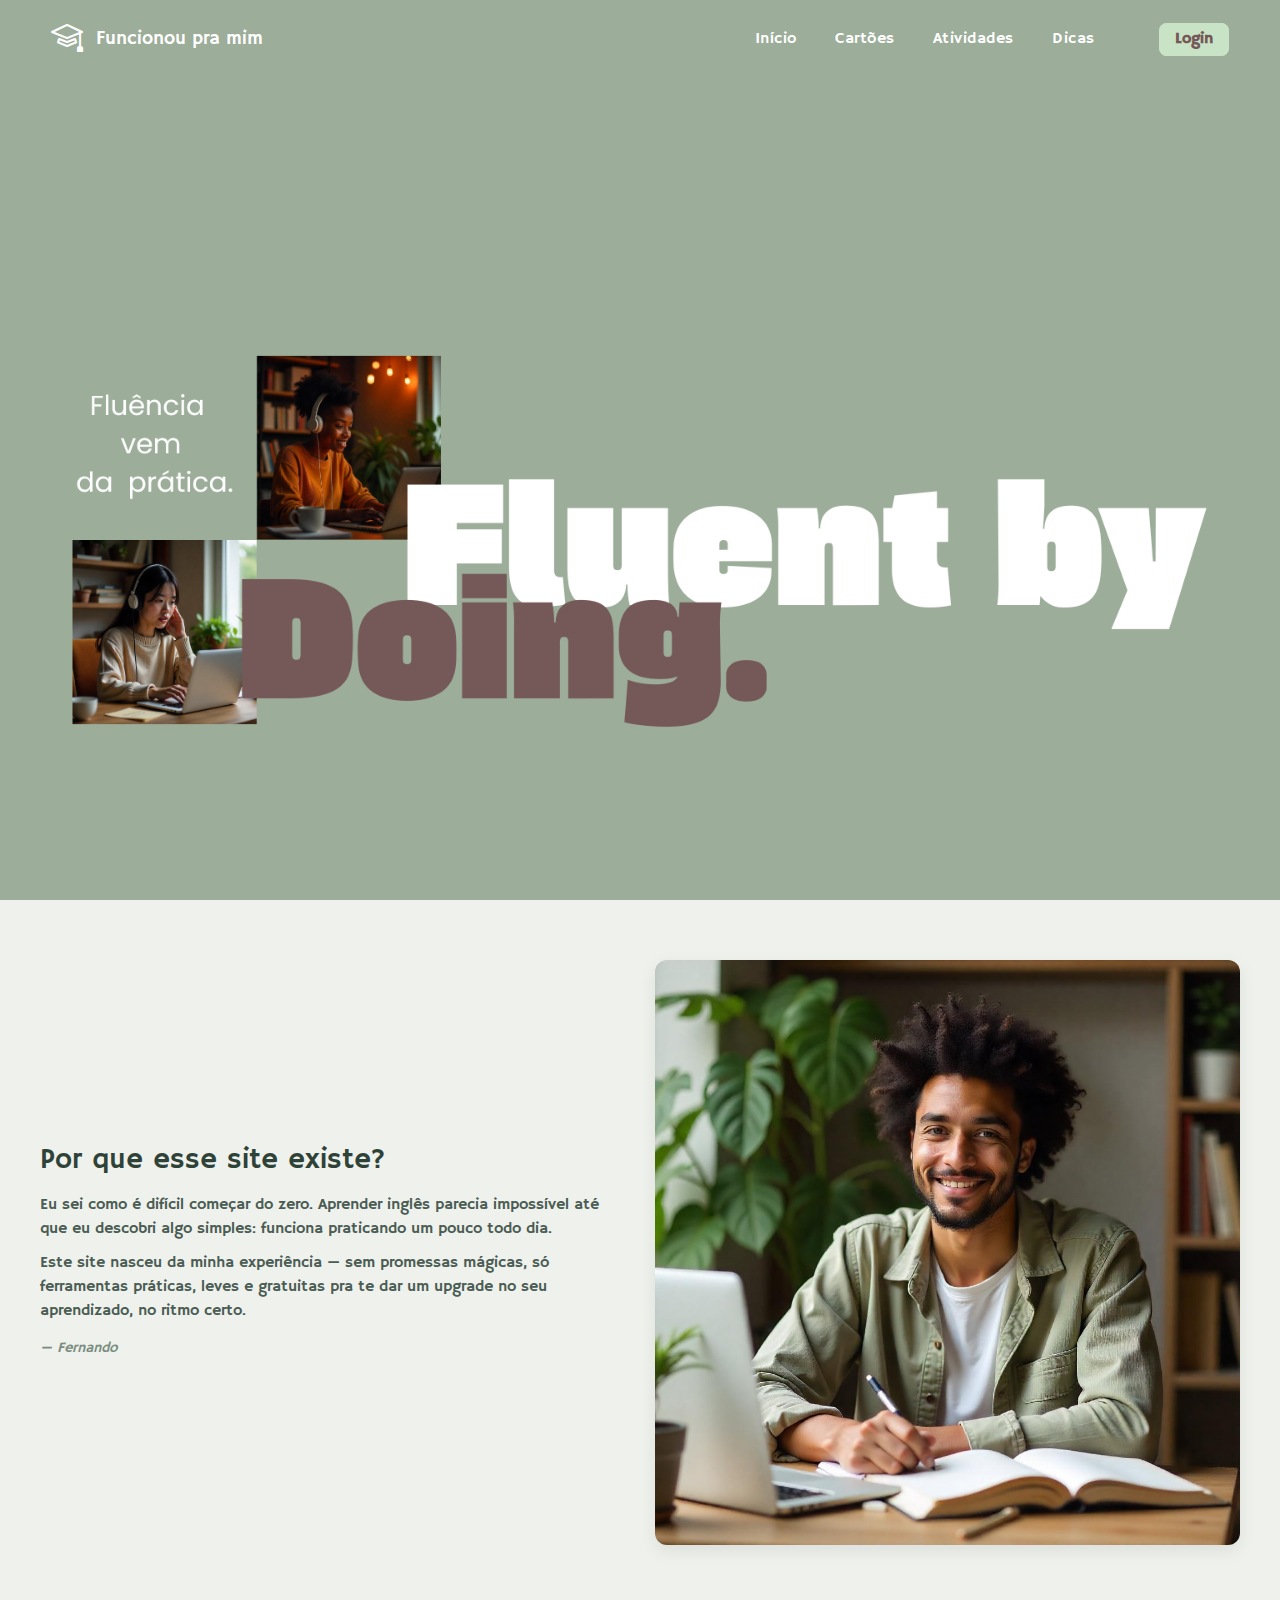
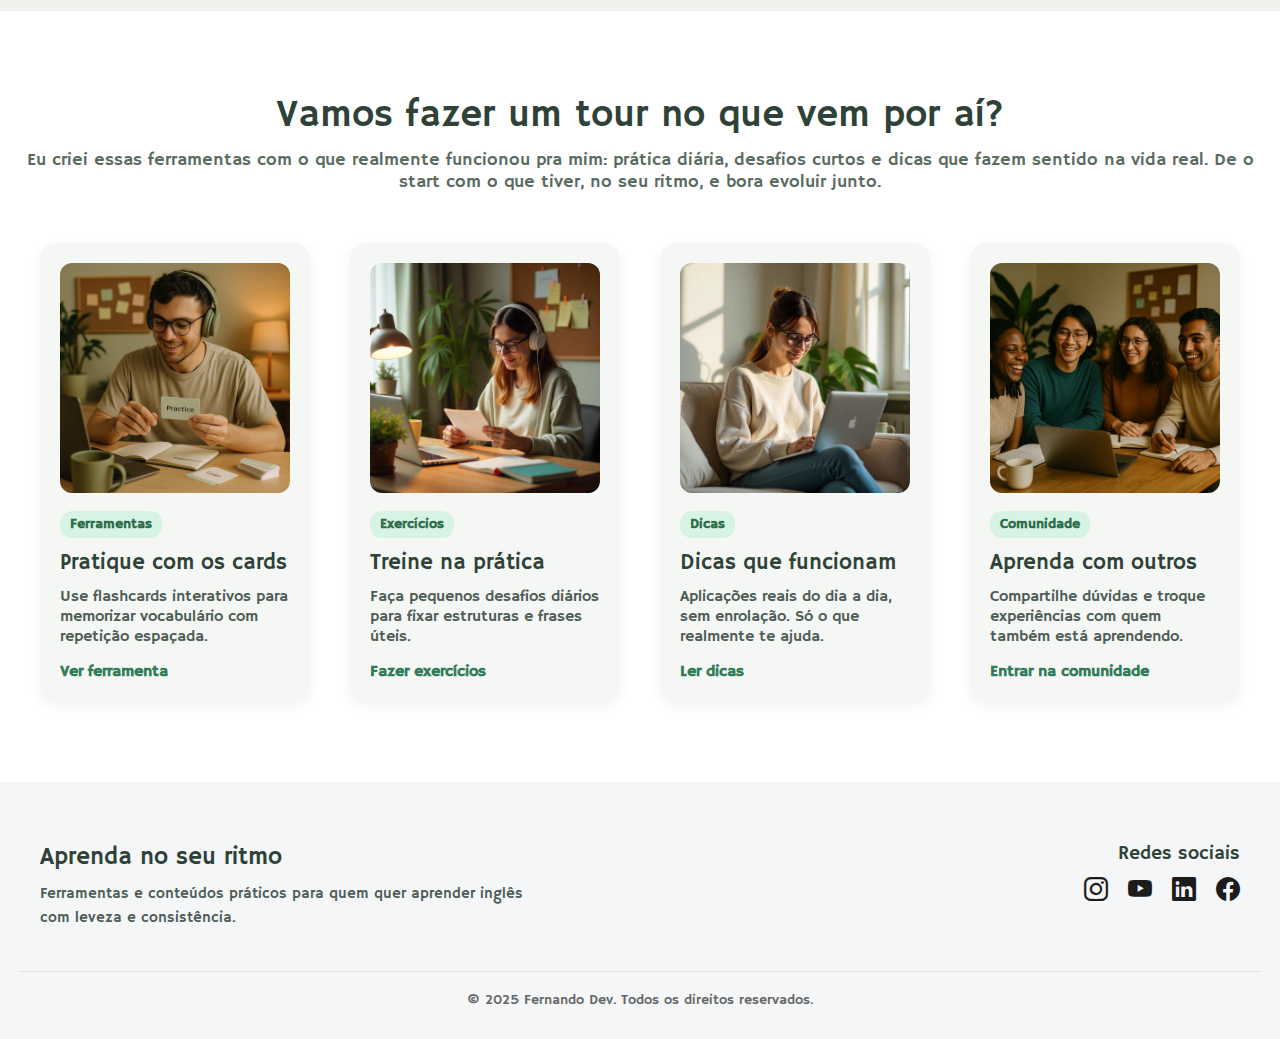
<file: index.html>
<!DOCTYPE html>
<html lang="pt-br">

<head>
    <meta charset="UTF-8">
    <meta name="viewport" content="width=device-width, initial-scale=1.0">
    <title>Funcionou pra mim</title>
</head>

<!-- Bootstrap & Icons -->
<link href="https://cdn.jsdelivr.net/npm/bootstrap-icons@1.10.5/font/bootstrap-icons.css" rel="stylesheet">


<!-- Fonts -->
<link rel="preconnect" href="https://fonts.googleapis.com">
<link rel="preconnect" href="https://fonts.gstatic.com" crossorigin>
<link href="https://fonts.googleapis.com/css2?family=Poppins:wght@400;600&display=swap" rel="stylesheet">

<link rel="preconnect" href="https://fonts.googleapis.com">
<link rel="preconnect" href="https://fonts.gstatic.com" crossorigin>
<link href="https://fonts.googleapis.com/css2?family=Hammersmith+One&display=swap" rel="stylesheet">


<!-- Stylesheets -->
<link rel="stylesheet" href="css/components/nav.css">
<link rel="stylesheet" href="css/components/home.css">
<link rel="stylesheet" href="css/components/reset.css">
<link rel="stylesheet" href="css/components/atividades.css">
<link rel="stylesheet" href="css/components/dicas.css">


<body>

    <header class="header">
        <div class="logo">
            <i class="bi bi-mortarboard"></i>
            <span class="logo-text">Funcionou pra mim</span>
        </div>
        <div class="nav-button-container">
            <nav class="nav" id="nav">
                <ul>
                    <li><a class="link-nav" href="index.html">Início</a></li>
                    <li><a class="link-nav" href="cartoes.html">Cartões</a></li>
                    <li><a class="link-nav" href="atividades.html">Atividades</a></li>
                    <li><a class="link-nav" href="dicas.html">Dicas</a></li>
                </ul>
            </nav>
            <div class="button-contato">
                <a class="button-nav login" href="login.html">Login</a>
            </div>
        </div>

        <div class="abrir-menu" id="menu-toggle">
            <i class="bi bi-list"></i>
        </div>

        <div class="menu-mobile" id="menu-mobile">
            <div class="btn-fechar" id="closeBtn">
                <i class="bi bi-x-lg"></i>
            </div>
            <nav>
                <ul>
                    <li><a class="link-nav" href="index.html">Início</a></li>
                    <li><a class="link-nav" href="cartoes.html">Cartões</a></li>
                    <li><a class="link-nav" href="atividades.html">Atividades</a></li>
                    <li><a class="link-nav" href="dicas.html">Dicas</a></li>
                    <li><a class="link-nav login" href="login.html">Login</a></li>
                </ul>
            </nav>
        </div>
        <div class="overlay-menu" id="overlay"></div>
    </header>

    <div class="home-banner">
        <div class="home">
            <img src="./assets/home5.png" alt="Estudando inglês" class="banner-home">
        </div>
    </div>

    <section id="inicio" class="sobre">
        <div class="container-sobre">
            <div class="sobre-texto">
                <h2>Por que esse site existe?</h2>
                <p>
                    Eu sei como é difícil começar do zero. Aprender inglês parecia impossível até que eu descobri algo
                    simples: <strong>funciona praticando um pouco todo dia.</strong>
                </p>
                <p>
                    Este site nasceu da minha experiência — sem promessas mágicas, só ferramentas práticas, leves e
                    gratuitas pra te dar um <span class="highlight-tour">upgrade</span> no seu aprendizado, no ritmo
                    certo.
                </p>
                <p class="assinatura">— Fernando</p>
            </div>
            <div class="sobre-imagem">
                <img src="assets/student1.png" alt="Estudante aprendendo inglês com leveza" />
            </div>
        </div>
    </section>





    <section id="recursos" class="recursos">
        <div class="recursos-header">
            <h2>Vamos fazer um <span class="highlight-tour">tour</span> no que vem por aí?</h2>
            <p>Eu criei essas ferramentas com o que realmente funcionou pra mim: prática diária, desafios curtos e dicas
                que fazem sentido na vida real.
                De o <span class="highlight-tour">start</span> com o que tiver, no seu ritmo, e bora evoluir junto.</p>
        </div>


        <div class="recursos-grid">
            <!-- Card 1 -->
            <div class="card">
                <img src="./assets/practice.png" alt="Ferramentas de estudo" />
                <span class="tag">Ferramentas</span>
                <h3>Pratique com os cards</h3>
                <p>Use flashcards interativos para memorizar vocabulário com repetição espaçada.</p>
                <a href="#" class="card-link">Ver ferramenta</a>
            </div>

            <!-- Card 2 -->
            <div class="card">
                <img src="./assets/practice2.jpeg" alt="Exercícios" />
                <span class="tag">Exercícios</span>
                <h3>Treine na prática</h3>
                <p>Faça pequenos desafios diários para fixar estruturas e frases úteis.</p>
                <a href="#" class="card-link">Fazer exercícios</a>
            </div>

            <!-- Card 3 -->
            <div class="card">
                <img src="./assets/Tips2.png" alt="Dicas" />
                <span class="tag">Dicas</span>
                <h3>Dicas que funcionam</h3>
                <p>Aplicações reais do dia a dia, sem enrolação. Só o que realmente te ajuda.</p>
                <a href="#" class="card-link">Ler dicas</a>
            </div>

            <!-- Card 4 -->
            <div class="card">
                <img src="./assets/Community2.png" alt="Comunidade" />
                <span class="tag">Comunidade</span>
                <h3>Aprenda com outros</h3>
                <p>Compartilhe dúvidas e troque experiências com quem também está aprendendo.</p>
                <a href="#" class="card-link">Entrar na comunidade</a>
            </div>
        </div>
    </section>




    <footer class="site-footer">
        <div class="footer-container">
            <div class="footer-brand">
                <h3>Aprenda no seu ritmo</h3>
                <p> Ferramentas e conteúdos práticos para quem quer aprender inglês<br>
                    com leveza e consistência.</p>
            </div>

            <div class="footer-social">
                <h4>Redes sociais</h4>
                <div class="social-icons">
                    <a href="#" aria-label="Instagram"><i class="bi bi-instagram"></i></a>
                    <a href="#" aria-label="YouTube"><i class="bi bi-youtube"></i></a>
                    <a href="#" aria-label="LinkedIn"><i class="bi bi-linkedin"></i></a>
                    <a href="#" aria-label="Facebook"><i class="bi bi-facebook"></i></a>
                </div>
            </div>
        </div>

        <div class="footer-bottom">
            <p>&copy; 2025 Fernando Dev. Todos os direitos reservados.</p>
        </div>
    </footer>








    <script src="js/components/nav.js"></script>
</body>

</html>
</file>
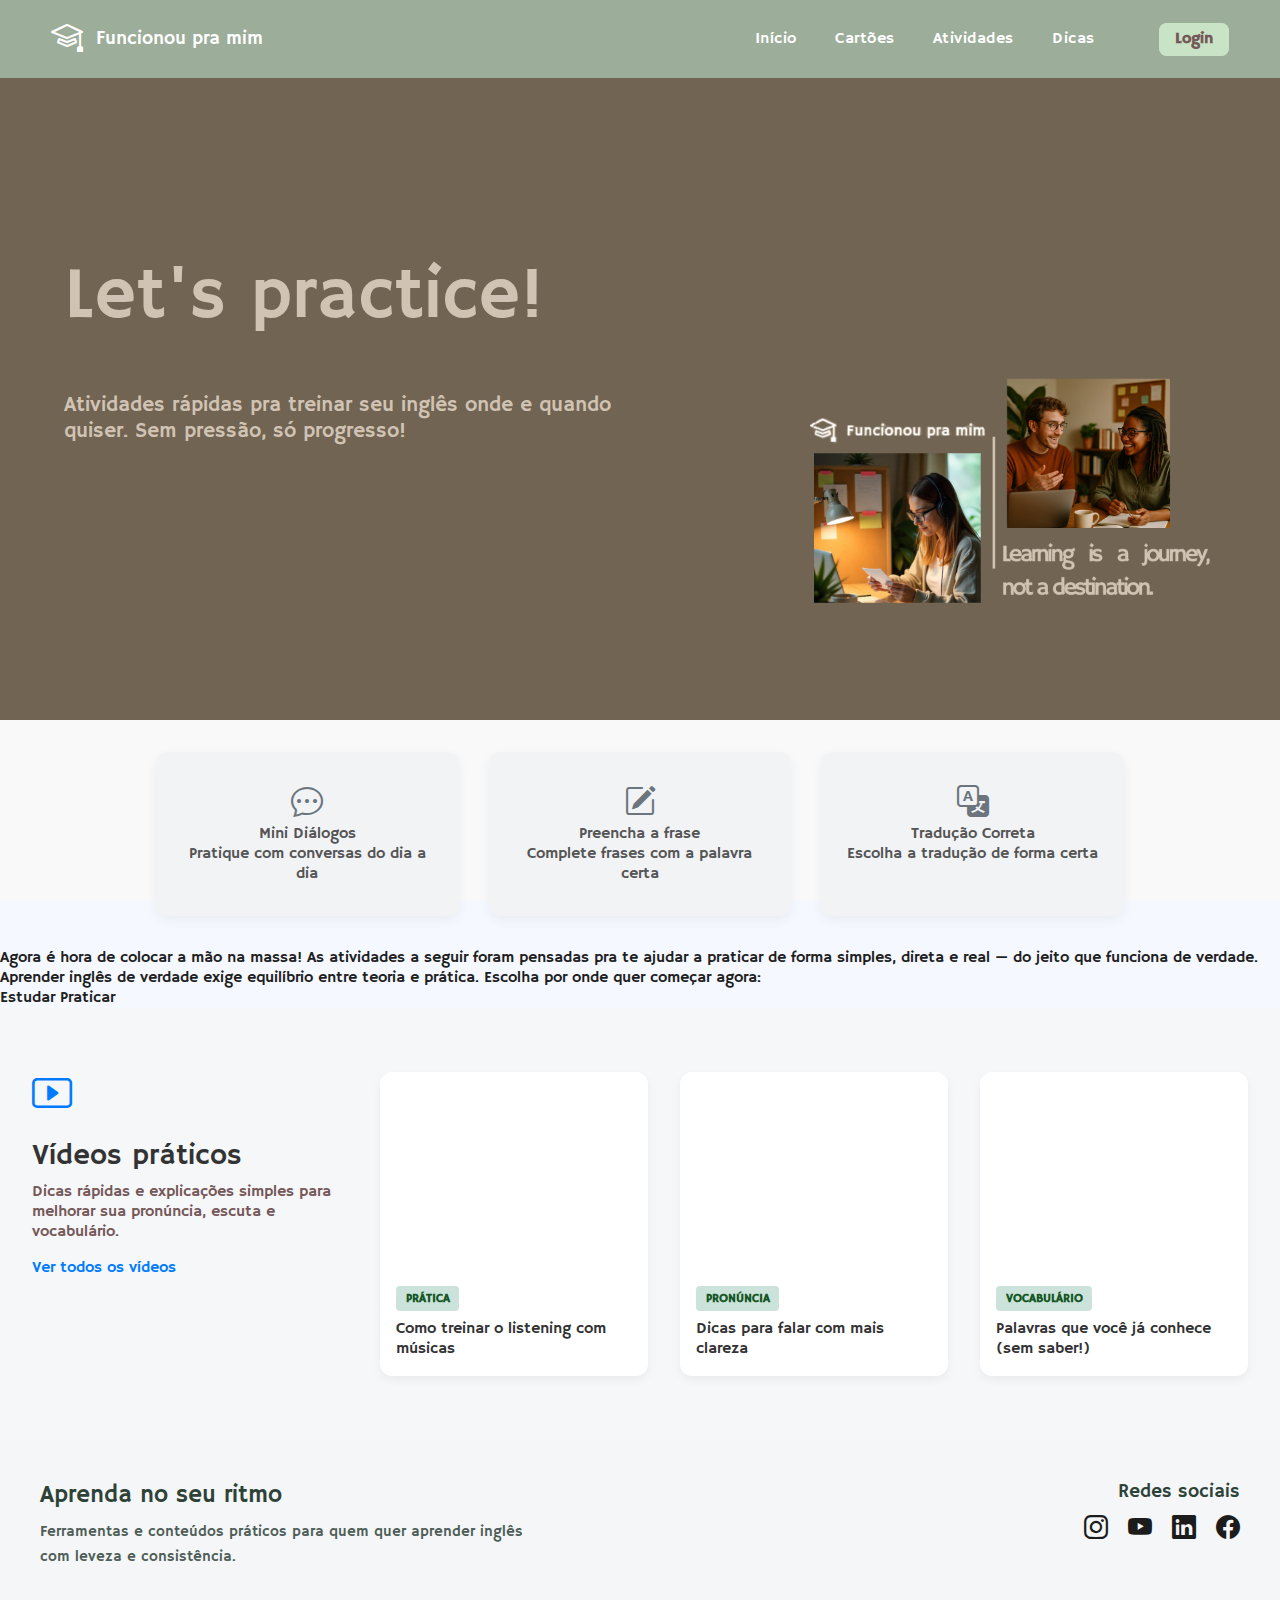
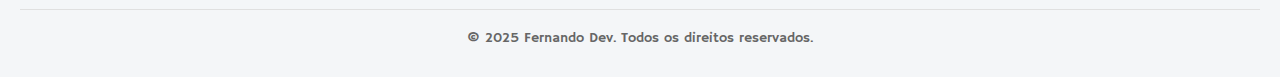
<file: atividades.html>
<!DOCTYPE html>
<html lang="pt-br">

<head>
    <meta charset="UTF-8">
    <meta name="viewport" content="width=device-width, initial-scale=1.0">
    <title>Funcionou pra mim</title>
</head>

<!-- Bootstrap & Icons -->
<link href="https://cdn.jsdelivr.net/npm/bootstrap-icons@1.10.5/font/bootstrap-icons.css" rel="stylesheet">


<!-- Fonts -->
<link rel="preconnect" href="https://fonts.googleapis.com">
<link rel="preconnect" href="https://fonts.gstatic.com" crossorigin>
<link href="https://fonts.googleapis.com/css2?family=Poppins:wght@400;600&display=swap" rel="stylesheet">

<link rel="preconnect" href="https://fonts.googleapis.com">
<link rel="preconnect" href="https://fonts.gstatic.com" crossorigin>
<link href="https://fonts.googleapis.com/css2?family=Hammersmith+One&display=swap" rel="stylesheet">

<!-- Stylesheets -->
<link rel="stylesheet" href="css/components/nav.css">
<link rel="stylesheet" href="css/components/login.css">
<link rel="stylesheet" href="css/components/reset.css">
<link rel="stylesheet" href="css/components/atividades.css">
<link rel="stylesheet" href="css/components/praticar.css">

<body>


    <header class="header">
        <div class="logo">
            <i class="bi bi-mortarboard"></i>
            <span class="logo-text">Funcionou pra mim</span>
        </div>
        <div class="nav-button-container">
            <nav class="nav" id="nav">
                <ul>
                    <li><a class="link-nav" href="index.html">Início</a></li>
                    <li><a class="link-nav" href="cartoes.html">Cartões</a></li>
                    <li><a class="link-nav" href="atividades.html">Atividades</a></li>
                    <li><a class="link-nav" href="dicas.html">Dicas</a></li>
                </ul>
            </nav>
            <div class="button-contato">
                <a class="button-nav login" href="login.html">Login</a>
            </div>
        </div>

        <div class="abrir-menu" id="menu-toggle">
            <i class="bi bi-list"></i>
        </div>

        <div class="menu-mobile" id="menu-mobile">
            <div class="btn-fechar" id="closeBtn">
                <i class="bi bi-x-lg"></i>
            </div>
            <nav>
                <ul>
                    <li><a class="link-nav" href="index.html">Início</a></li>
                    <li><a class="link-nav" href="cartoes.html">Cartões</a></li>
                    <li><a class="link-nav" href="atividades.html">Atividades</a></li>
                    <li><a class="link-nav" href="dicas.html">Dicas</a></li>
                    <li><a class="link-nav login" href="login.html">Login</a></li>
                </ul>
            </nav>
        </div>
        <div class="overlay-menu" id="overlay"></div>
    </header>



    <div class="home-banner">
        <div class="home">
            <img src="./assets/atividades.png" alt="Estudando inglês" class="banner-home">
            <section class="intro-atividades">
                <h1>Let's practice!</h1>
                <p>Atividades rápidas pra treinar seu inglês onde e quando quiser. Sem pressão, só progresso!</p>
            </section>
        </div>
    </div>




    <!--Cards clicáveis das atividades:-->
    <section class="atividades-grid">
        <div class="atividade-card">
            <i class="bi bi-chat-dots"></i>
            <p><strong>Mini Diálogos</strong><br>Pratique com conversas do dia a dia</p>
        </div>
        <div class="atividade-card">
            <i class="bi bi-pencil-square"></i>
            <p><strong>Preencha a frase</strong><br>Complete frases com a palavra certa</p>
        </div>
        <div class="atividade-card">
            <i class="bi bi-translate"></i>
            <p><strong>Tradução Correta</strong><br>Escolha a tradução de forma certa</p>
        </div>
    </section>



    <!--Botoe de estudo-->
    <section class="cta-estudo-pratica">
        <div class="cta-conteudo">
            <p class="texto-button">
                Agora é hora de colocar a mão na massa!
                As atividades a seguir foram pensadas pra te ajudar a praticar de forma simples, direta e real —
                do jeito que funciona de verdade.
            </p>

            <p>
                Aprender inglês de verdade exige equilíbrio entre teoria e prática. Escolha por onde quer começar agora:
            </p>

            <div class="cta-botoes">
                <a href="#estudo" class="btn-estudar">Estudar</a>
                <a href="#praticar" class="btn-praticar">Praticar</a>
            </div>
        </div>
    </section>



    <!--galeria de video-aulas-->
    <section class="galeria-videos">
        <div class="intro-videos">
            <i class="bi bi-play-btn"></i>
            <h2>Vídeos práticos</h2>
            <p>Dicas rápidas e explicações simples para melhorar sua pronúncia, escuta e vocabulário.</p>
            <a href="#">Ver todos os vídeos</a>
        </div>


        <div class="videos-grid">
            <div class="video-card">
                <iframe src="https://www.youtube.com/embed/bSuvOVH0aSQ" title="Exemplo 1" allowfullscreen></iframe>
                <span class="tag">PRÁTICA</span>
                <h3>Como treinar o listening com músicas</h3>
            </div>

            <div class="video-card">
                <iframe src="https://www.youtube.com/embed/NqTnQd8DT3k" title="Exemplo 2" allowfullscreen></iframe>
                <span class="tag">PRONÚNCIA</span>
                <h3>Dicas para falar com mais clareza</h3>
            </div>

            <div class="video-card">
                <iframe src="https://www.youtube.com/embed/U0Qgmf5g9Jw" title="Exemplo 3" allowfullscreen></iframe>
                <span class="tag">VOCABULÁRIO</span>
                <h3>Palavras que você já conhece (sem saber!)</h3>
            </div>
        </div>
    </section>




    <footer class="site-footer">
        <div class="footer-container">
            <div class="footer-brand">
                <h3>Aprenda no seu ritmo</h3>
                <p> Ferramentas e conteúdos práticos para quem quer aprender inglês<br>
                    com leveza e consistência.</p>
            </div>

            <div class="footer-social">
                <h4>Redes sociais</h4>
                <div class="social-icons">
                    <a href="#" aria-label="Instagram"><i class="bi bi-instagram"></i></a>
                    <a href="#" aria-label="YouTube"><i class="bi bi-youtube"></i></a>
                    <a href="#" aria-label="LinkedIn"><i class="bi bi-linkedin"></i></a>
                    <a href="#" aria-label="Facebook"><i class="bi bi-facebook"></i></a>
                </div>
            </div>
        </div>

        <div class="footer-bottom">
            <p>&copy; 2025 Fernando Dev. Todos os direitos reservados.</p>
        </div>
    </footer>













    <script src="js/components/atividades.js"></script>
    <script src="js/components/nav.js"></script>
</body>

</html>
</file>
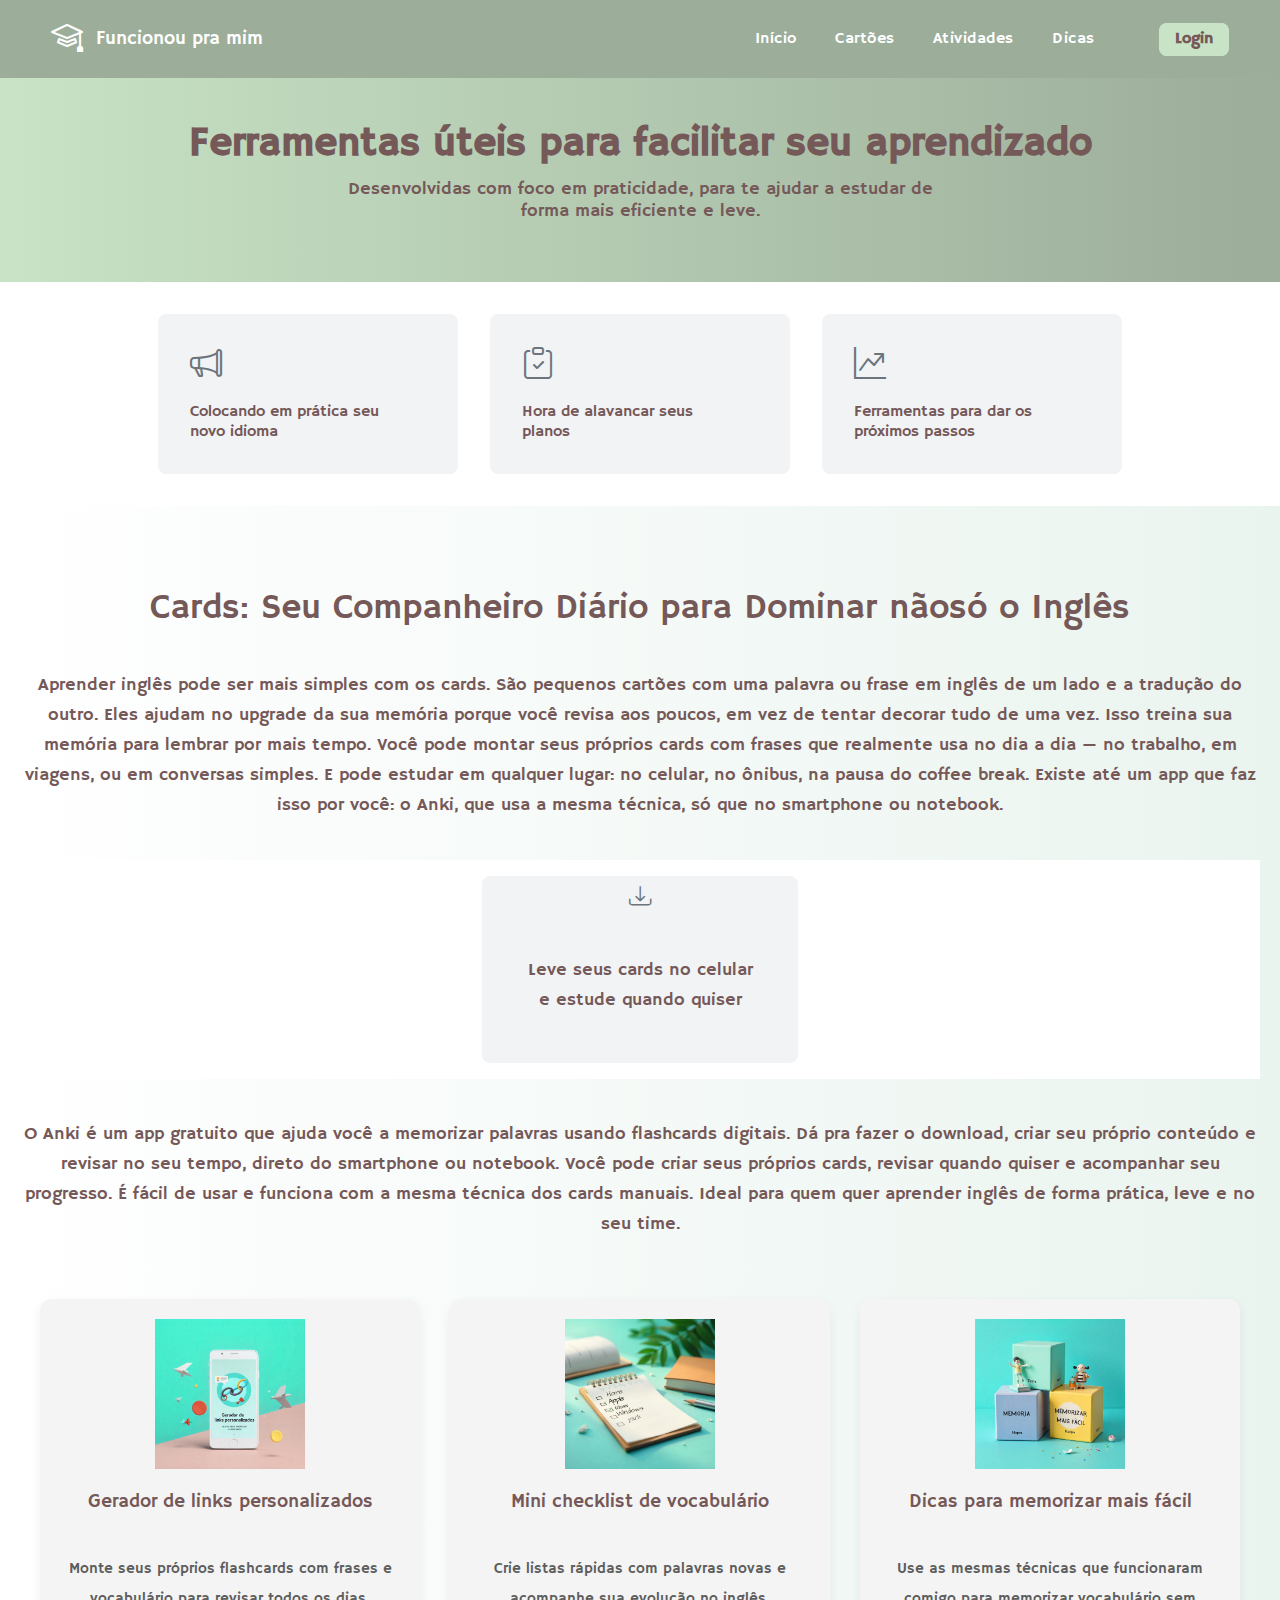
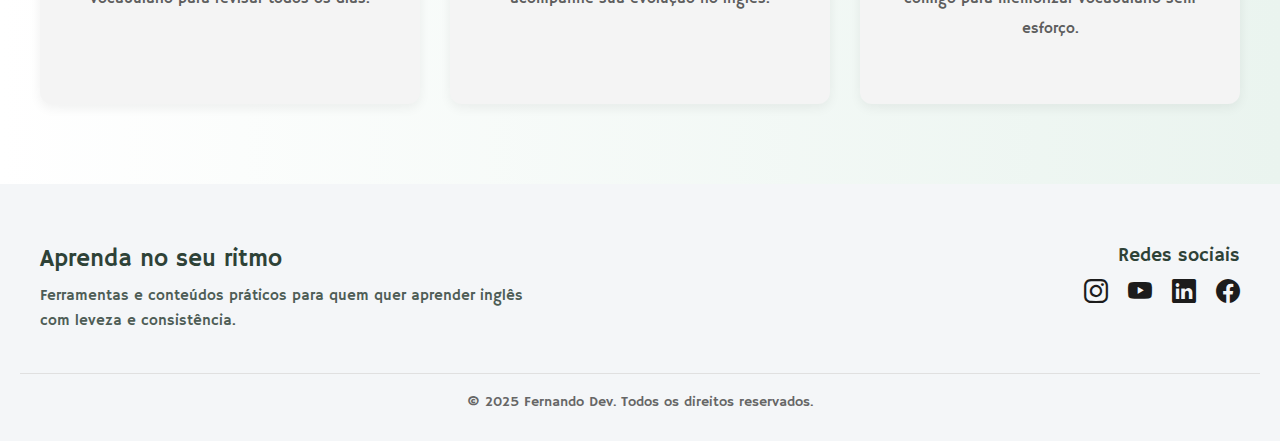
<file: cartoes.html>
<!DOCTYPE html>
<html lang="pt-br">

<head>
    <meta charset="UTF-8">
    <meta name="viewport" content="width=device-width, initial-scale=1.0">
    <title>Funcionou pra mim</title>
</head>

<!-- Bootstrap & Icons -->
<link href="https://cdn.jsdelivr.net/npm/bootstrap-icons@1.10.5/font/bootstrap-icons.css" rel="stylesheet">


<!-- Fonts -->
<link rel="preconnect" href="https://fonts.googleapis.com">
<link rel="preconnect" href="https://fonts.gstatic.com" crossorigin>
<link href="https://fonts.googleapis.com/css2?family=Poppins:wght@400;600&display=swap" rel="stylesheet">

<link rel="preconnect" href="https://fonts.googleapis.com">
<link rel="preconnect" href="https://fonts.gstatic.com" crossorigin>
<link href="https://fonts.googleapis.com/css2?family=Hammersmith+One&display=swap" rel="stylesheet">

<!-- Stylesheets -->
<link rel="stylesheet" href="css/components/reset.css">
<link rel="stylesheet" href="css/components/cartoes.css">
<link rel="stylesheet" href="css/components/nav.css">
<link rel="stylesheet" href="css/components/home.css">
<link rel="stylesheet" href="css/components/atividades.css">


<body>

    <header class="header">
        <div class="logo">
            <i class="bi bi-mortarboard"></i>
            <span class="logo-text">Funcionou pra mim</span>
        </div>
        <div class="nav-button-container">
            <nav class="nav" id="nav">
                <ul>
                    <li><a class="link-nav" href="index.html">Início</a></li>
                    <li><a class="link-nav" href="cartoes.html">Cartões</a></li>
                    <li><a class="link-nav" href="atividades.html">Atividades</a></li>
                    <li><a class="link-nav" href="#dicas">Dicas</a></li>
                </ul>
            </nav>
            <div class="button-contato">
                <a class="button-nav login" href="login.html">Login</a>
            </div>
        </div>

        <div class="abrir-menu" id="menu-toggle">
            <i class="bi bi-list"></i>
        </div>

        <div class="menu-mobile" id="menu-mobile">
            <div class="btn-fechar" id="closeBtn">
                <i class="bi bi-x-lg"></i>
            </div>
            <nav>
                <ul>
                    <li><a class="link-nav" href="index.html">Início</a></li>
                    <li><a class="link-nav" href="cartoes.html">Cartões</a></li>
                    <li><a class="link-nav" href="atividades.html">Atividades</a></li>
                    <li><a class="link-nav" href="#dicas">Dicas</a></li>
                    <li><a class="link-nav login" href="login.html">Login</a></li>
                </ul>
            </nav>
        </div>
        <div class="overlay-menu" id="overlay"></div>
    </header>


    <section class="apresentacao-ferramentas">
        <div class="container">
            <h1>Ferramentas úteis para facilitar seu aprendizado</h2>
                <p>Desenvolvidas com foco em praticidade, para te ajudar a estudar de forma mais eficiente e leve.</p>
        </div>
    </section>



    <section class="cards-container">
        <!-- Card 1 -->
        <div class="card-item">
            <i class="bi bi-megaphone"></i>
            <p>
                Colocando em prática seu<br>
                <strong>novo idioma</strong>
            </p>
        </div>

        <!-- Card 2 -->
        <div class="card-item">
            <i class="bi bi-clipboard-check"></i>
            <p>
                Hora de alavancar seus<br>
                <strong>planos</strong>
            </p>
        </div>

        <!-- Card 3 -->
        <div class="card-item">
            <i class="bi bi-graph-up-arrow"></i>
            <p>
                Ferramentas para dar os<br>
                <strong>próximos passos</strong>
            </p>
        </div>
    </section>


    <section class="ferramentas-destaque" id="ferramentas">
        <div class="container">
            <h2>Cards: Seu Companheiro Diário para Dominar <span class="alerta">não</span>só o Inglês</h2>
            <p class="top">Aprender inglês pode ser mais simples com os <span class="highlight-tour">cards</span>. São
                pequenos cartões com uma palavra ou
                frase em
                inglês de um lado e a tradução do outro.

                Eles ajudam no <span class="highlight-tour">upgrade</span> da sua memória porque você revisa aos poucos,
                em vez de tentar decorar tudo de uma vez.
                Isso treina sua memória para lembrar por mais tempo.

                Você pode montar seus próprios cards com frases que realmente usa no dia a dia — no trabalho, em
                viagens, ou em conversas simples.

                E pode estudar em qualquer lugar: no celular, no ônibus, na pausa do <span class="highlight-tour">coffee
                    break</span>.

                Existe até um app que faz isso por você: o Anki, que usa a mesma técnica, só que no <span
                    class="highlight-tour">smartphone ou notebook.</span>
            </p>
            <div class="download-wrapper">
                <a href="https://apps.ankiweb.net" target="_blank" class="card-download">
                    <i class="bi bi-download"></i>
                    <p>
                        Leve seus cards no celular<br>
                        <strong>e estude quando quiser</strong>
                    </p>
                </a>
            </div>

            <p class="bot">
                O Anki é um app gratuito que ajuda você a memorizar palavras usando <span
                    class="highlight-tour">flashcards</span> digitais. Dá pra fazer o
                <span class="highlight-tour">download</span>, criar seu próprio conteúdo e revisar no seu tempo, direto
                do <span class="highlight-tour">smartphone</span> ou <span class="highlight-tour">notebook.</span>
                Você pode criar seus próprios <span class="highlight-tour">cards</span>, revisar quando quiser e
                acompanhar seu progresso.
                É fácil de usar e funciona com a mesma técnica dos cards manuais.
                Ideal para quem quer aprender inglês de forma prática, leve e no seu <span
                    class="highlight-tour">time</span>.
            </p>

            <div class="cards-ferramentas">
                <div class="card-ferramenta">
                    <img src="./assets/Monte seus próprios flashcards.png" alt="Gerador de links personalizados">
                    <h3>Gerador de links personalizados</h3>
                    <p>Monte seus próprios flashcards com frases e vocabulário para revisar todos os dias.</p>
                </div>

                <div class="card-ferramenta">
                    <img src="./assets/Home Apple.png" alt="Mini checklist de vocabulário">
                    <h3>Mini checklist de vocabulário</h3>
                    <p>Crie listas rápidas com palavras novas e acompanhe sua evolução no inglês.</p>
                </div>

                <div class="card-ferramenta">
                    <img src="./assets/memorizar.png" alt="Dicas para memorizar mais fácil">
                    <h3>Dicas para memorizar mais fácil</h3>
                    <p>Use as mesmas técnicas que funcionaram comigo para memorizar vocabulário sem esforço.</p>
                </div>

            </div>
        </div>
        </div>
    </section>

    <footer class="site-footer">
        <div class="footer-container">
            <div class="footer-brand">
                <h3>Aprenda no seu ritmo</h3>
                <p> Ferramentas e conteúdos práticos para quem quer aprender inglês<br>
                    com leveza e consistência.</p>
            </div>

            <div class="footer-social">
                <h4>Redes sociais</h4>
                <div class="social-icons">
                    <a href="#" aria-label="Instagram"><i class="bi bi-instagram"></i></a>
                    <a href="#" aria-label="YouTube"><i class="bi bi-youtube"></i></a>
                    <a href="#" aria-label="LinkedIn"><i class="bi bi-linkedin"></i></a>
                    <a href="#" aria-label="Facebook"><i class="bi bi-facebook"></i></a>
                </div>
            </div>
        </div>

        <div class="footer-bottom">
            <p>&copy; 2025 Fernando Dev. Todos os direitos reservados.</p>
        </div>
    </footer>








    <script src="js/components/nav.js"></script>
</body>

</html>
</file>
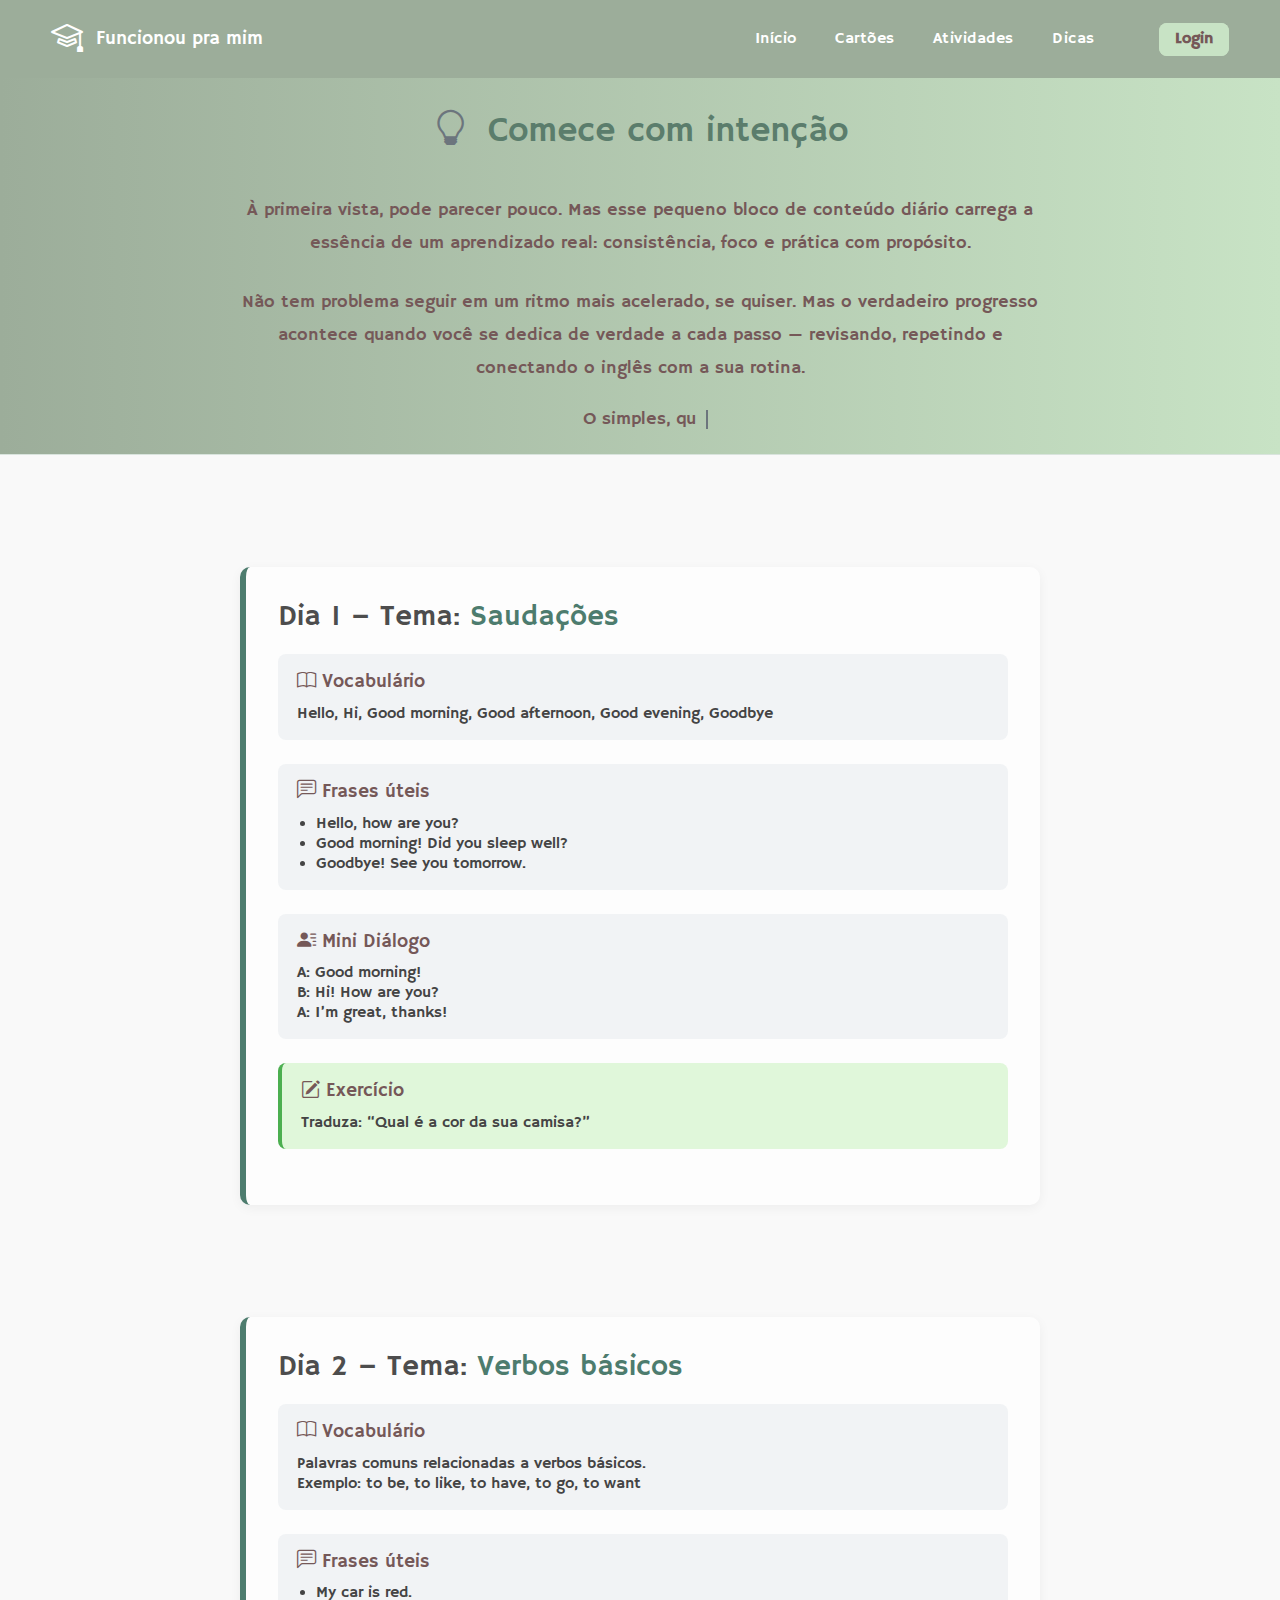
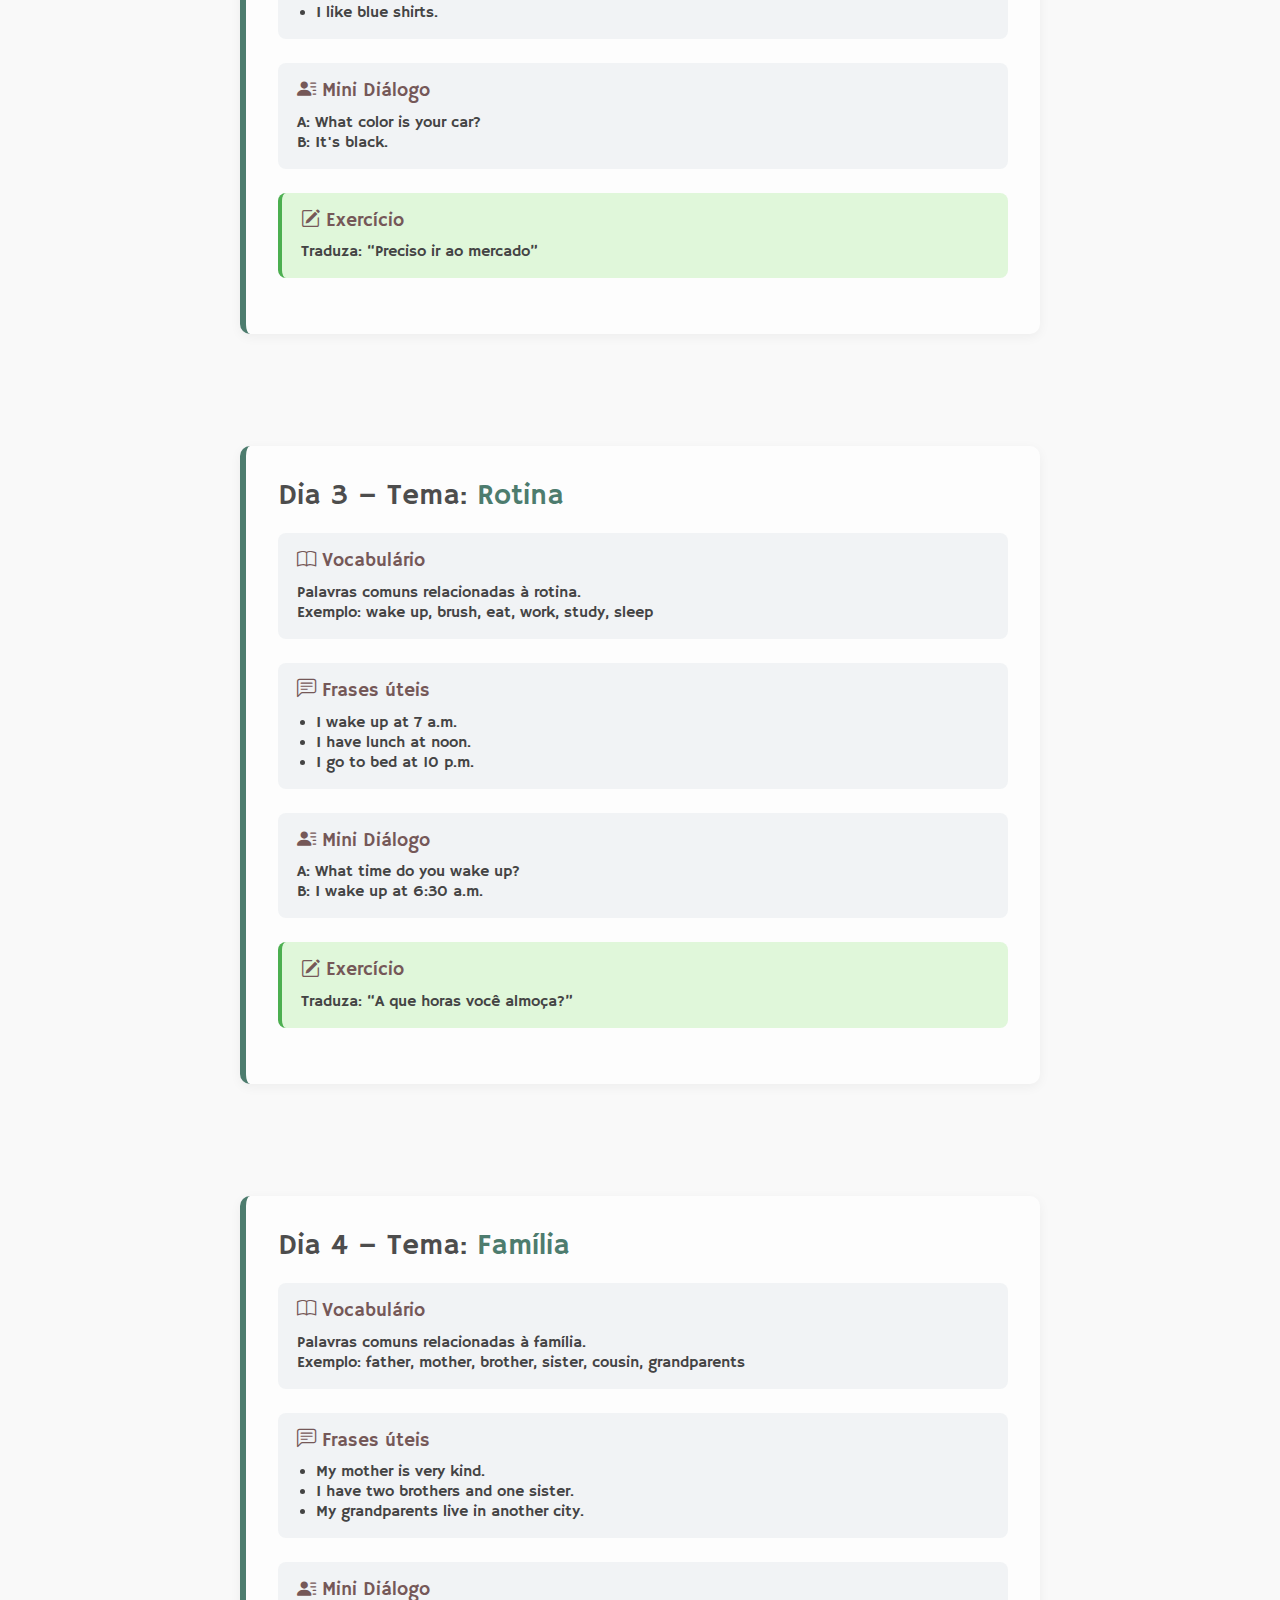
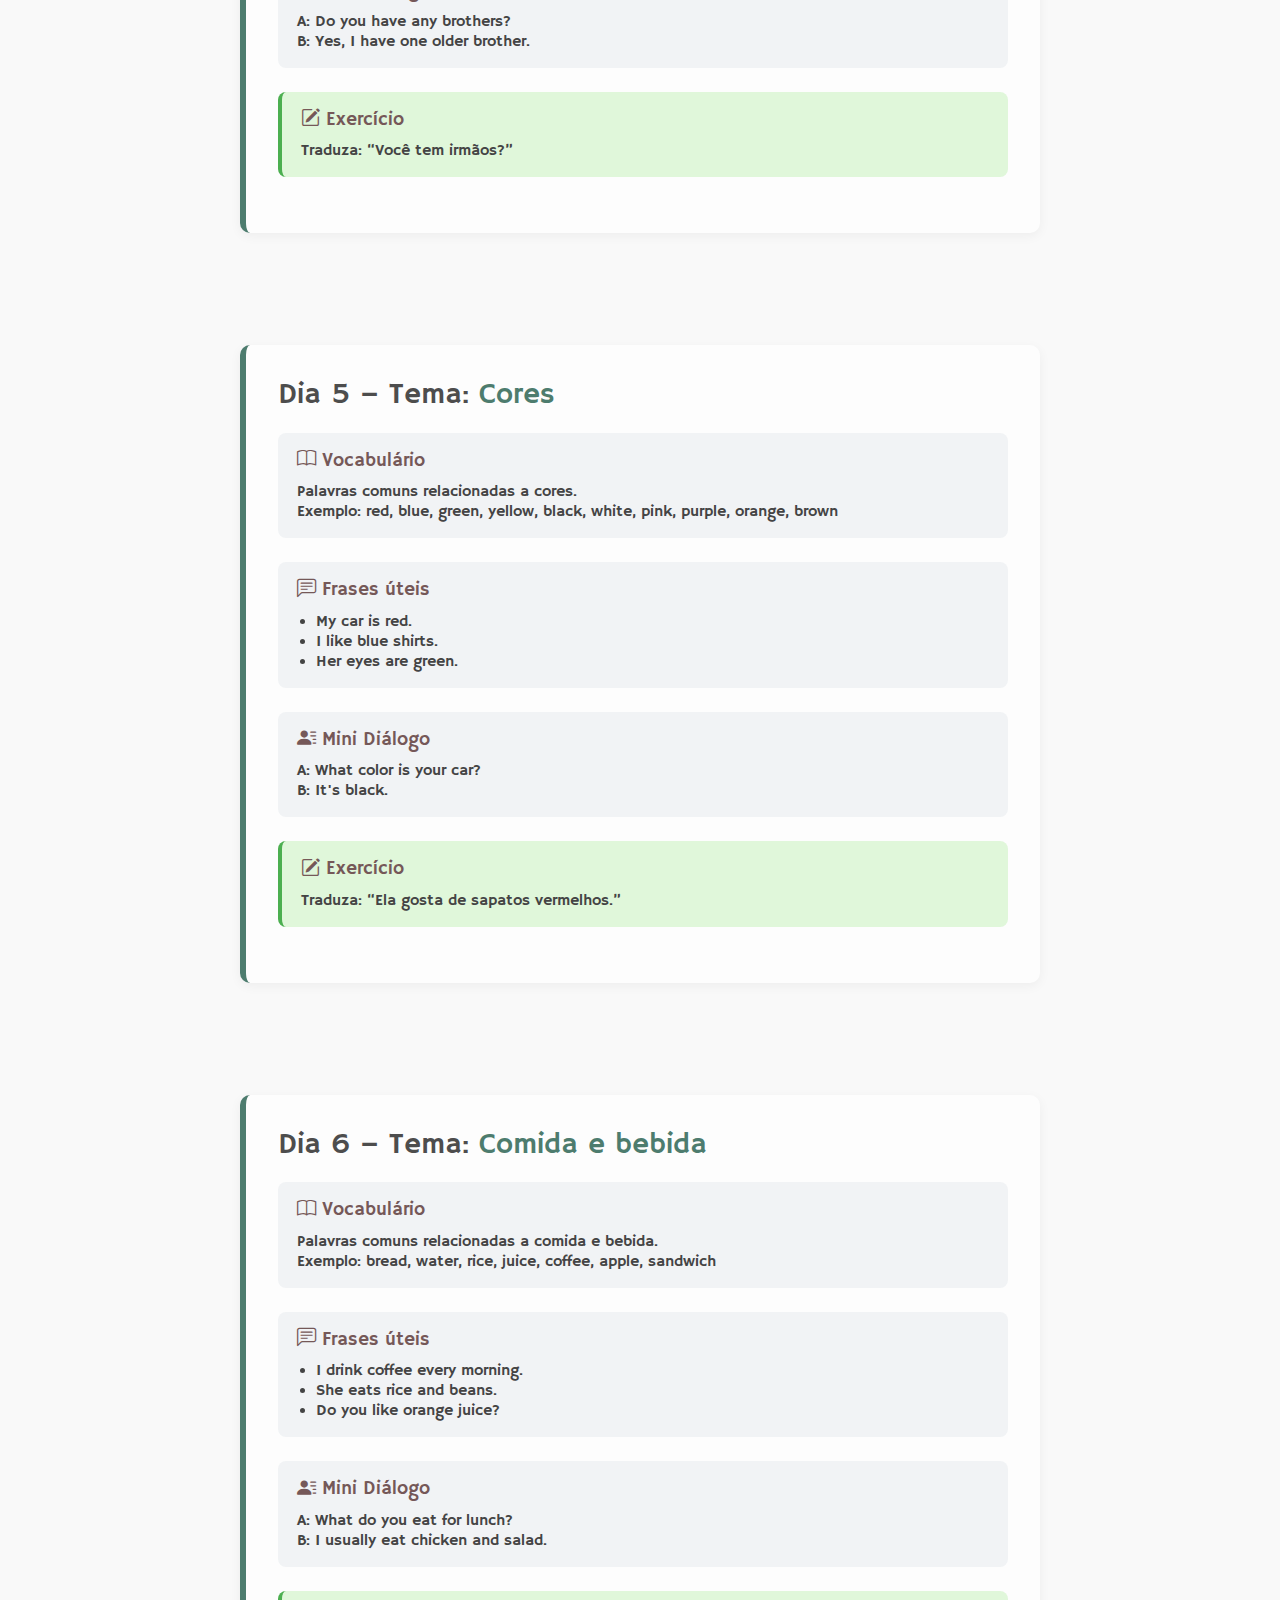
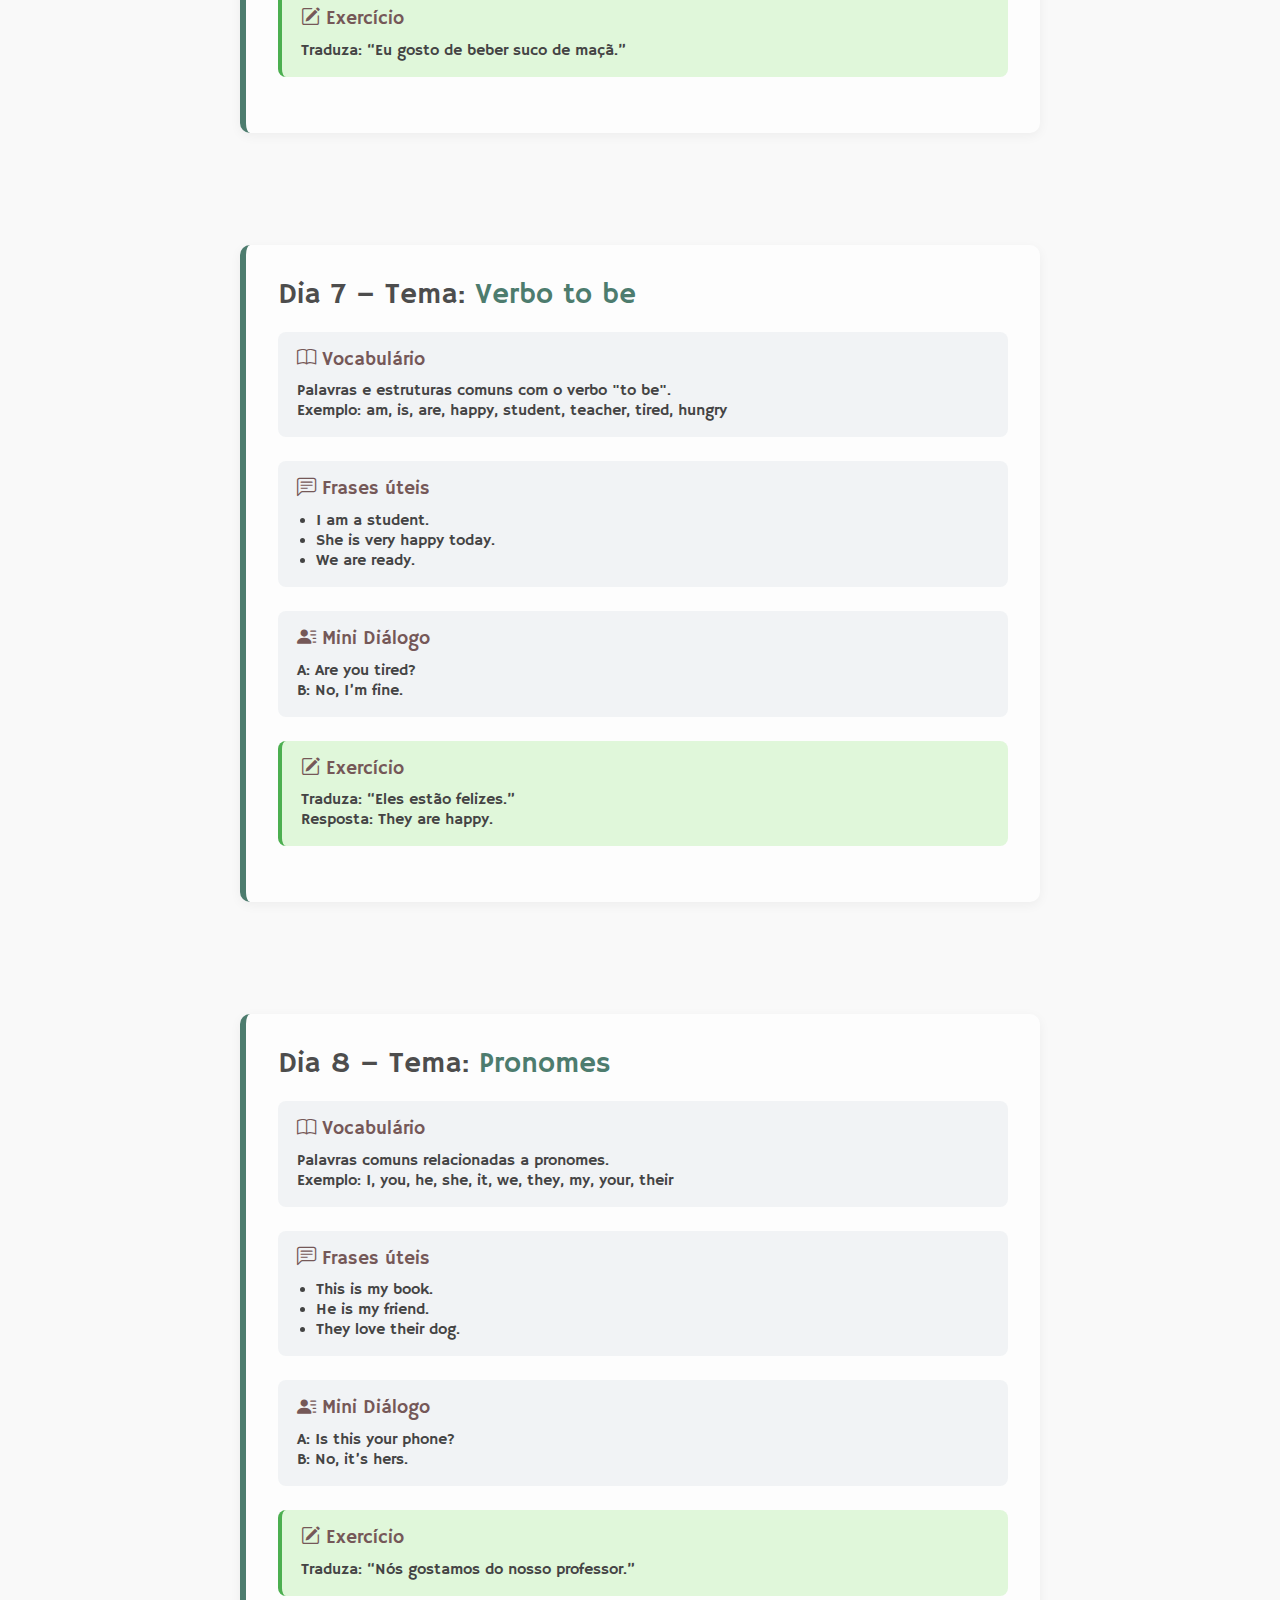
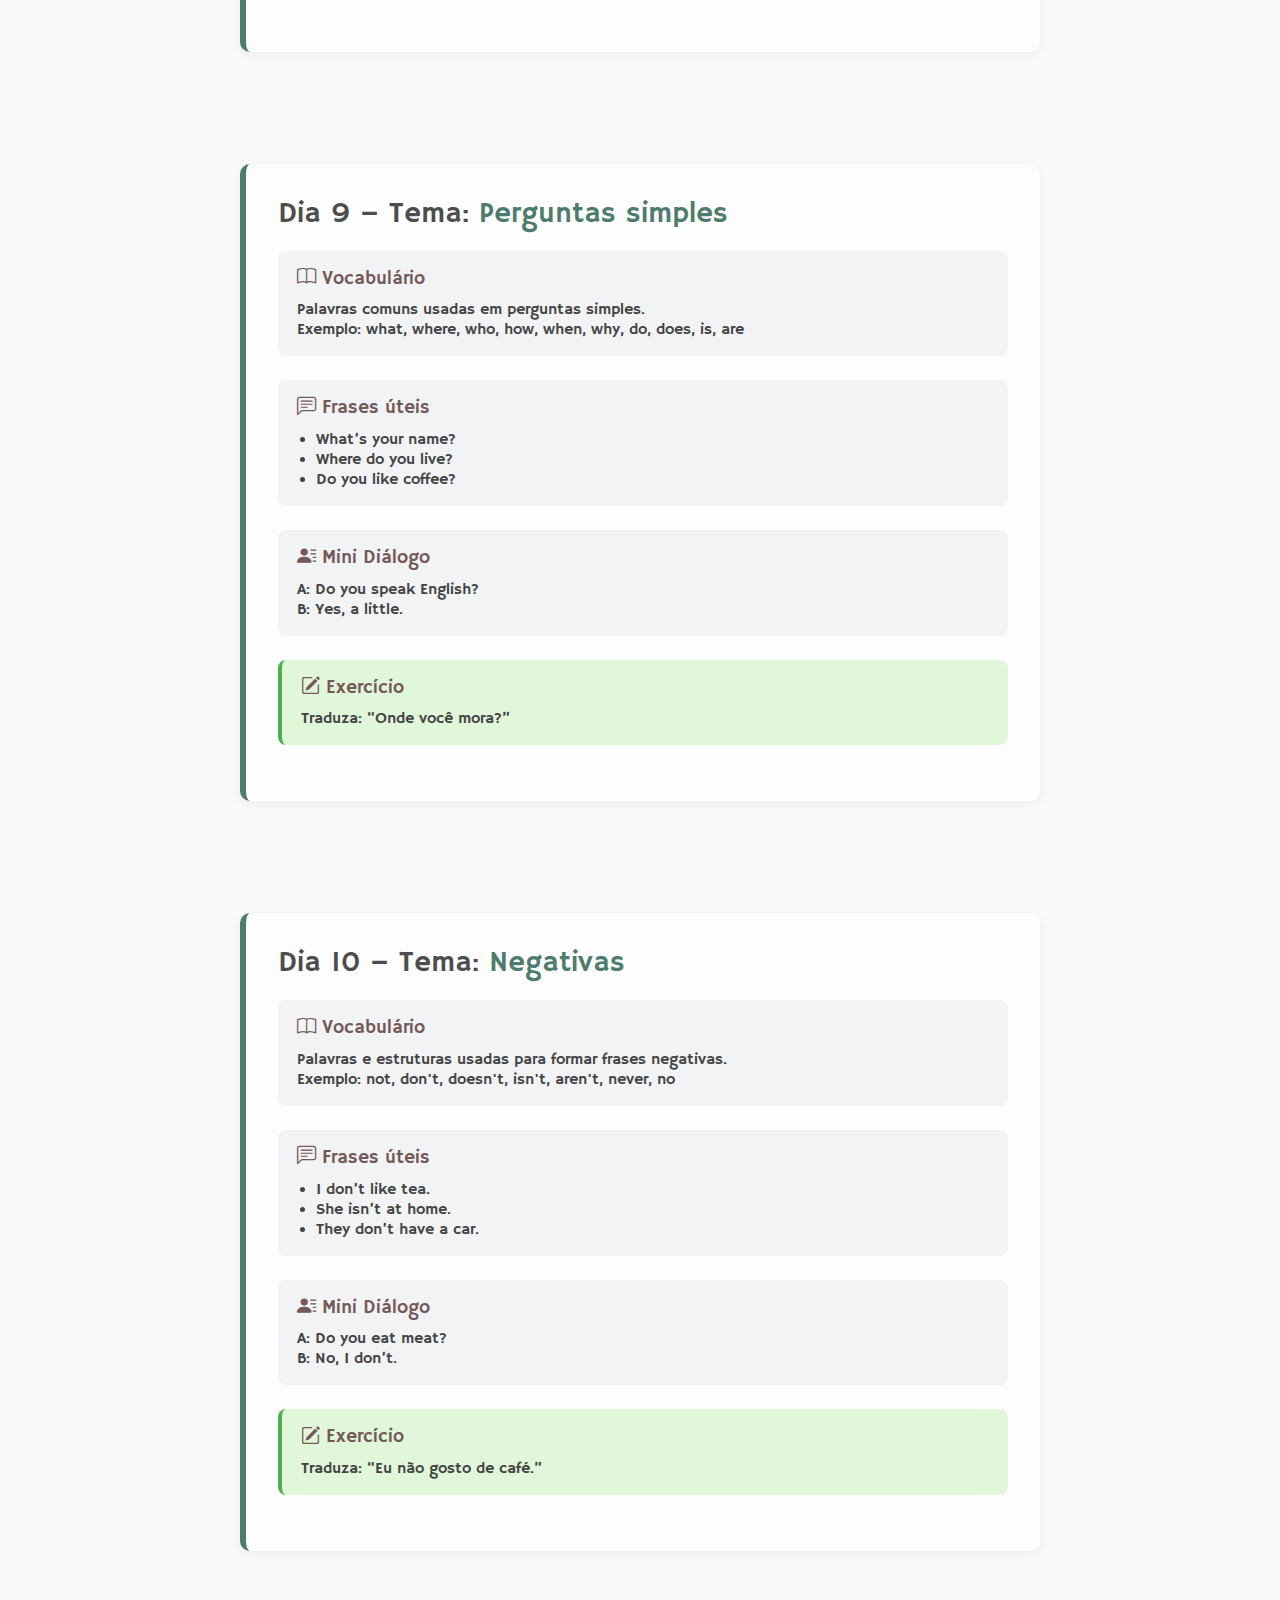
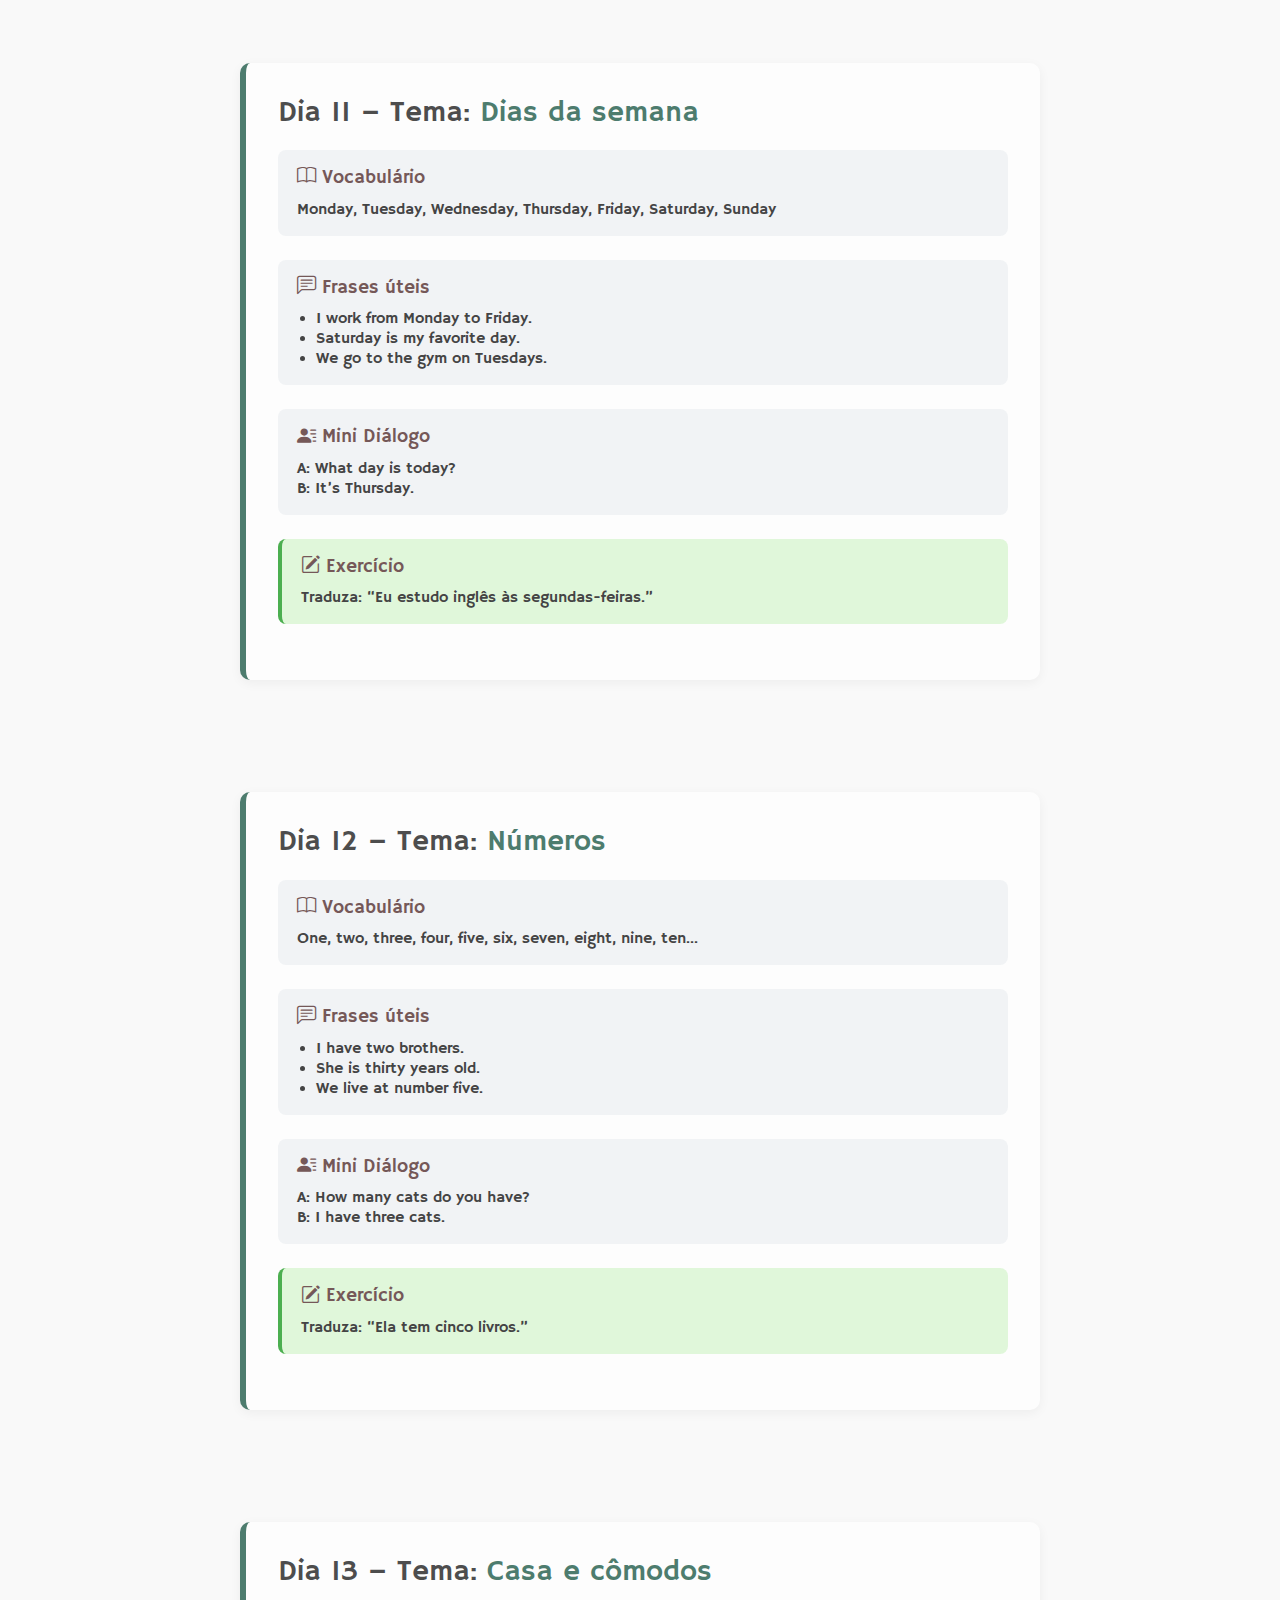
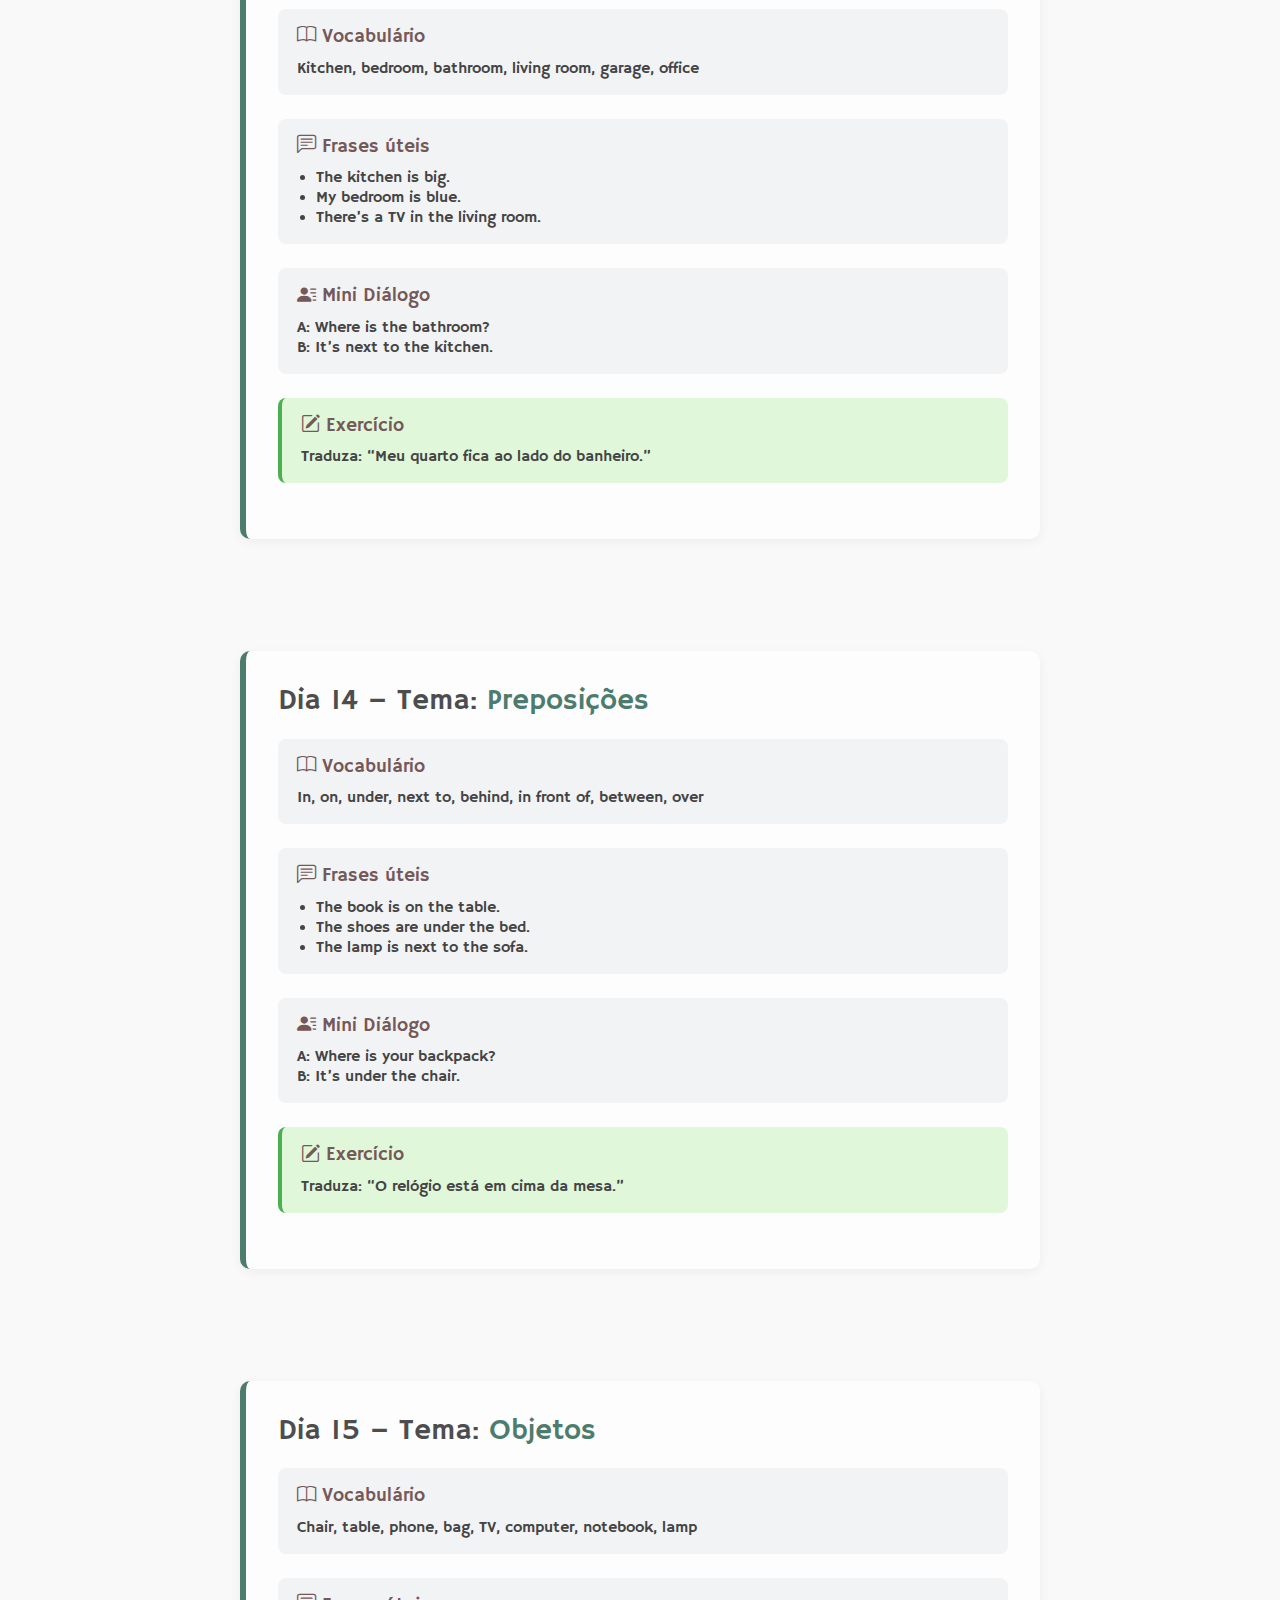
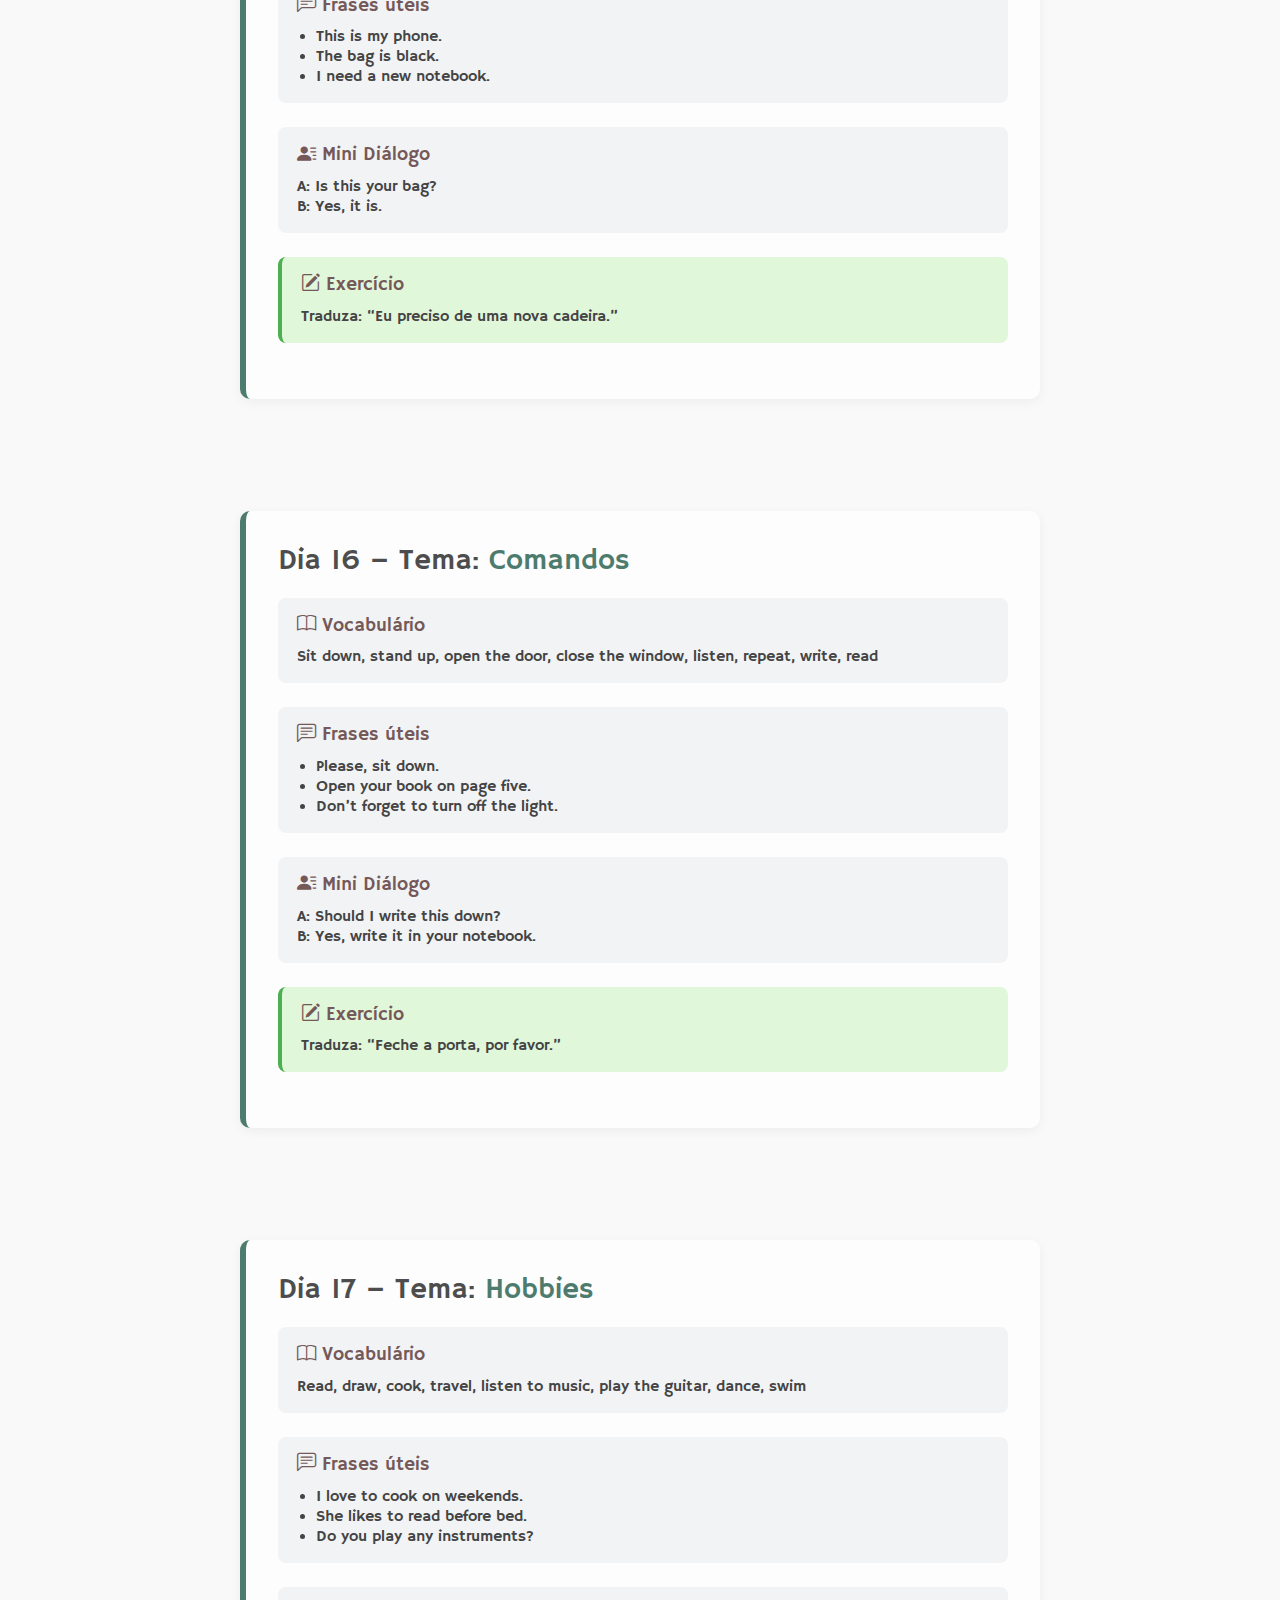
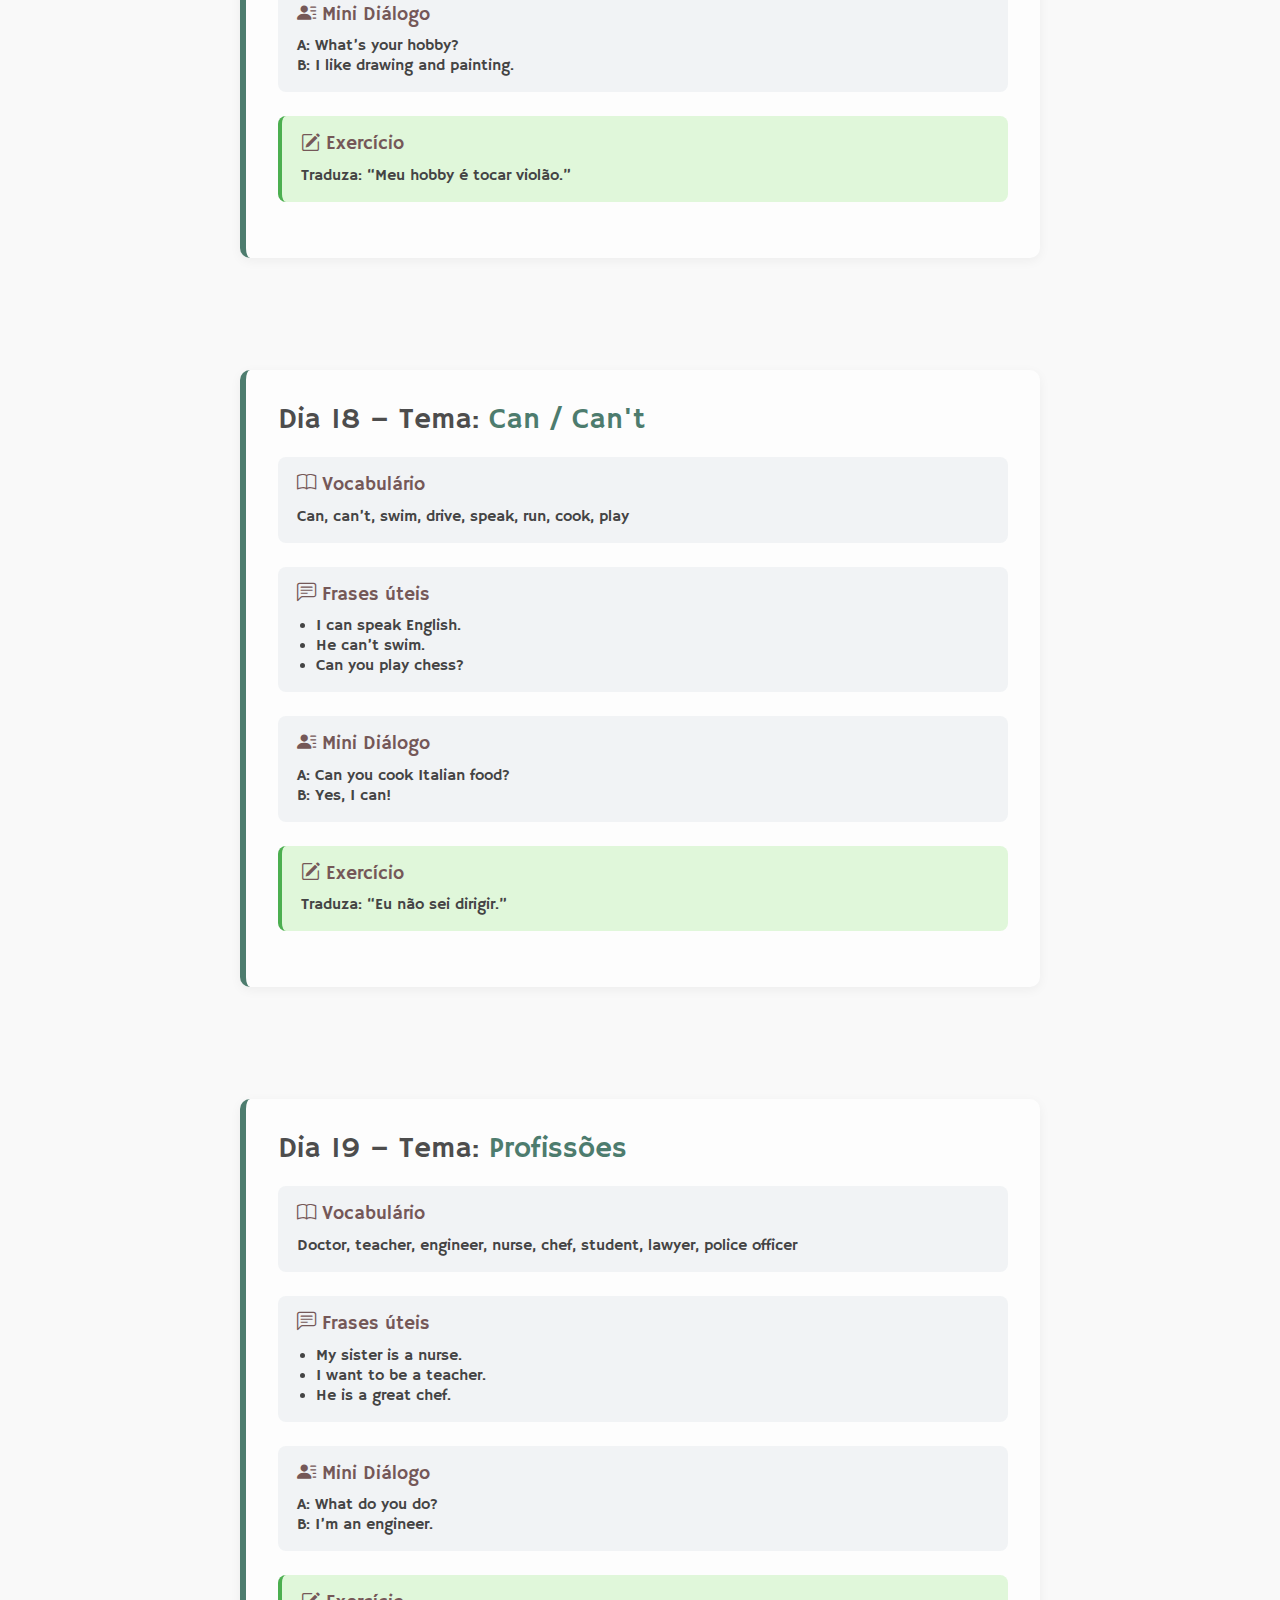
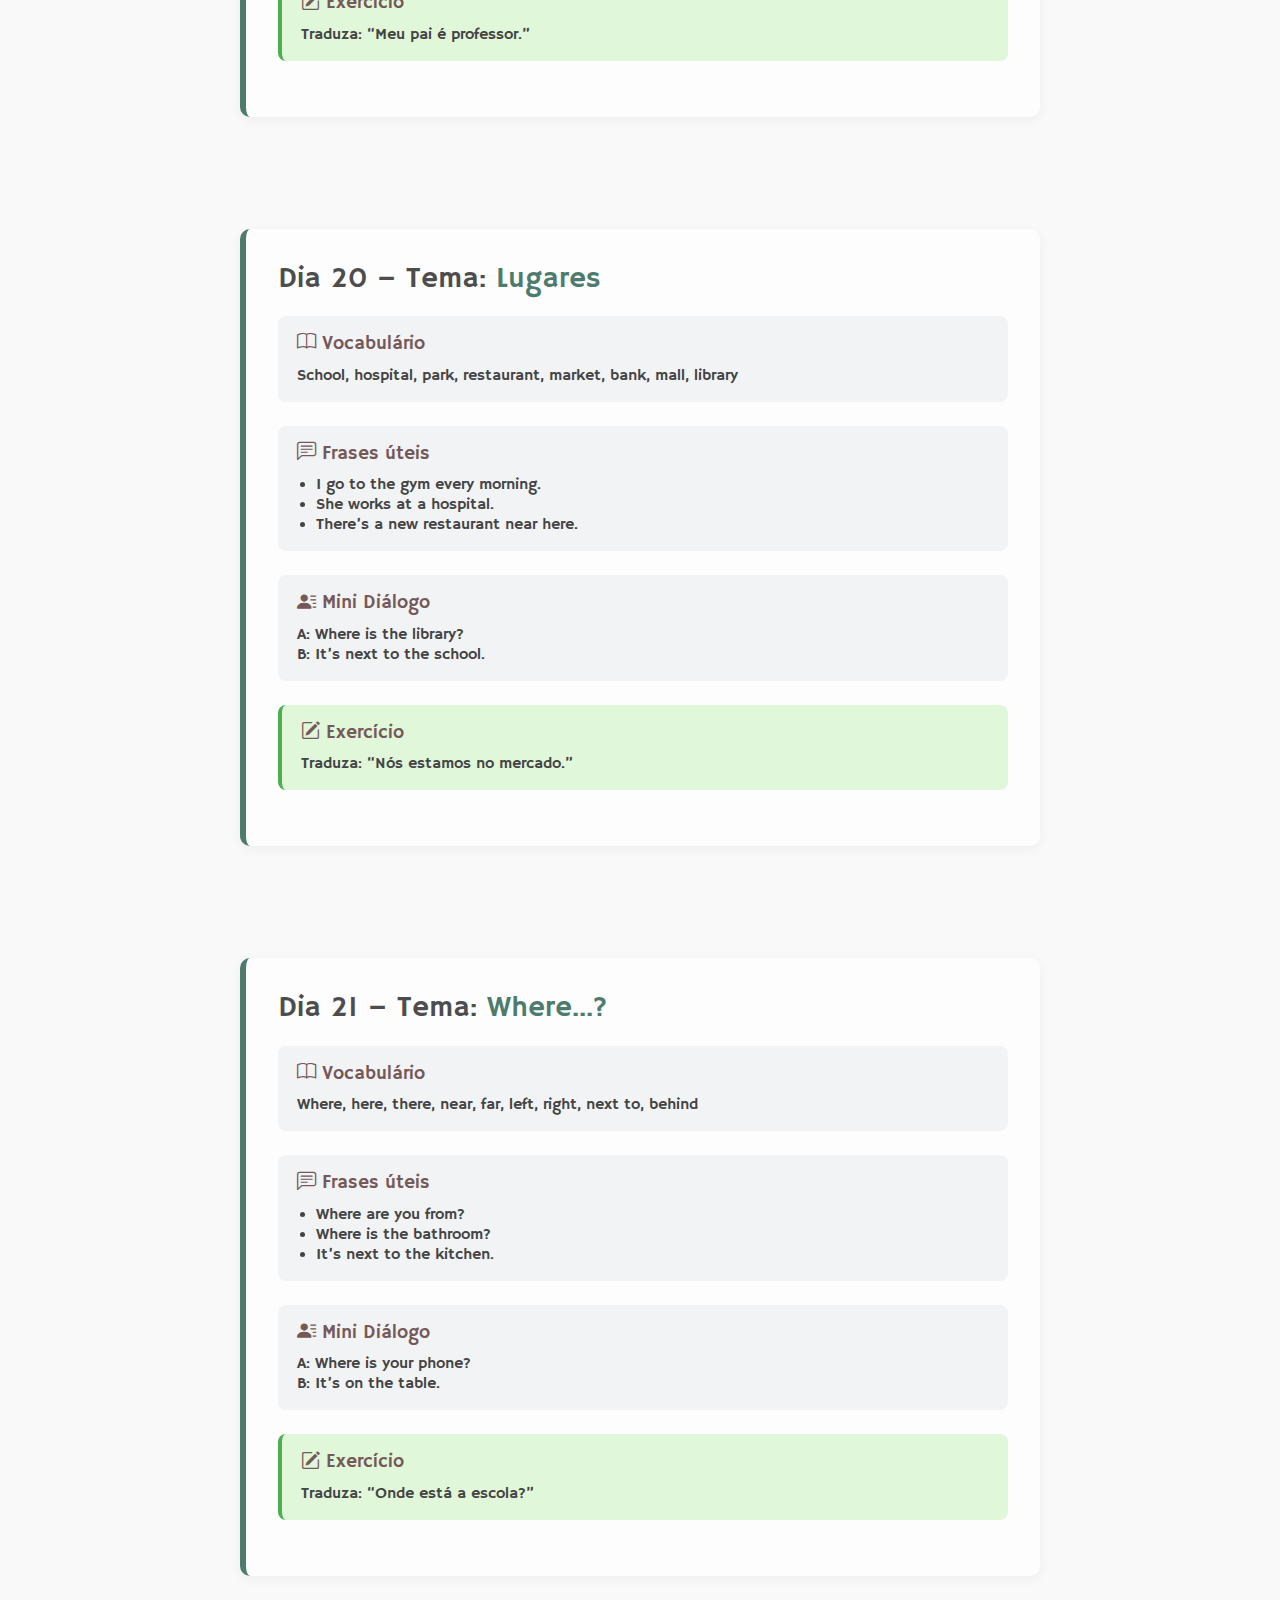
<file: estudar.html>
<!DOCTYPE html>
<html lang="pt-br">

<head>
    <meta charset="UTF-8">
    <meta name="viewport" content="width=device-width, initial-scale=1.0">
    <title>Funcionou pra mim</title>
</head>

<!-- Bootstrap & Icons -->
<link href="https://cdn.jsdelivr.net/npm/bootstrap-icons@1.10.5/font/bootstrap-icons.css" rel="stylesheet">


<!-- Fonts -->
<link rel="preconnect" href="https://fonts.googleapis.com">
<link rel="preconnect" href="https://fonts.gstatic.com" crossorigin>
<link href="https://fonts.googleapis.com/css2?family=Poppins:wght@400;600&display=swap" rel="stylesheet">

<link rel="preconnect" href="https://fonts.googleapis.com">
<link rel="preconnect" href="https://fonts.gstatic.com" crossorigin>
<link href="https://fonts.googleapis.com/css2?family=Hammersmith+One&display=swap" rel="stylesheet">


<!-- Stylesheets -->
<link rel="stylesheet" href="css/components/nav.css">
<link rel="stylesheet" href="css/components/home.css">
<link rel="stylesheet" href="css/components/reset.css">
<link rel="stylesheet" href="css/components/atividades.css">
<link rel="stylesheet" href="css/components/dicas.css">
<link rel="stylesheet" href="css/components/estudar.css">


<body>

    <header class="header">
        <div class="logo">
            <i class="bi bi-mortarboard"></i>
            <span class="logo-text">Funcionou pra mim</span>
        </div>
        <div class="nav-button-container">
            <nav class="nav" id="nav">
                <ul>
                    <li><a class="link-nav" href="index.html">Início</a></li>
                    <li><a class="link-nav" href="cartoes.html">Cartões</a></li>
                    <li><a class="link-nav" href="atividades.html">Atividades</a></li>
                    <li><a class="link-nav" href="dicas.html">Dicas</a></li>
                </ul>
            </nav>
            <div class="button-contato">
                <a class="button-nav login" href="login.html">Login</a>
            </div>
        </div>

        <div class="abrir-menu" id="menu-toggle">
            <i class="bi bi-list"></i>
        </div>

        <div class="menu-mobile" id="menu-mobile">
            <div class="btn-fechar" id="closeBtn">
                <i class="bi bi-x-lg"></i>
            </div>
            <nav>
                <ul>
                    <li><a class="link-nav" href="index.html">Início</a></li>
                    <li><a class="link-nav" href="cartoes.html">Cartões</a></li>
                    <li><a class="link-nav" href="atividades.html">Atividades</a></li>
                    <li><a class="link-nav" href="dicas.html">Dicas</a></li>
                    <li><a class="link-nav login" href="login.html">Login</a></li>
                </ul>
            </nav>
        </div>
        <div class="overlay-menu" id="overlay"></div>
    </header>


    <section class="bloco-introducao-estudo">
        <div class="intro-estudo-diario">
            <h1><i class="bi bi-lightbulb"></i> Comece com intenção</h1>
            <p>
                À primeira vista, pode parecer pouco. Mas esse pequeno bloco de conteúdo diário carrega a essência de um
                aprendizado real: <strong>consistência, foco e prática com propósito</strong>.
            </p>
            <p>
                Não tem problema seguir em um ritmo mais acelerado, se quiser. Mas o verdadeiro progresso acontece
                quando você se dedica de verdade a cada passo — revisando, repetindo e conectando o inglês com a sua
                rotina.
            </p>
            <p class="typing" id="typing-text">
                O simples, quando bem praticado, se transforma em algo sólido.
            </p>
        </div>
    </section>






    <!-- Dia 1 -->
    <section class="atividade-dia">
        <h2>Dia 1 – Tema: <span>Saudações</span></h2>

        <div class="bloco-atividade">
            <h3><i class="bi bi-book"></i> Vocabulário</h3>
            <p>Hello, Hi, Good morning, Good afternoon, Good evening, Goodbye</p>
        </div>

        <div class="bloco-atividade">
            <h3><i class="bi bi-chat-left-text"></i> Frases úteis</h3>
            <ul>
                <li>Hello, how are you?</li>
                <li>Good morning! Did you sleep well?</li>
                <li>Goodbye! See you tomorrow.</li>
            </ul>
        </div>

        <div class="bloco-atividade">
            <h3><i class="bi bi-person-lines-fill"></i> Mini Diálogo</h3>
            <p><strong>A:</strong> Good morning!<br>
                <strong>B:</strong> Hi! How are you?<br>
                <strong>A:</strong> I’m great, thanks!
            </p>
        </div>

        <div class="bloco-atividade resposta">
            <h3><i class="bi bi-pencil-square"></i> Exercício</h3>
            <p><strong>Traduza:</strong> “Qual é a cor da sua camisa?”</p>
        </div>
    </section>



    <!-- Dia 2 -->
    <section class="atividade-dia">
        <h2>Dia 2 – Tema: <span>Verbos básicos</span></h2>

        <div class="bloco-atividade">
            <h3><i class="bi bi-book"></i> Vocabulário</h3>
            <p>
                Palavras comuns relacionadas a verbos básicos.<br>
                Exemplo: to be, to like, to have, to go, to want
            </p>
        </div>

        <div class="bloco-atividade">
            <h3><i class="bi bi-chat-left-text"></i> Frases úteis</h3>
            <ul>
                <li>My car is red.</li>
                <li>I like blue shirts.</li>
            </ul>
        </div>

        <div class="bloco-atividade">
            <h3><i class="bi bi-person-lines-fill"></i> Mini Diálogo</h3>
            <p><strong>A:</strong> What color is your car?<br>
                <strong>B:</strong> It's black.
            </p>
        </div>

        <div class="bloco-atividade resposta">
            <h3><i class="bi bi-pencil-square"></i> Exercício</h3>
            <p><strong>Traduza:</strong> “Preciso ir ao mercado”</p>
        </div>
    </section>


    <!-- Dia 3 -->
    <section class="atividade-dia">
        <h2>Dia 3 – Tema: <span>Rotina</span></h2>

        <div class="bloco-atividade">
            <h3><i class="bi bi-book"></i> Vocabulário</h3>
            <p>
                Palavras comuns relacionadas à rotina.<br>
                Exemplo: wake up, brush, eat, work, study, sleep
            </p>
        </div>

        <div class="bloco-atividade">
            <h3><i class="bi bi-chat-left-text"></i> Frases úteis</h3>
            <ul>
                <li>I wake up at 7 a.m.</li>
                <li>I have lunch at noon.</li>
                <li>I go to bed at 10 p.m.</li>
            </ul>
        </div>

        <div class="bloco-atividade">
            <h3><i class="bi bi-person-lines-fill"></i> Mini Diálogo</h3>
            <p>
                <strong>A:</strong> What time do you wake up?<br>
                <strong>B:</strong> I wake up at 6:30 a.m.
            </p>
        </div>

        <div class="bloco-atividade resposta">
            <h3><i class="bi bi-pencil-square"></i> Exercício</h3>
            <p><strong>Traduza:</strong> “A que horas você almoça?”</p>
        </div>
    </section>



    <!-- Dia 4 -->
    <section class="atividade-dia">
        <h2>Dia 4 – Tema: <span>Família</span></h2>

        <div class="bloco-atividade">
            <h3><i class="bi bi-book"></i> Vocabulário</h3>
            <p>
                Palavras comuns relacionadas à família.<br>
                Exemplo: father, mother, brother, sister, cousin, grandparents
            </p>
        </div>

        <div class="bloco-atividade">
            <h3><i class="bi bi-chat-left-text"></i> Frases úteis</h3>
            <ul>
                <li>My mother is very kind.</li>
                <li>I have two brothers and one sister.</li>
                <li>My grandparents live in another city.</li>
            </ul>
        </div>

        <div class="bloco-atividade">
            <h3><i class="bi bi-person-lines-fill"></i> Mini Diálogo</h3>
            <p>
                <strong>A:</strong> Do you have any brothers?<br>
                <strong>B:</strong> Yes, I have one older brother.
            </p>
        </div>

        <div class="bloco-atividade resposta">
            <h3><i class="bi bi-pencil-square"></i> Exercício</h3>
            <p><strong>Traduza:</strong> “Você tem irmãos?”</p>
        </div>
    </section>


    <!-- Dia 5 -->
    <section class="atividade-dia">
        <h2>Dia 5 – Tema: <span>Cores</span></h2>

        <div class="bloco-atividade">
            <h3><i class="bi bi-book"></i> Vocabulário</h3>
            <p>
                Palavras comuns relacionadas a cores.<br>
                Exemplo: red, blue, green, yellow, black, white, pink, purple, orange, brown
            </p>
        </div>

        <div class="bloco-atividade">
            <h3><i class="bi bi-chat-left-text"></i> Frases úteis</h3>
            <ul>
                <li>My car is red.</li>
                <li>I like blue shirts.</li>
                <li>Her eyes are green.</li>
            </ul>
        </div>

        <div class="bloco-atividade">
            <h3><i class="bi bi-person-lines-fill"></i> Mini Diálogo</h3>
            <p>
                <strong>A:</strong> What color is your car?<br>
                <strong>B:</strong> It's black.
            </p>
        </div>

        <div class="bloco-atividade resposta">
            <h3><i class="bi bi-pencil-square"></i> Exercício</h3>
            <p><strong>Traduza:</strong> “Ela gosta de sapatos vermelhos.”</p>
        </div>
    </section>



    <!-- Dia 6 -->
    <section class="atividade-dia">
        <h2>Dia 6 – Tema: <span>Comida e bebida</span></h2>

        <div class="bloco-atividade">
            <h3><i class="bi bi-book"></i> Vocabulário</h3>
            <p>
                Palavras comuns relacionadas a comida e bebida.<br>
                Exemplo: bread, water, rice, juice, coffee, apple, sandwich
            </p>
        </div>

        <div class="bloco-atividade">
            <h3><i class="bi bi-chat-left-text"></i> Frases úteis</h3>
            <ul>
                <li>I drink coffee every morning.</li>
                <li>She eats rice and beans.</li>
                <li>Do you like orange juice?</li>
            </ul>
        </div>

        <div class="bloco-atividade">
            <h3><i class="bi bi-person-lines-fill"></i> Mini Diálogo</h3>
            <p>
                <strong>A:</strong> What do you eat for lunch?<br>
                <strong>B:</strong> I usually eat chicken and salad.
            </p>
        </div>

        <div class="bloco-atividade resposta">
            <h3><i class="bi bi-pencil-square"></i> Exercício</h3>
            <p><strong>Traduza:</strong> “Eu gosto de beber suco de maçã.”</p>
        </div>
    </section>



    <!-- Dia 7 -->
    <section class="atividade-dia">
        <h2>Dia 7 – Tema: <span>Verbo to be</span></h2>

        <div class="bloco-atividade">
            <h3><i class="bi bi-book"></i> Vocabulário</h3>
            <p>
                Palavras e estruturas comuns com o verbo "to be".<br>
                Exemplo: am, is, are, happy, student, teacher, tired, hungry
            </p>
        </div>

        <div class="bloco-atividade">
            <h3><i class="bi bi-chat-left-text"></i> Frases úteis</h3>
            <ul>
                <li>I am a student.</li>
                <li>She is very happy today.</li>
                <li>We are ready.</li>
            </ul>
        </div>

        <div class="bloco-atividade">
            <h3><i class="bi bi-person-lines-fill"></i> Mini Diálogo</h3>
            <p>
                <strong>A:</strong> Are you tired?<br>
                <strong>B:</strong> No, I’m fine.
            </p>
        </div>

        <div class="bloco-atividade resposta">
            <h3><i class="bi bi-pencil-square"></i> Exercício</h3>
            <p><strong>Traduza:</strong> “Eles estão felizes.”</p>
            <p><strong>Resposta:</strong> They are happy.</p>
        </div>
    </section>


    <!-- Dia 8 -->
    <section class="atividade-dia">
        <h2>Dia 8 – Tema: <span>Pronomes</span></h2>

        <div class="bloco-atividade">
            <h3><i class="bi bi-book"></i> Vocabulário</h3>
            <p>
                Palavras comuns relacionadas a pronomes.<br>
                Exemplo: I, you, he, she, it, we, they, my, your, their
            </p>
        </div>

        <div class="bloco-atividade">
            <h3><i class="bi bi-chat-left-text"></i> Frases úteis</h3>
            <ul>
                <li>This is my book.</li>
                <li>He is my friend.</li>
                <li>They love their dog.</li>
            </ul>
        </div>

        <div class="bloco-atividade">
            <h3><i class="bi bi-person-lines-fill"></i> Mini Diálogo</h3>
            <p>
                <strong>A:</strong> Is this your phone?<br>
                <strong>B:</strong> No, it’s hers.
            </p>
        </div>

        <div class="bloco-atividade resposta">
            <h3><i class="bi bi-pencil-square"></i> Exercício</h3>
            <p><strong>Traduza:</strong> “Nós gostamos do nosso professor.”</p>
        </div>
    </section>



    <!-- Dia 9 -->
    <section class="atividade-dia">
        <h2>Dia 9 – Tema: <span>Perguntas simples</span></h2>

        <div class="bloco-atividade">
            <h3><i class="bi bi-book"></i> Vocabulário</h3>
            <p>
                Palavras comuns usadas em perguntas simples.<br>
                Exemplo: what, where, who, how, when, why, do, does, is, are
            </p>
        </div>

        <div class="bloco-atividade">
            <h3><i class="bi bi-chat-left-text"></i> Frases úteis</h3>
            <ul>
                <li>What’s your name?</li>
                <li>Where do you live?</li>
                <li>Do you like coffee?</li>
            </ul>
        </div>

        <div class="bloco-atividade">
            <h3><i class="bi bi-person-lines-fill"></i> Mini Diálogo</h3>
            <p>
                <strong>A:</strong> Do you speak English?<br>
                <strong>B:</strong> Yes, a little.
            </p>
        </div>

        <div class="bloco-atividade resposta">
            <h3><i class="bi bi-pencil-square"></i> Exercício</h3>
            <p><strong>Traduza:</strong> “Onde você mora?”</p>
        </div>
    </section>



    <!-- Dia 10 -->
    <section class="atividade-dia">
        <h2>Dia 10 – Tema: <span>Negativas</span></h2>

        <div class="bloco-atividade">
            <h3><i class="bi bi-book"></i> Vocabulário</h3>
            <p>
                Palavras e estruturas usadas para formar frases negativas.<br>
                Exemplo: not, don't, doesn't, isn't, aren't, never, no
            </p>
        </div>

        <div class="bloco-atividade">
            <h3><i class="bi bi-chat-left-text"></i> Frases úteis</h3>
            <ul>
                <li>I don’t like tea.</li>
                <li>She isn’t at home.</li>
                <li>They don’t have a car.</li>
            </ul>
        </div>

        <div class="bloco-atividade">
            <h3><i class="bi bi-person-lines-fill"></i> Mini Diálogo</h3>
            <p>
                <strong>A:</strong> Do you eat meat?<br>
                <strong>B:</strong> No, I don’t.
            </p>
        </div>

        <div class="bloco-atividade resposta">
            <h3><i class="bi bi-pencil-square"></i> Exercício</h3>
            <p><strong>Traduza:</strong> “Eu não gosto de café.”</p>
        </div>
    </section>



    <!-- Dia 11 -->
    <section class="atividade-dia">
        <h2>Dia 11 – Tema: <span>Dias da semana</span></h2>

        <div class="bloco-atividade">
            <h3><i class="bi bi-book"></i> Vocabulário</h3>
            <p>
                Monday, Tuesday, Wednesday, Thursday, Friday, Saturday, Sunday
            </p>
        </div>

        <div class="bloco-atividade">
            <h3><i class="bi bi-chat-left-text"></i> Frases úteis</h3>
            <ul>
                <li>I work from Monday to Friday.</li>
                <li>Saturday is my favorite day.</li>
                <li>We go to the gym on Tuesdays.</li>
            </ul>
        </div>

        <div class="bloco-atividade">
            <h3><i class="bi bi-person-lines-fill"></i> Mini Diálogo</h3>
            <p>
                <strong>A:</strong> What day is today?<br>
                <strong>B:</strong> It’s Thursday.
            </p>
        </div>

        <div class="bloco-atividade resposta">
            <h3><i class="bi bi-pencil-square"></i> Exercício</h3>
            <p><strong>Traduza:</strong> “Eu estudo inglês às segundas-feiras.”</p>
        </div>
    </section>



    <!-- Dia 12 -->
    <section class="atividade-dia">
        <h2>Dia 12 – Tema: <span>Números</span></h2>

        <div class="bloco-atividade">
            <h3><i class="bi bi-book"></i> Vocabulário</h3>
            <p>
                One, two, three, four, five, six, seven, eight, nine, ten...
            </p>
        </div>

        <div class="bloco-atividade">
            <h3><i class="bi bi-chat-left-text"></i> Frases úteis</h3>
            <ul>
                <li>I have two brothers.</li>
                <li>She is thirty years old.</li>
                <li>We live at number five.</li>
            </ul>
        </div>

        <div class="bloco-atividade">
            <h3><i class="bi bi-person-lines-fill"></i> Mini Diálogo</h3>
            <p>
                <strong>A:</strong> How many cats do you have?<br>
                <strong>B:</strong> I have three cats.
            </p>
        </div>

        <div class="bloco-atividade resposta">
            <h3><i class="bi bi-pencil-square"></i> Exercício</h3>
            <p><strong>Traduza:</strong> “Ela tem cinco livros.”</p>
        </div>
    </section>



    <!-- Dia 13 -->
    <section class="atividade-dia">
        <h2>Dia 13 – Tema: <span>Casa e cômodos</span></h2>

        <div class="bloco-atividade">
            <h3><i class="bi bi-book"></i> Vocabulário</h3>
            <p>
                Kitchen, bedroom, bathroom, living room, garage, office
            </p>
        </div>

        <div class="bloco-atividade">
            <h3><i class="bi bi-chat-left-text"></i> Frases úteis</h3>
            <ul>
                <li>The kitchen is big.</li>
                <li>My bedroom is blue.</li>
                <li>There’s a TV in the living room.</li>
            </ul>
        </div>

        <div class="bloco-atividade">
            <h3><i class="bi bi-person-lines-fill"></i> Mini Diálogo</h3>
            <p>
                <strong>A:</strong> Where is the bathroom?<br>
                <strong>B:</strong> It’s next to the kitchen.
            </p>
        </div>

        <div class="bloco-atividade resposta">
            <h3><i class="bi bi-pencil-square"></i> Exercício</h3>
            <p><strong>Traduza:</strong> “Meu quarto fica ao lado do banheiro.”</p>
        </div>
    </section>



    <!-- Dia 14 -->
    <section class="atividade-dia">
        <h2>Dia 14 – Tema: <span>Preposições</span></h2>

        <div class="bloco-atividade">
            <h3><i class="bi bi-book"></i> Vocabulário</h3>
            <p>
                In, on, under, next to, behind, in front of, between, over
            </p>
        </div>

        <div class="bloco-atividade">
            <h3><i class="bi bi-chat-left-text"></i> Frases úteis</h3>
            <ul>
                <li>The book is on the table.</li>
                <li>The shoes are under the bed.</li>
                <li>The lamp is next to the sofa.</li>
            </ul>
        </div>

        <div class="bloco-atividade">
            <h3><i class="bi bi-person-lines-fill"></i> Mini Diálogo</h3>
            <p>
                <strong>A:</strong> Where is your backpack?<br>
                <strong>B:</strong> It’s under the chair.
            </p>
        </div>

        <div class="bloco-atividade resposta">
            <h3><i class="bi bi-pencil-square"></i> Exercício</h3>
            <p><strong>Traduza:</strong> “O relógio está em cima da mesa.”</p>
        </div>
    </section>



    <!-- Dia 15 -->
    <section class="atividade-dia">
        <h2>Dia 15 – Tema: <span>Objetos</span></h2>

        <div class="bloco-atividade">
            <h3><i class="bi bi-book"></i> Vocabulário</h3>
            <p>
                Chair, table, phone, bag, TV, computer, notebook, lamp
            </p>
        </div>

        <div class="bloco-atividade">
            <h3><i class="bi bi-chat-left-text"></i> Frases úteis</h3>
            <ul>
                <li>This is my phone.</li>
                <li>The bag is black.</li>
                <li>I need a new notebook.</li>
            </ul>
        </div>

        <div class="bloco-atividade">
            <h3><i class="bi bi-person-lines-fill"></i> Mini Diálogo</h3>
            <p>
                <strong>A:</strong> Is this your bag?<br>
                <strong>B:</strong> Yes, it is.
            </p>
        </div>

        <div class="bloco-atividade resposta">
            <h3><i class="bi bi-pencil-square"></i> Exercício</h3>
            <p><strong>Traduza:</strong> “Eu preciso de uma nova cadeira.”</p>
        </div>
    </section>



    <!-- Dia 16 -->
    <section class="atividade-dia">
        <h2>Dia 16 – Tema: <span>Comandos</span></h2>

        <div class="bloco-atividade">
            <h3><i class="bi bi-book"></i> Vocabulário</h3>
            <p>
                Sit down, stand up, open the door, close the window, listen, repeat, write, read
            </p>
        </div>

        <div class="bloco-atividade">
            <h3><i class="bi bi-chat-left-text"></i> Frases úteis</h3>
            <ul>
                <li>Please, sit down.</li>
                <li>Open your book on page five.</li>
                <li>Don’t forget to turn off the light.</li>
            </ul>
        </div>

        <div class="bloco-atividade">
            <h3><i class="bi bi-person-lines-fill"></i> Mini Diálogo</h3>
            <p>
                <strong>A:</strong> Should I write this down?<br>
                <strong>B:</strong> Yes, write it in your notebook.
            </p>
        </div>

        <div class="bloco-atividade resposta">
            <h3><i class="bi bi-pencil-square"></i> Exercício</h3>
            <p><strong>Traduza:</strong> “Feche a porta, por favor.”</p>
        </div>
    </section>



    <!-- Dia 17 -->
    <section class="atividade-dia">
        <h2>Dia 17 – Tema: <span>Hobbies</span></h2>

        <div class="bloco-atividade">
            <h3><i class="bi bi-book"></i> Vocabulário</h3>
            <p>
                Read, draw, cook, travel, listen to music, play the guitar, dance, swim
            </p>
        </div>

        <div class="bloco-atividade">
            <h3><i class="bi bi-chat-left-text"></i> Frases úteis</h3>
            <ul>
                <li>I love to cook on weekends.</li>
                <li>She likes to read before bed.</li>
                <li>Do you play any instruments?</li>
            </ul>
        </div>

        <div class="bloco-atividade">
            <h3><i class="bi bi-person-lines-fill"></i> Mini Diálogo</h3>
            <p>
                <strong>A:</strong> What’s your hobby?<br>
                <strong>B:</strong> I like drawing and painting.
            </p>
        </div>

        <div class="bloco-atividade resposta">
            <h3><i class="bi bi-pencil-square"></i> Exercício</h3>
            <p><strong>Traduza:</strong> “Meu hobby é tocar violão.”</p>
        </div>
    </section>



    <!-- Dia 18 -->
    <section class="atividade-dia">
        <h2>Dia 18 – Tema: <span>Can / Can't</span></h2>

        <div class="bloco-atividade">
            <h3><i class="bi bi-book"></i> Vocabulário</h3>
            <p>
                Can, can’t, swim, drive, speak, run, cook, play
            </p>
        </div>

        <div class="bloco-atividade">
            <h3><i class="bi bi-chat-left-text"></i> Frases úteis</h3>
            <ul>
                <li>I can speak English.</li>
                <li>He can’t swim.</li>
                <li>Can you play chess?</li>
            </ul>
        </div>

        <div class="bloco-atividade">
            <h3><i class="bi bi-person-lines-fill"></i> Mini Diálogo</h3>
            <p>
                <strong>A:</strong> Can you cook Italian food?<br>
                <strong>B:</strong> Yes, I can!
            </p>
        </div>

        <div class="bloco-atividade resposta">
            <h3><i class="bi bi-pencil-square"></i> Exercício</h3>
            <p><strong>Traduza:</strong> “Eu não sei dirigir.”</p>
        </div>
    </section>



    <!-- Dia 19 -->
    <section class="atividade-dia">
        <h2>Dia 19 – Tema: <span>Profissões</span></h2>

        <div class="bloco-atividade">
            <h3><i class="bi bi-book"></i> Vocabulário</h3>
            <p>
                Doctor, teacher, engineer, nurse, chef, student, lawyer, police officer
            </p>
        </div>

        <div class="bloco-atividade">
            <h3><i class="bi bi-chat-left-text"></i> Frases úteis</h3>
            <ul>
                <li>My sister is a nurse.</li>
                <li>I want to be a teacher.</li>
                <li>He is a great chef.</li>
            </ul>
        </div>

        <div class="bloco-atividade">
            <h3><i class="bi bi-person-lines-fill"></i> Mini Diálogo</h3>
            <p>
                <strong>A:</strong> What do you do?<br>
                <strong>B:</strong> I’m an engineer.
            </p>
        </div>

        <div class="bloco-atividade resposta">
            <h3><i class="bi bi-pencil-square"></i> Exercício</h3>
            <p><strong>Traduza:</strong> “Meu pai é professor.”</p>
        </div>
    </section>



    <!-- Dia 20 -->
    <section class="atividade-dia">
        <h2>Dia 20 – Tema: <span>Lugares</span></h2>

        <div class="bloco-atividade">
            <h3><i class="bi bi-book"></i> Vocabulário</h3>
            <p>
                School, hospital, park, restaurant, market, bank, mall, library
            </p>
        </div>

        <div class="bloco-atividade">
            <h3><i class="bi bi-chat-left-text"></i> Frases úteis</h3>
            <ul>
                <li>I go to the gym every morning.</li>
                <li>She works at a hospital.</li>
                <li>There’s a new restaurant near here.</li>
            </ul>
        </div>

        <div class="bloco-atividade">
            <h3><i class="bi bi-person-lines-fill"></i> Mini Diálogo</h3>
            <p>
                <strong>A:</strong> Where is the library?<br>
                <strong>B:</strong> It’s next to the school.
            </p>
        </div>

        <div class="bloco-atividade resposta">
            <h3><i class="bi bi-pencil-square"></i> Exercício</h3>
            <p><strong>Traduza:</strong> “Nós estamos no mercado.”</p>
        </div>
    </section>




    <!-- Dia 21 -->
    <section class="atividade-dia">
        <h2>Dia 21 – Tema: <span>Where...?</span></h2>

        <div class="bloco-atividade">
            <h3><i class="bi bi-book"></i> Vocabulário</h3>
            <p>
                Where, here, there, near, far, left, right, next to, behind
            </p>
        </div>

        <div class="bloco-atividade">
            <h3><i class="bi bi-chat-left-text"></i> Frases úteis</h3>
            <ul>
                <li>Where are you from?</li>
                <li>Where is the bathroom?</li>
                <li>It’s next to the kitchen.</li>
            </ul>
        </div>

        <div class="bloco-atividade">
            <h3><i class="bi bi-person-lines-fill"></i> Mini Diálogo</h3>
            <p>
                <strong>A:</strong> Where is your phone?<br>
                <strong>B:</strong> It’s on the table.
            </p>
        </div>

        <div class="bloco-atividade resposta">
            <h3><i class="bi bi-pencil-square"></i> Exercício</h3>
            <p><strong>Traduza:</strong> “Onde está a escola?”</p>
        </div>
    </section>




    <!-- Dia 22 -->
    <section class="atividade-dia">
        <h2>Dia 22 – Tema: <span>Direções</span></h2>

        <div class="bloco-atividade">
            <h3><i class="bi bi-book"></i> Vocabulário</h3>
            <p>
                Go straight, turn left, turn right, corner, block, crosswalk, avenue, street
            </p>
        </div>

        <div class="bloco-atividade">
            <h3><i class="bi bi-chat-left-text"></i> Frases úteis</h3>
            <ul>
                <li>Turn right at the next street.</li>
                <li>Go straight for two blocks.</li>
                <li>The market is on the left.</li>
            </ul>
        </div>

        <div class="bloco-atividade">
            <h3><i class="bi bi-person-lines-fill"></i> Mini Diálogo</h3>
            <p>
                <strong>A:</strong> How do I get to the park?<br>
                <strong>B:</strong> Turn left and walk one block.
            </p>
        </div>

        <div class="bloco-atividade resposta">
            <h3><i class="bi bi-pencil-square"></i> Exercício</h3>
            <p><strong>Traduza:</strong> “Vire à direita depois da escola.”</p>
        </div>
    </section>




    <!-- Dia 23 -->
    <section class="atividade-dia">
        <h2>Dia 23 – Tema: <span>Transporte</span></h2>

        <div class="bloco-atividade">
            <h3><i class="bi bi-book"></i> Vocabulário</h3>
            <p>
                Car, bus, train, subway, taxi, bike, motorcycle, plane, walk
            </p>
        </div>

        <div class="bloco-atividade">
            <h3><i class="bi bi-chat-left-text"></i> Frases úteis</h3>
            <ul>
                <li>I go to work by bus.</li>
                <li>She takes the subway every day.</li>
                <li>They walk to school.</li>
            </ul>
        </div>

        <div class="bloco-atividade">
            <h3><i class="bi bi-person-lines-fill"></i> Mini Diálogo</h3>
            <p>
                <strong>A:</strong> How do you get to work?<br>
                <strong>B:</strong> I drive my car.
            </p>
        </div>

        <div class="bloco-atividade resposta">
            <h3><i class="bi bi-pencil-square"></i> Exercício</h3>
            <p><strong>Traduza:</strong> “Eu vou para a escola de bicicleta.”</p>
        </div>
    </section>



    <!-- Dia 24 -->
    <section class="atividade-dia">
        <h2>Dia 24 – Tema: <span>Clima</span></h2>

        <div class="bloco-atividade">
            <h3><i class="bi bi-book"></i> Vocabulário</h3>
            <p>
                Sunny, rainy, cloudy, windy, cold, hot, stormy, snow
            </p>
        </div>

        <div class="bloco-atividade">
            <h3><i class="bi bi-chat-left-text"></i> Frases úteis</h3>
            <ul>
                <li>It’s sunny today.</li>
                <li>Is it going to rain?</li>
                <li>The weather is very cold.</li>
            </ul>
        </div>

        <div class="bloco-atividade">
            <h3><i class="bi bi-person-lines-fill"></i> Mini Diálogo</h3>
            <p>
                <strong>A:</strong> What’s the weather like today?<br>
                <strong>B:</strong> It’s cloudy and a little cold.
            </p>
        </div>

        <div class="bloco-atividade resposta">
            <h3><i class="bi bi-pencil-square"></i> Exercício</h3>
            <p><strong>Traduza:</strong> “Está chovendo agora.”</p>
        </div>
    </section>




    <!-- Dia 25 -->
    <section class="atividade-dia">
        <h2>Dia 25 – Tema: <span>Sentimentos</span></h2>

        <div class="bloco-atividade">
            <h3><i class="bi bi-book"></i> Vocabulário</h3>
            <p>
                Happy, sad, tired, excited, nervous, angry, hungry, bored
            </p>
        </div>

        <div class="bloco-atividade">
            <h3><i class="bi bi-chat-left-text"></i> Frases úteis</h3>
            <ul>
                <li>I’m very happy today.</li>
                <li>She feels tired after work.</li>
                <li>They are excited for the trip.</li>
            </ul>
        </div>

        <div class="bloco-atividade">
            <h3><i class="bi bi-person-lines-fill"></i> Mini Diálogo</h3>
            <p>
                <strong>A:</strong> Are you okay?<br>
                <strong>B:</strong> I’m just a bit nervous.
            </p>
        </div>

        <div class="bloco-atividade resposta">
            <h3><i class="bi bi-pencil-square"></i> Exercício</h3>
            <p><strong>Traduza:</strong> “Ela está com fome.”</p>
        </div>
    </section>




    <!-- Dia 26 -->
    <section class="atividade-dia">
        <h2>Dia 26 – Tema: <span>Preferências</span></h2>

        <div class="bloco-atividade">
            <h3><i class="bi bi-book"></i> Vocabulário</h3>
            <p>Like, prefer, love, enjoy, hate, favorite, favorite color, favorite food</p>
        </div>

        <div class="bloco-atividade">
            <h3><i class="bi bi-chat-left-text"></i> Frases úteis</h3>
            <ul>
                <li>I like chocolate.</li>
                <li>She prefers coffee over tea.</li>
                <li>My favorite color is green.</li>
            </ul>
        </div>

        <div class="bloco-atividade">
            <h3><i class="bi bi-person-lines-fill"></i> Mini Diálogo</h3>
            <p>
                <strong>A:</strong> Do you like pizza?<br>
                <strong>B:</strong> Yes, I love it!
            </p>
        </div>

        <div class="bloco-atividade resposta">
            <h3><i class="bi bi-pencil-square"></i> Exercício</h3>
            <p><strong>Traduza:</strong> “Eu prefiro suco de laranja.”</p>
        </div>
    </section>



    <!-- Dia 27 -->
    <section class="atividade-dia">
        <h2>Dia 27 – Tema: <span>Descrição física</span></h2>

        <div class="bloco-atividade">
            <h3><i class="bi bi-book"></i> Vocabulário</h3>
            <p>Tall, short, thin, strong, curly hair, straight hair, eyes, beard, young</p>
        </div>

        <div class="bloco-atividade">
            <h3><i class="bi bi-chat-left-text"></i> Frases úteis</h3>
            <ul>
                <li>She has long hair.</li>
                <li>He is very tall.</li>
                <li>They have blue eyes.</li>
            </ul>
        </div>

        <div class="bloco-atividade">
            <h3><i class="bi bi-person-lines-fill"></i> Mini Diálogo</h3>
            <p>
                <strong>A:</strong> What does he look like?<br>
                <strong>B:</strong> He has short hair and a beard.
            </p>
        </div>

        <div class="bloco-atividade resposta">
            <h3><i class="bi bi-pencil-square"></i> Exercício</h3>
            <p><strong>Traduza:</strong> “Ela tem cabelo cacheado.”</p>
        </div>
    </section>




    <!-- Dia 28 -->
    <section class="atividade-dia">
        <h2>Dia 28 – Tema: <span>Compras</span></h2>

        <div class="bloco-atividade">
            <h3><i class="bi bi-book"></i> Vocabulário</h3>
            <p>Buy, sell, price, cheap, expensive, store, cash, credit card, discount</p>
        </div>

        <div class="bloco-atividade">
            <h3><i class="bi bi-chat-left-text"></i> Frases úteis</h3>
            <ul>
                <li>How much is this?</li>
                <li>I want to buy a new shirt.</li>
                <li>Do you accept credit cards?</li>
            </ul>
        </div>

        <div class="bloco-atividade">
            <h3><i class="bi bi-person-lines-fill"></i> Mini Diálogo</h3>
            <p>
                <strong>A:</strong> How much is this bag?<br>
                <strong>B:</strong> It's 20 dollars.
            </p>
        </div>

        <div class="bloco-atividade resposta">
            <h3><i class="bi bi-pencil-square"></i> Exercício</h3>
            <p><strong>Traduza:</strong> “Eu comprei um sapato novo.”</p>
        </div>
    </section>




    <!-- Dia 29 -->
    <section class="atividade-dia">
        <h2>Dia 29 – Tema: <span>Restaurante</span></h2>

        <div class="bloco-atividade">
            <h3><i class="bi bi-book"></i> Vocabulário</h3>
            <p>Menu, waiter, order, table, food, drink, bill, tip, dish, appetizer</p>
        </div>

        <div class="bloco-atividade">
            <h3><i class="bi bi-chat-left-text"></i> Frases úteis</h3>
            <ul>
                <li>I’d like to order, please.</li>
                <li>Can I see the menu?</li>
                <li>The food is delicious.</li>
            </ul>
        </div>

        <div class="bloco-atividade">
            <h3><i class="bi bi-person-lines-fill"></i> Mini Diálogo</h3>
            <p>
                <strong>A:</strong> Are you ready to order?<br>
                <strong>B:</strong> Yes, I’ll have the pasta, please.
            </p>
        </div>

        <div class="bloco-atividade resposta">
            <h3><i class="bi bi-pencil-square"></i> Exercício</h3>
            <p><strong>Traduza:</strong> “A conta, por favor.”</p>
        </div>
    </section>




    <!-- Dia 30 -->
    <section class="atividade-dia">
        <h2>Dia 30 – Tema: <span>Opiniões</span></h2>

        <div class="bloco-atividade">
            <h3><i class="bi bi-book"></i> Vocabulário</h3>
            <p>Think, believe, opinion, agree, disagree, in my opinion, I guess, I feel</p>
        </div>

        <div class="bloco-atividade">
            <h3><i class="bi bi-chat-left-text"></i> Frases úteis</h3>
            <ul>
                <li>I think this movie is great.</li>
                <li>In my opinion, it's too expensive.</li>
                <li>I don’t agree with that.</li>
            </ul>
        </div>

        <div class="bloco-atividade">
            <h3><i class="bi bi-person-lines-fill"></i> Mini Diálogo</h3>
            <p>
                <strong>A:</strong> What do you think about this idea?<br>
                <strong>B:</strong> I think it’s very interesting.
            </p>
        </div>

        <div class="bloco-atividade resposta">
            <h3><i class="bi bi-pencil-square"></i> Exercício</h3>
            <p><strong>Traduza:</strong> “Na minha opinião, ele está certo.”</p>
        </div>
    </section>








    <footer class="site-footer">
        <div class="footer-container">
            <div class="footer-brand">
                <h3>Aprenda no seu ritmo</h3>
                <p> Ferramentas e conteúdos práticos para quem quer aprender inglês<br>
                    com leveza e consistência.</p>
            </div>

            <div class="footer-social">
                <h4>Redes sociais</h4>
                <div class="social-icons">
                    <a href="#" aria-label="Instagram"><i class="bi bi-instagram"></i></a>
                    <a href="#" aria-label="YouTube"><i class="bi bi-youtube"></i></a>
                    <a href="#" aria-label="LinkedIn"><i class="bi bi-linkedin"></i></a>
                    <a href="#" aria-label="Facebook"><i class="bi bi-facebook"></i></a>
                </div>
            </div>
        </div>

        <div class="footer-bottom">
            <p>&copy; 2025 Fernando Dev. Todos os direitos reservados.</p>
        </div>
    </footer>








    <script src="js/components/digitacao.js"></script>
    <script src="js/components/nav.js"></script>
</body>

</html>
</file>
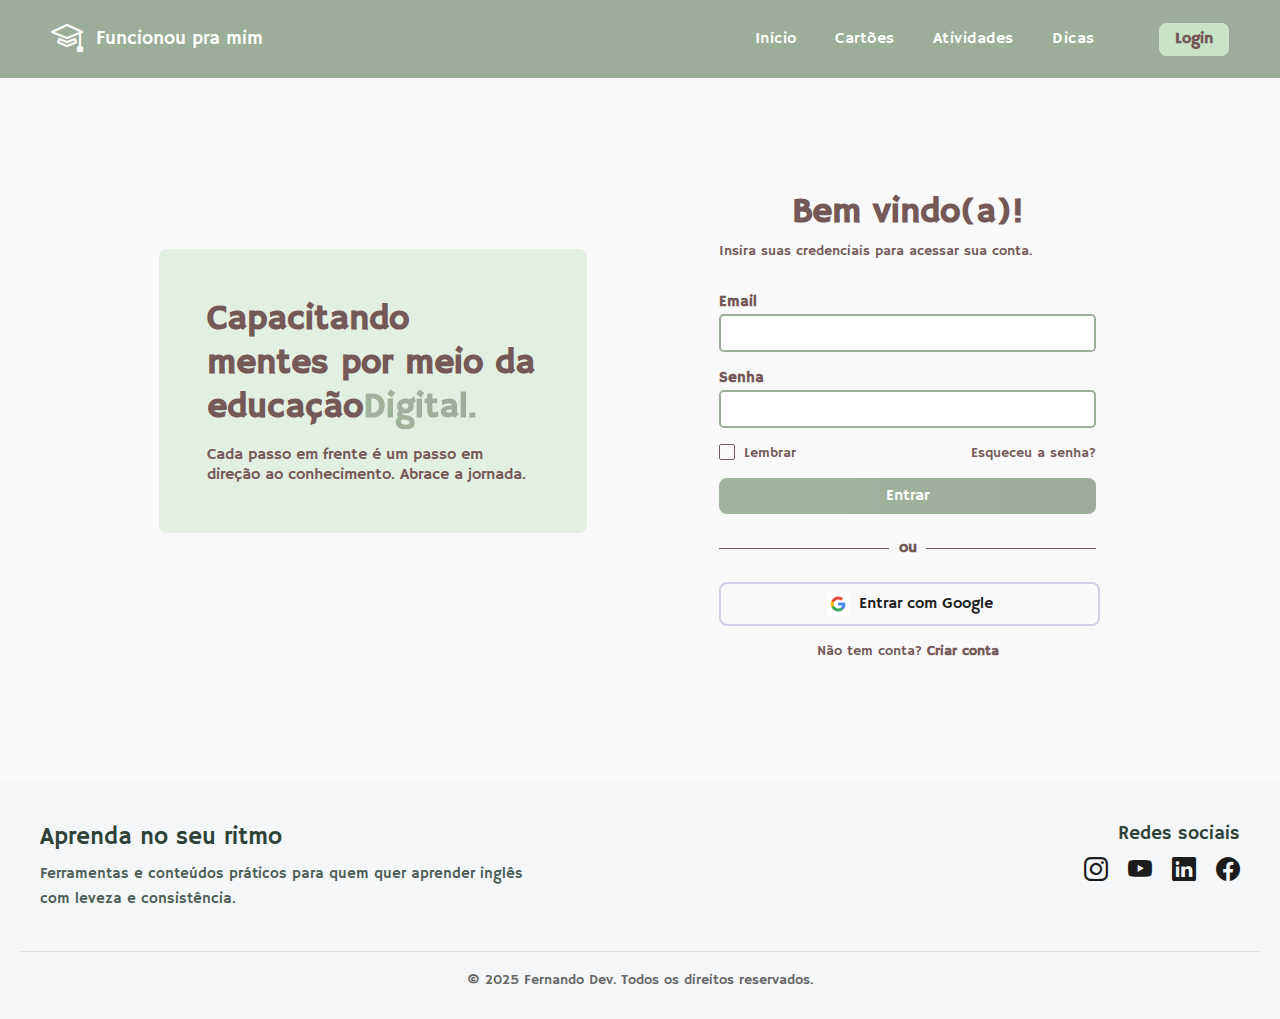
<file: login.html>
<!DOCTYPE html>
<html lang="pt-br">

<head>
    <meta charset="UTF-8">
    <meta name="viewport" content="width=device-width, initial-scale=1.0">
    <title>Funcionou pra mim</title>
</head>

<!-- Bootstrap & Icons -->
<link href="https://cdn.jsdelivr.net/npm/bootstrap-icons@1.10.5/font/bootstrap-icons.css" rel="stylesheet">


<!-- Fonts -->
<link rel="preconnect" href="https://fonts.googleapis.com">
<link rel="preconnect" href="https://fonts.gstatic.com" crossorigin>
<link href="https://fonts.googleapis.com/css2?family=Poppins:wght@400;600&display=swap" rel="stylesheet">

<link rel="preconnect" href="https://fonts.googleapis.com">
<link rel="preconnect" href="https://fonts.gstatic.com" crossorigin>
<link href="https://fonts.googleapis.com/css2?family=Hammersmith+One&display=swap" rel="stylesheet">

<!-- Stylesheets -->
<link rel="stylesheet" href="css/components/nav.css">
<link rel="stylesheet" href="css/components/login.css">
<link rel="stylesheet" href="css/components/reset.css">
<link rel="stylesheet" href="css/components/atividades.css">


<body>

    <header class="header">
        <div class="logo">
            <i class="bi bi-mortarboard"></i>
            <span class="logo-text">Funcionou pra mim</span>
        </div>
        <div class="nav-button-container">
            <nav class="nav" id="nav">
                <ul>
                    <li><a class="link-nav" href="index.html">Início</a></li>
                    <li><a class="link-nav" href="cartoes.html">Cartões</a></li>
                    <li><a class="link-nav" href="atividades.html">Atividades</a></li>
                    <li><a class="link-nav" href="dicas.html">Dicas</a></li>
                </ul>
            </nav>
            <div class="button-contato">
                <a class="button-nav login" href="login.html">Login</a>
            </div>
        </div>

        <div class="abrir-menu" id="menu-toggle">
            <i class="bi bi-list"></i>
        </div>

        <div class="menu-mobile" id="menu-mobile">
            <div class="btn-fechar" id="closeBtn">
                <i class="bi bi-x-lg"></i>
            </div>
            <nav>
                <ul>
                    <li><a class="link-nav" href="index.html">Início</a></li>
                    <li><a class="link-nav" href="cartoes.html">Cartões</a></li>
                    <li><a class="link-nav" href="atividades.html">Atividades</a></li>
                    <li><a class="link-nav" href="dicas.html">Dicas</a></li>
                    <li><a class="link-nav login" href="login.html">Login</a></li>
                </ul>
            </nav>
        </div>
        <div class="overlay-menu" id="overlay"></div>
    </header>




    <!--Login-->
    <section class="container">

        <div class="welcome-login">
            <div class="image-wrapper">
            </div>

            <div class="content-container">
                <h1 class="section-heading">Capacitando mentes por meio da educação<span>Digital.</span></h1>
                <p class="section-paragraph">Cada passo em frente é um passo em direção ao conhecimento. Abrace a
                    jornada.</p>
            </div>
        </div>

        <div class="form-section">
            <div class="form-wrapper">


                <h2>Bem vindo(a)!</h2>
                <p>Insira suas credenciais para acessar sua conta.</p>

                <div class="input-container">
                    <div class="form-group">
                        <label for="email">Email</label>
                        <input type="email" id="email" autocomplete="off">
                    </div>
                    <div class="form-group">
                        <label for="password">Senha</label>
                        <input type="password" id="password">
                    </div>
                </div>

                <div class="remember-forgot">
                    <div class="lembrar">
                        <input type="checkbox" value="remember-me" id="remember-me">
                        <label for="remember-me">Lembrar</label>
                    </div>

                    <a href="#">Esqueceu a senha?</a>
                </div>

                <button class="login-btn">Entrar</button>

                <div class="or-divider">ou</div>

                <button class="google-signin">
                    <object data="./assets/google.png"></object>
                    <span>Entrar com Google</span>
                </button>
                <p class="criar-conta">Não tem conta? <a href="#" id="criarConta">Criar conta</a></p>

            </div>
        </div>
    </section>






    <footer class="site-footer">
        <div class="footer-container">
            <div class="footer-brand">
                <h3>Aprenda no seu ritmo</h3>
                <p> Ferramentas e conteúdos práticos para quem quer aprender inglês<br>
                    com leveza e consistência.</p>
            </div>

            <div class="footer-social">
                <h4>Redes sociais</h4>
                <div class="social-icons">
                    <a href="#" aria-label="Instagram"><i class="bi bi-instagram"></i></a>
                    <a href="#" aria-label="YouTube"><i class="bi bi-youtube"></i></a>
                    <a href="#" aria-label="LinkedIn"><i class="bi bi-linkedin"></i></a>
                    <a href="#" aria-label="Facebook"><i class="bi bi-facebook"></i></a>
                </div>
            </div>
        </div>

        <div class="footer-bottom">
            <p>&copy; 2025 Fernando Dev. Todos os direitos reservados.</p>
        </div>
    </footer>








    <script src="js/components/login.js"></script>
    <script src="js/components/nav.js"></script>
</body>

</html>
</file>
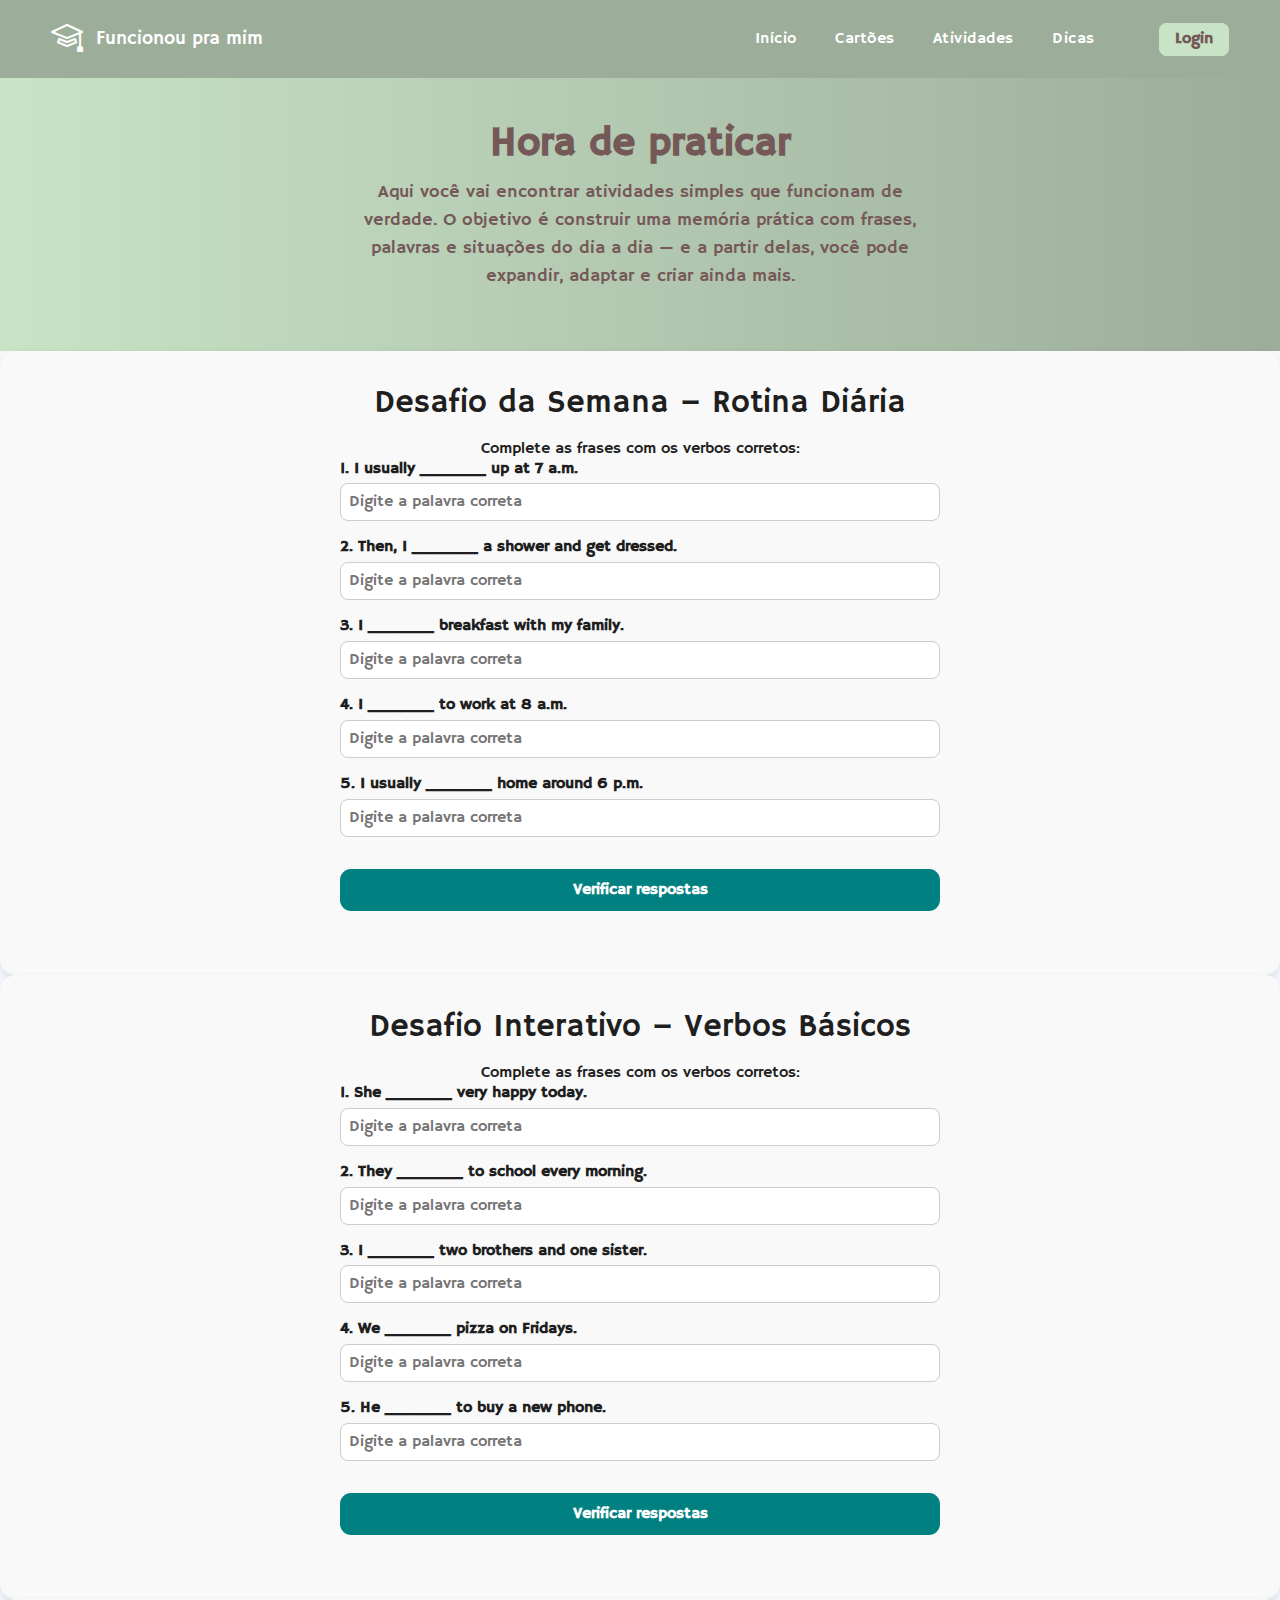
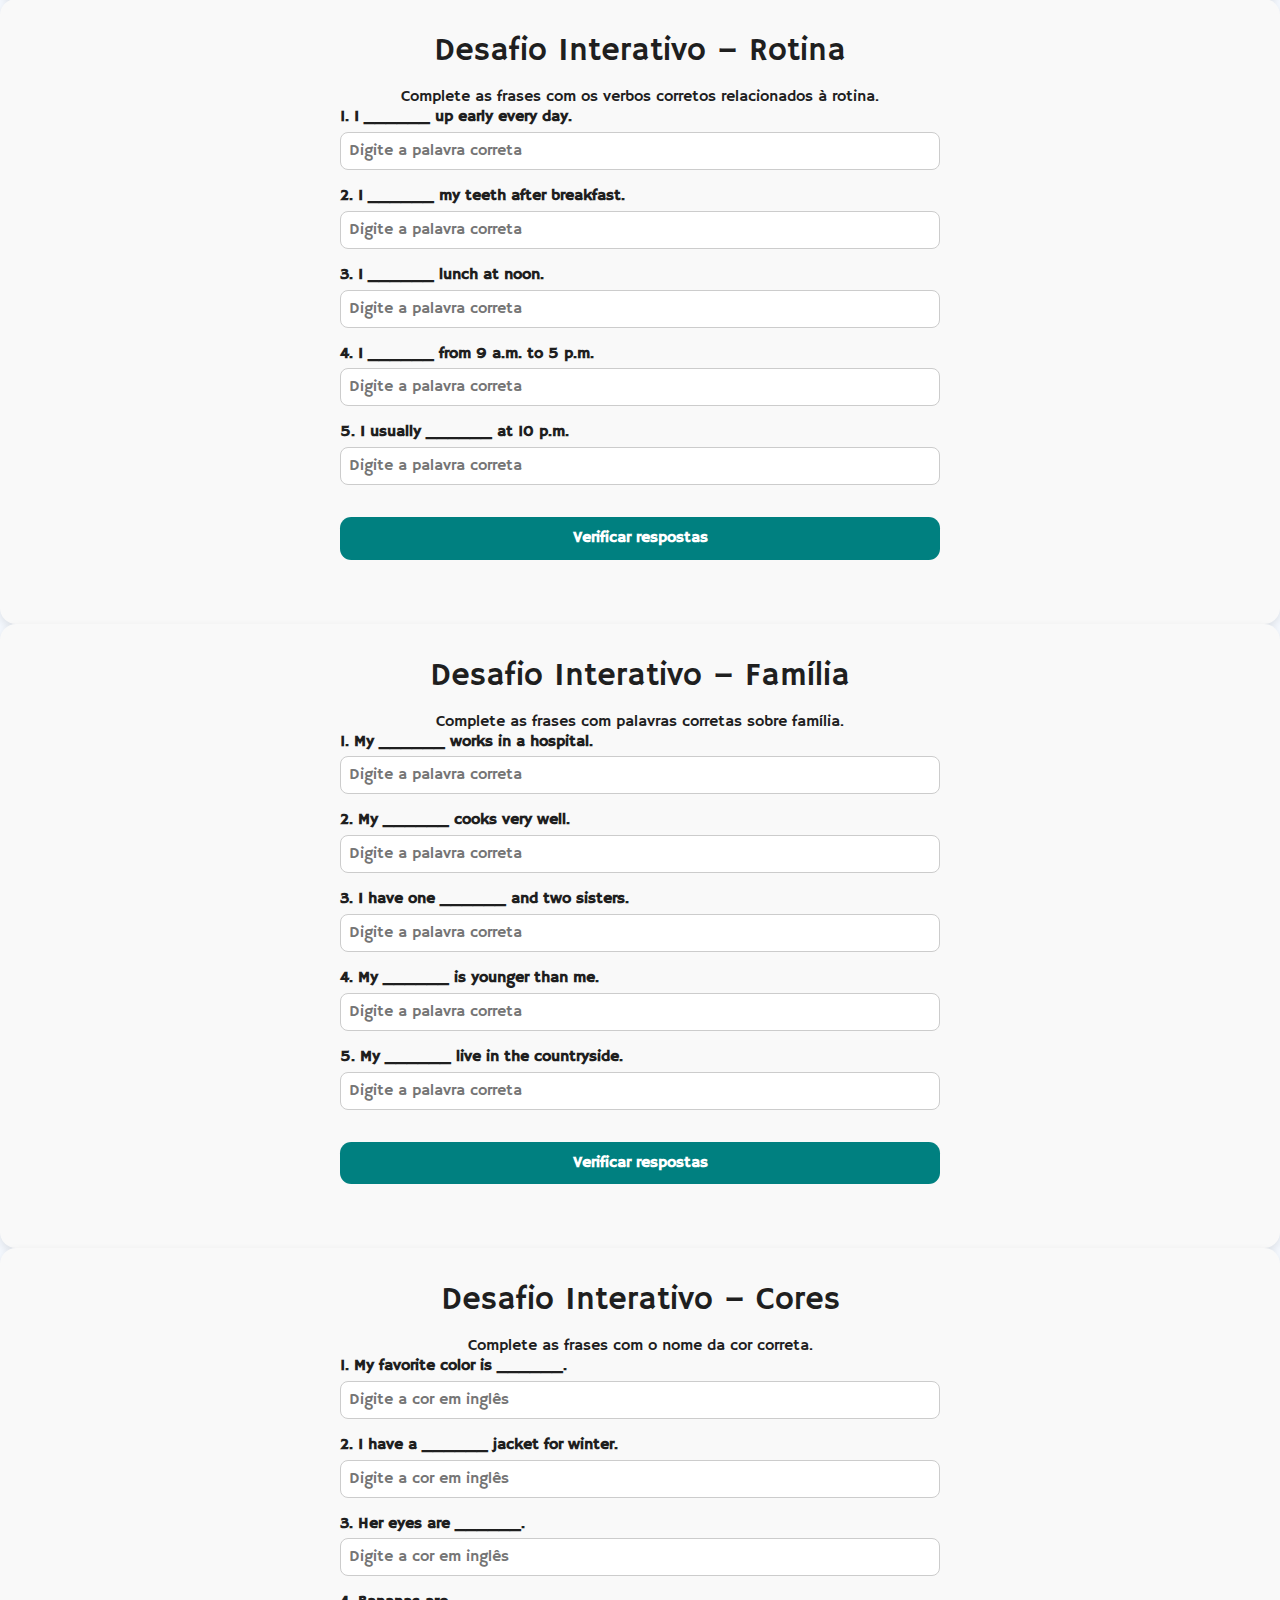
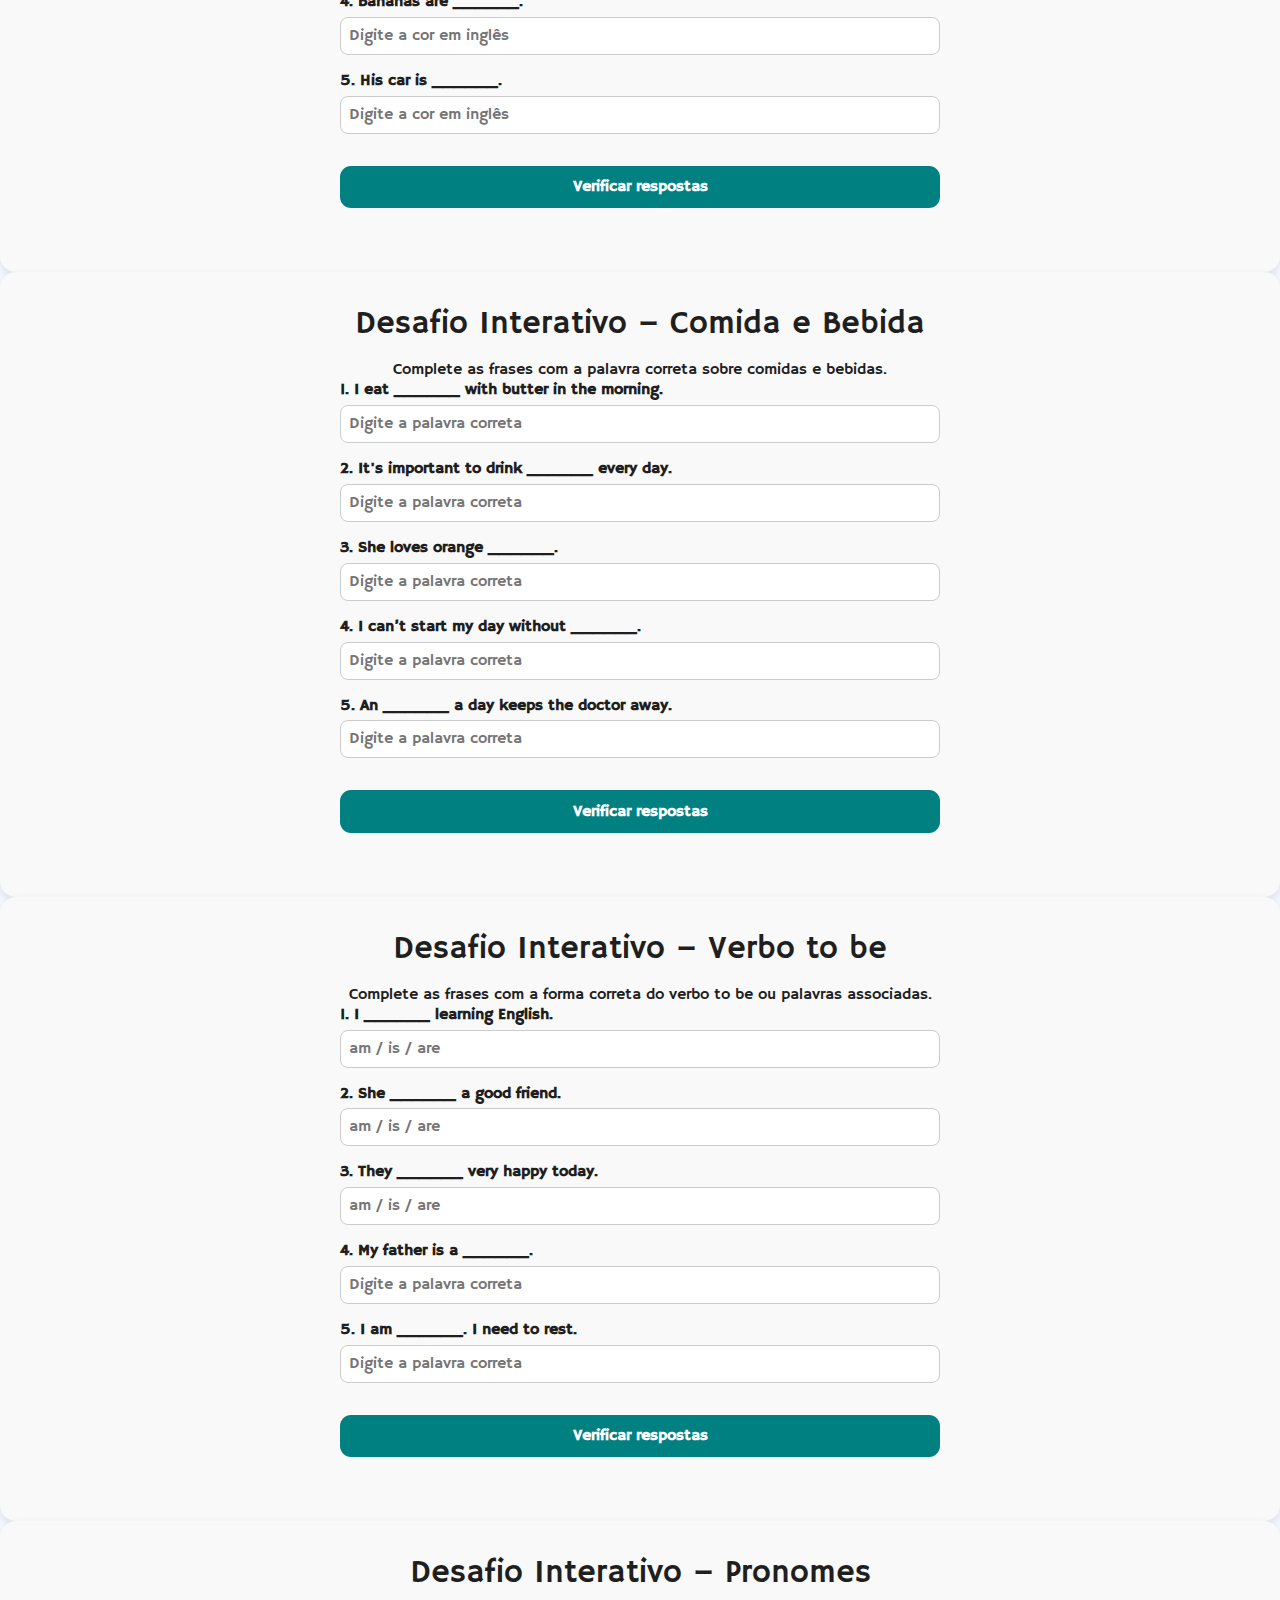
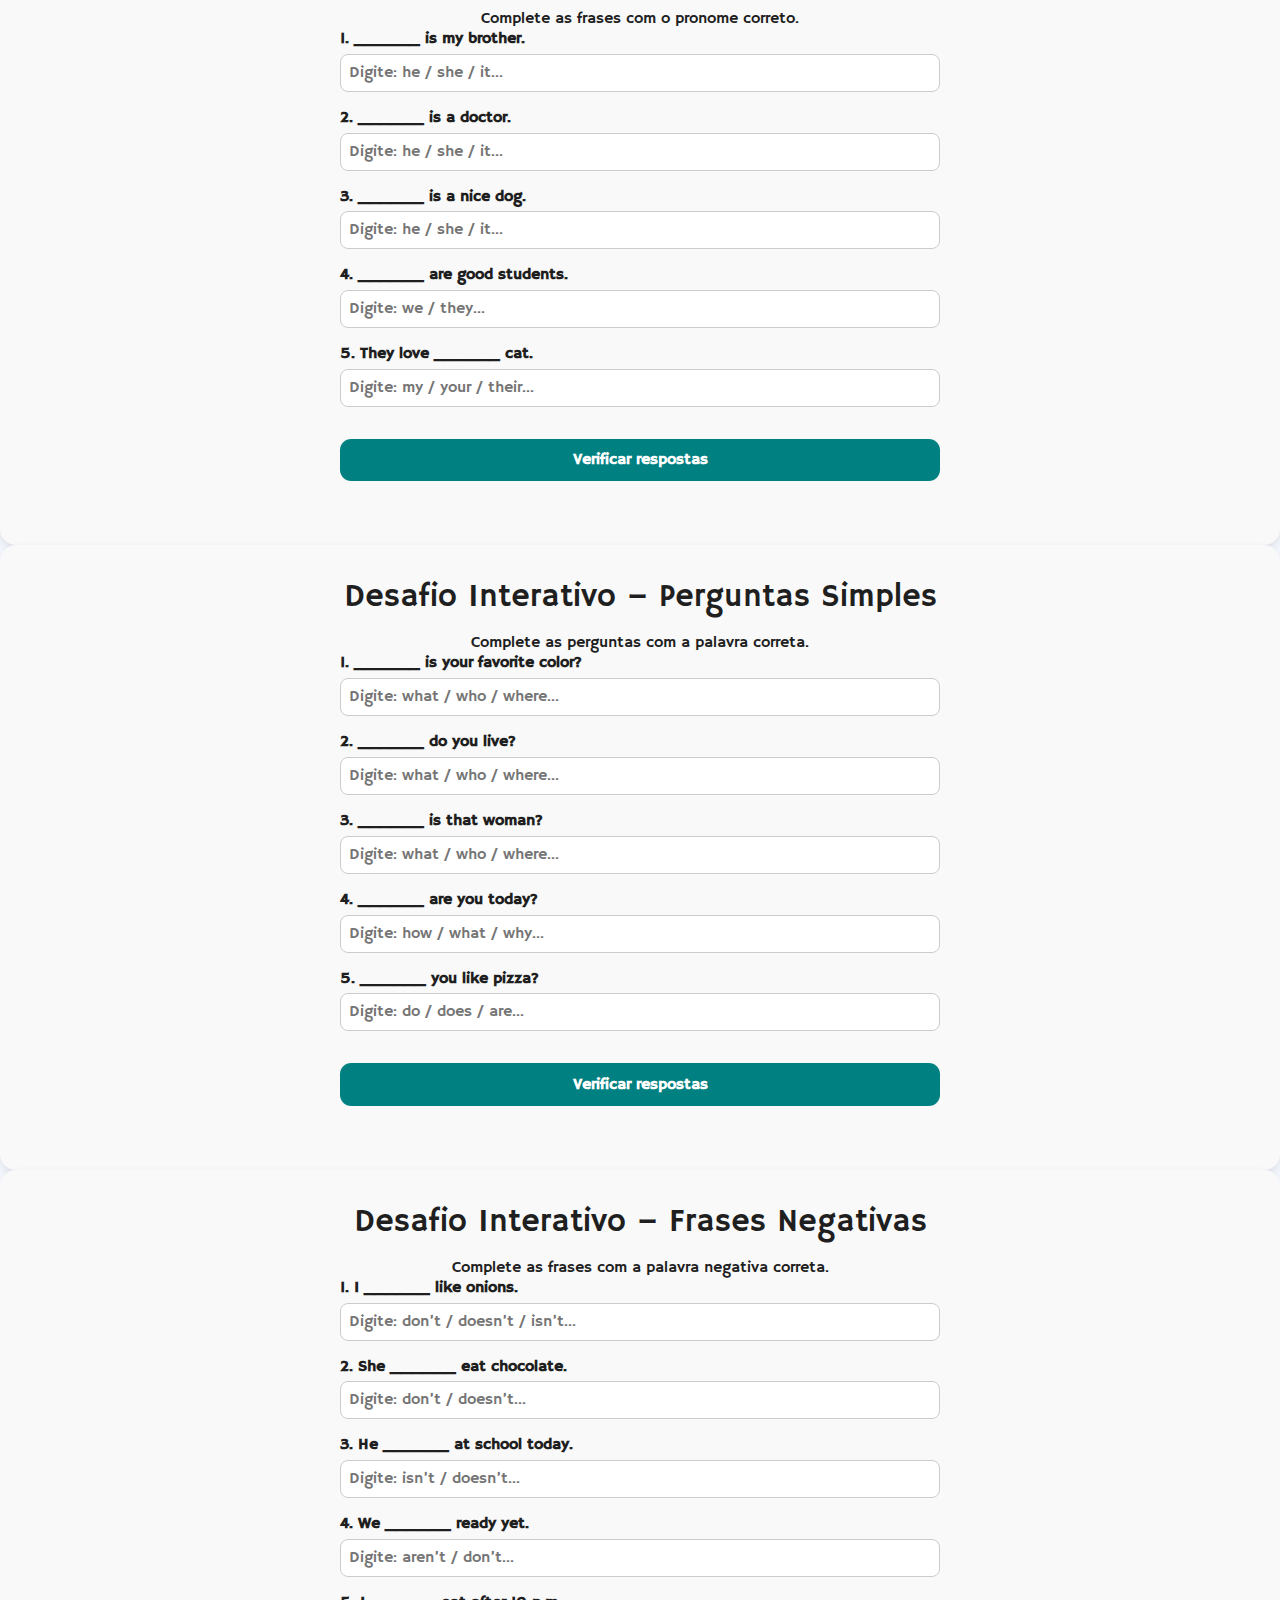
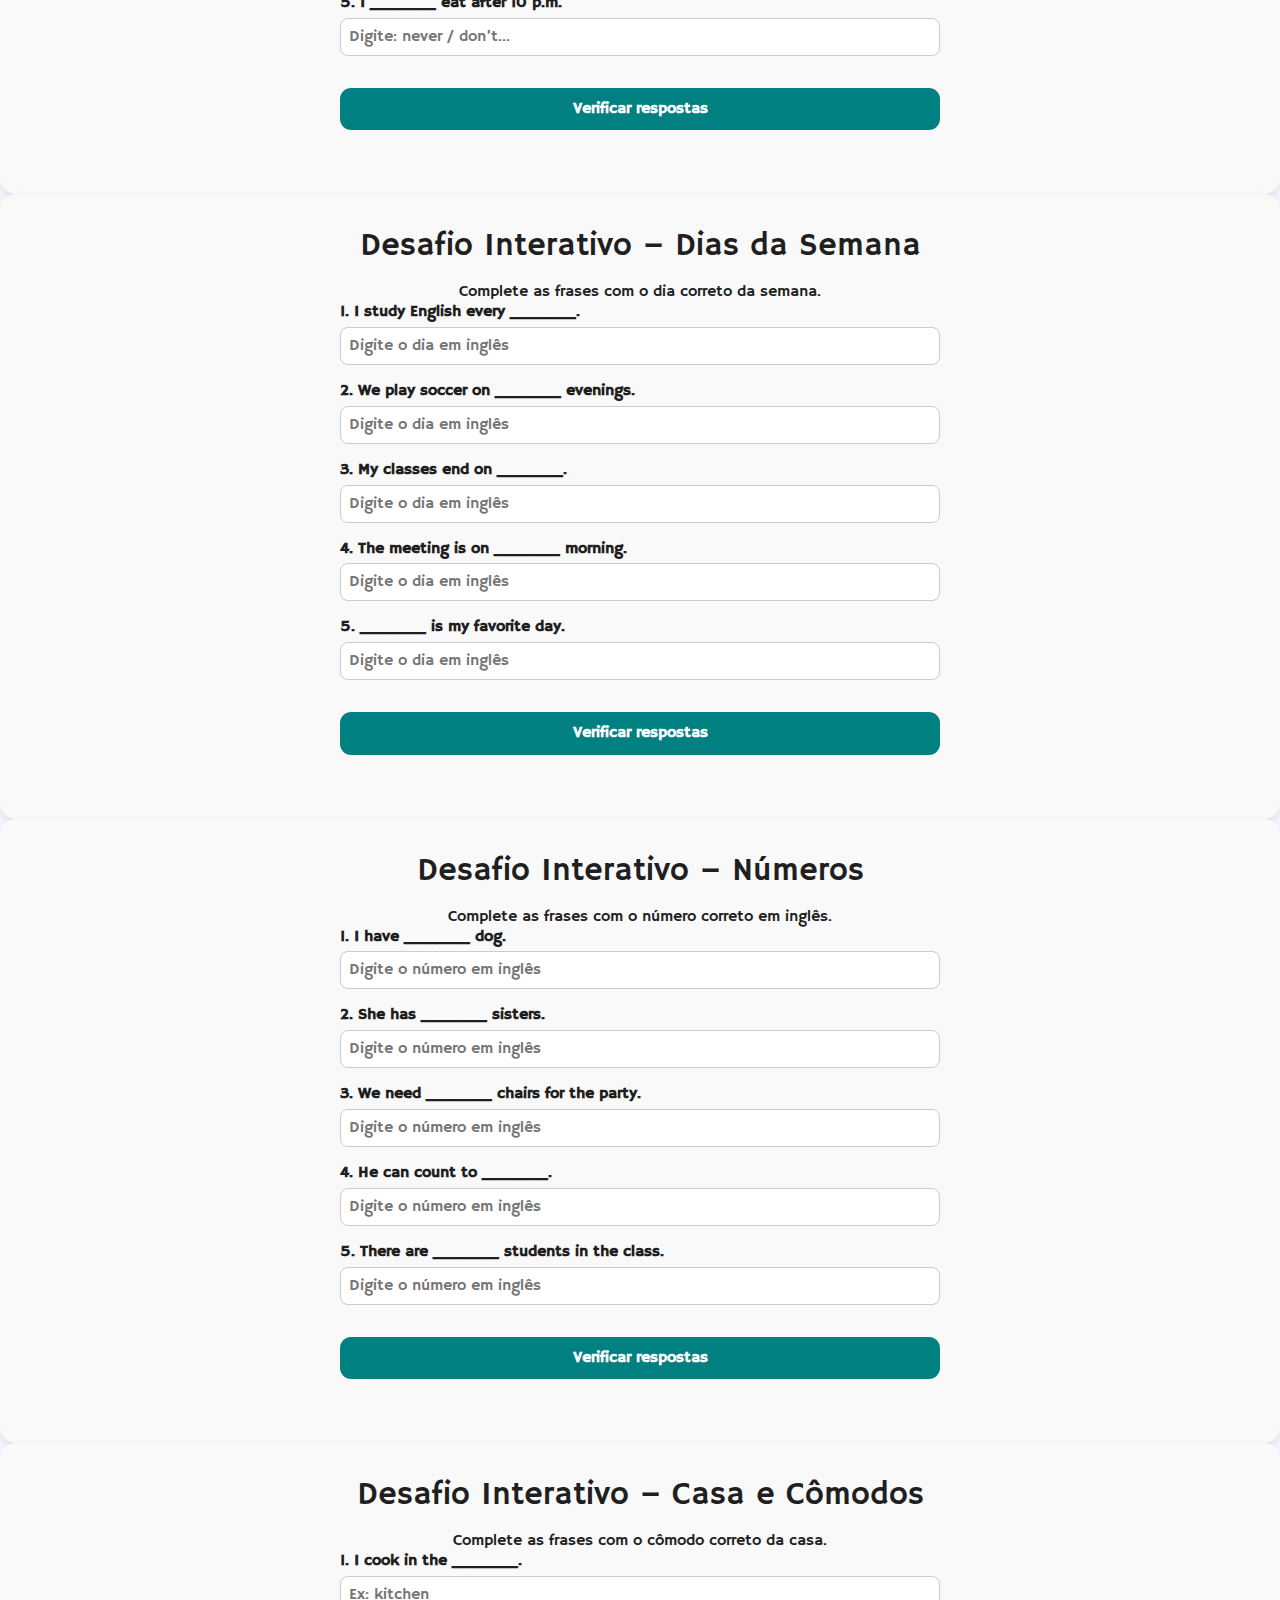
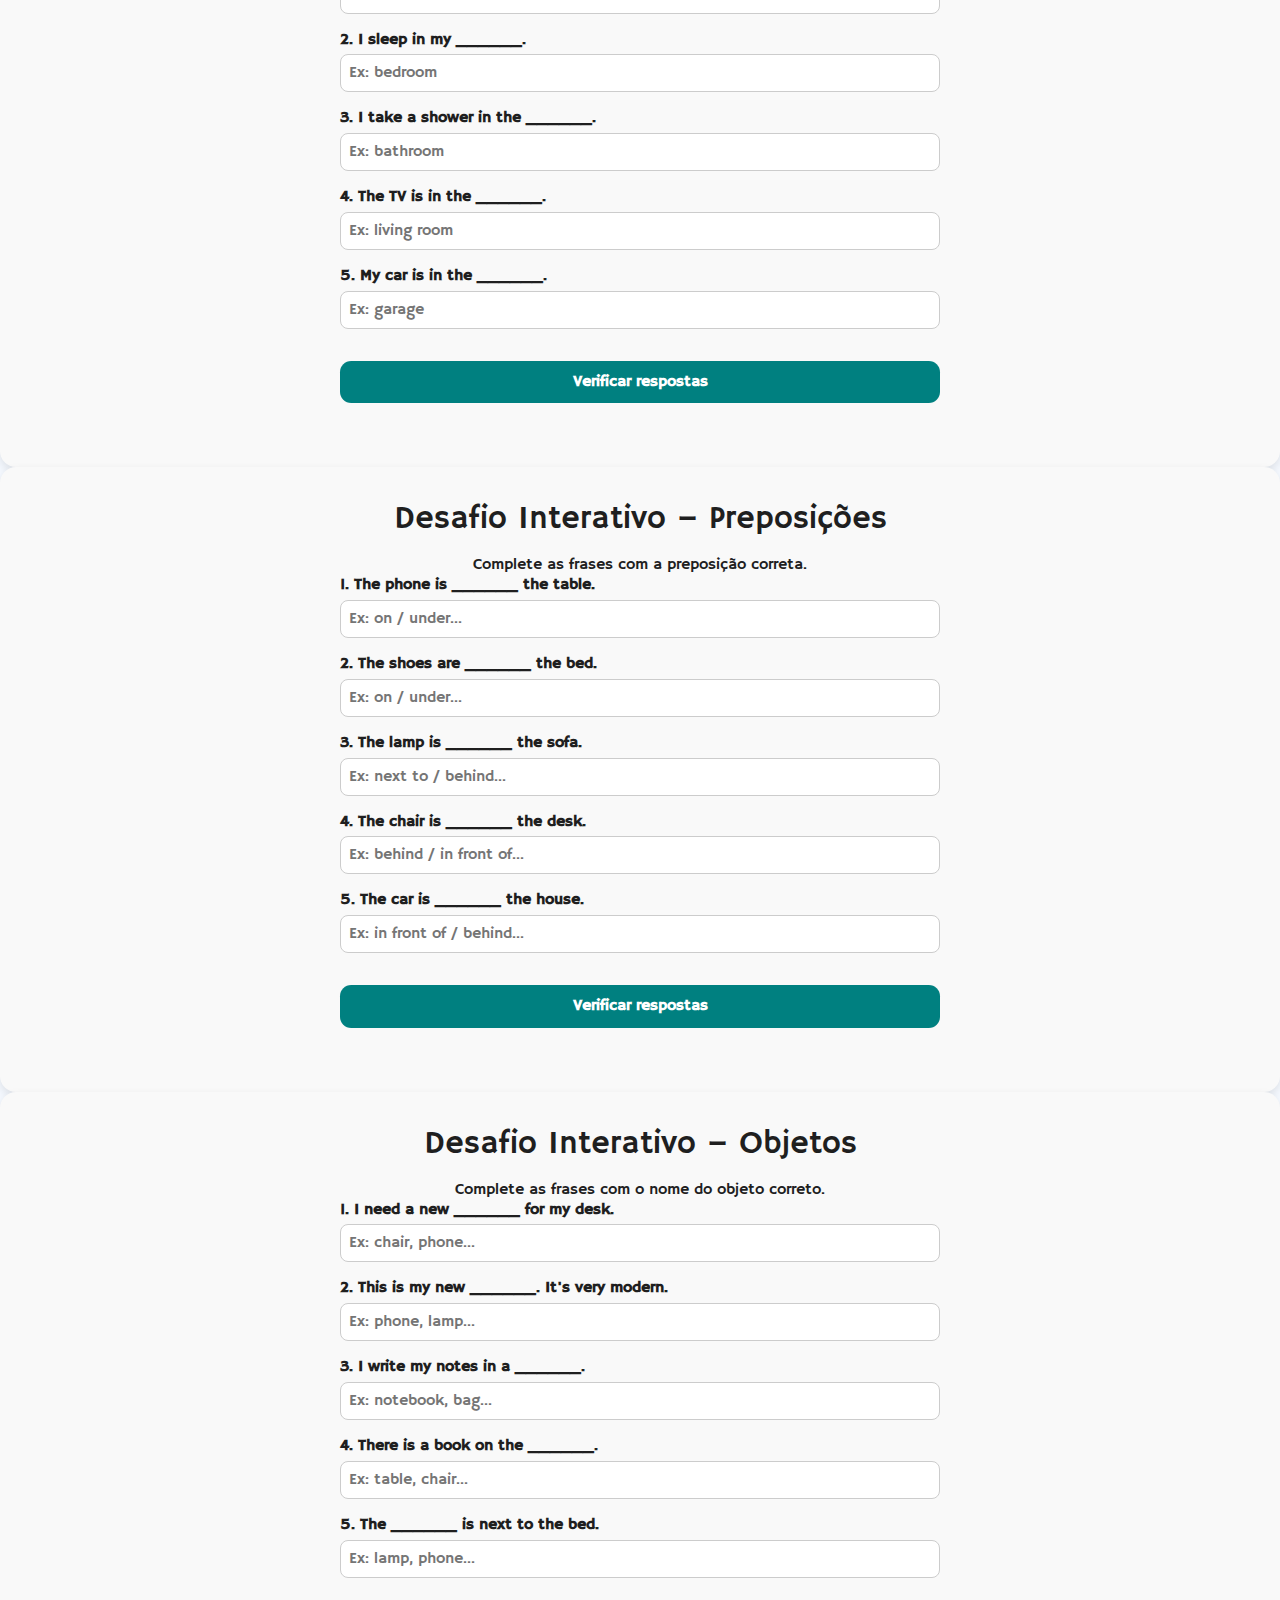
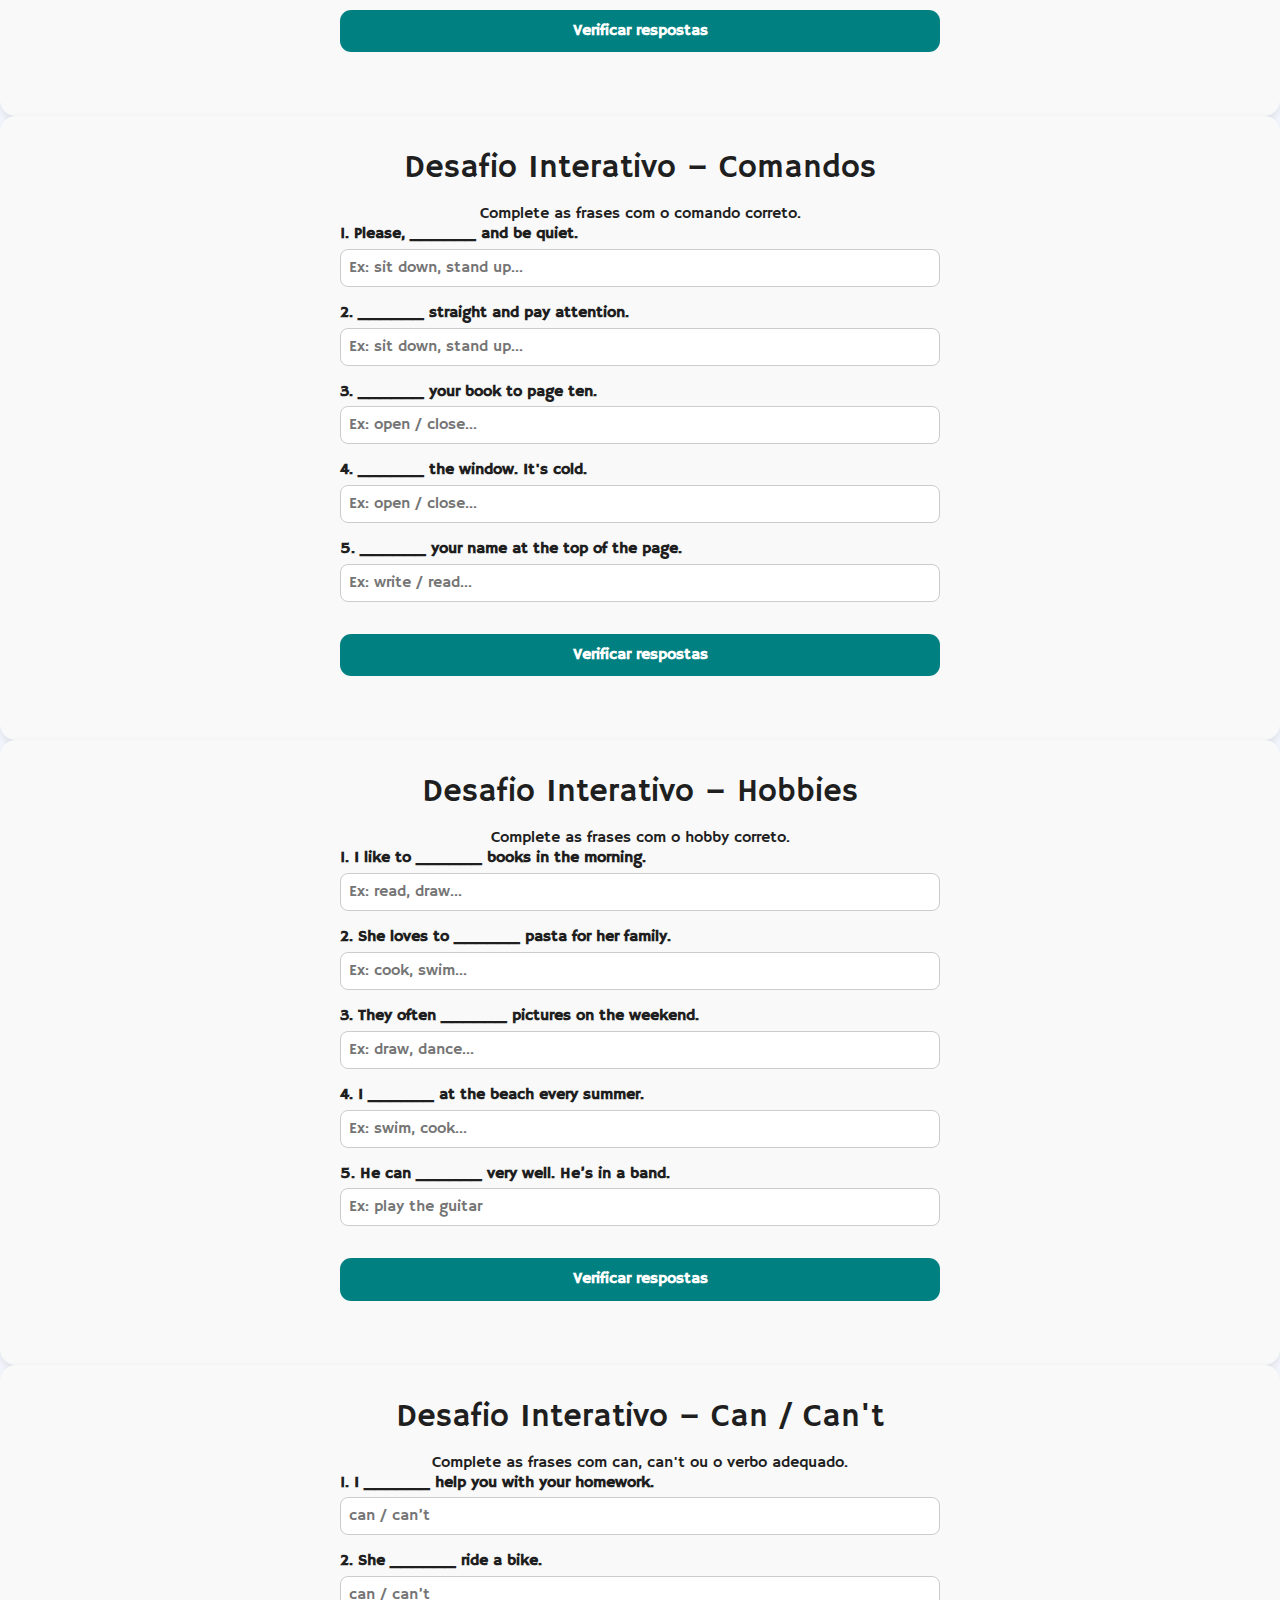
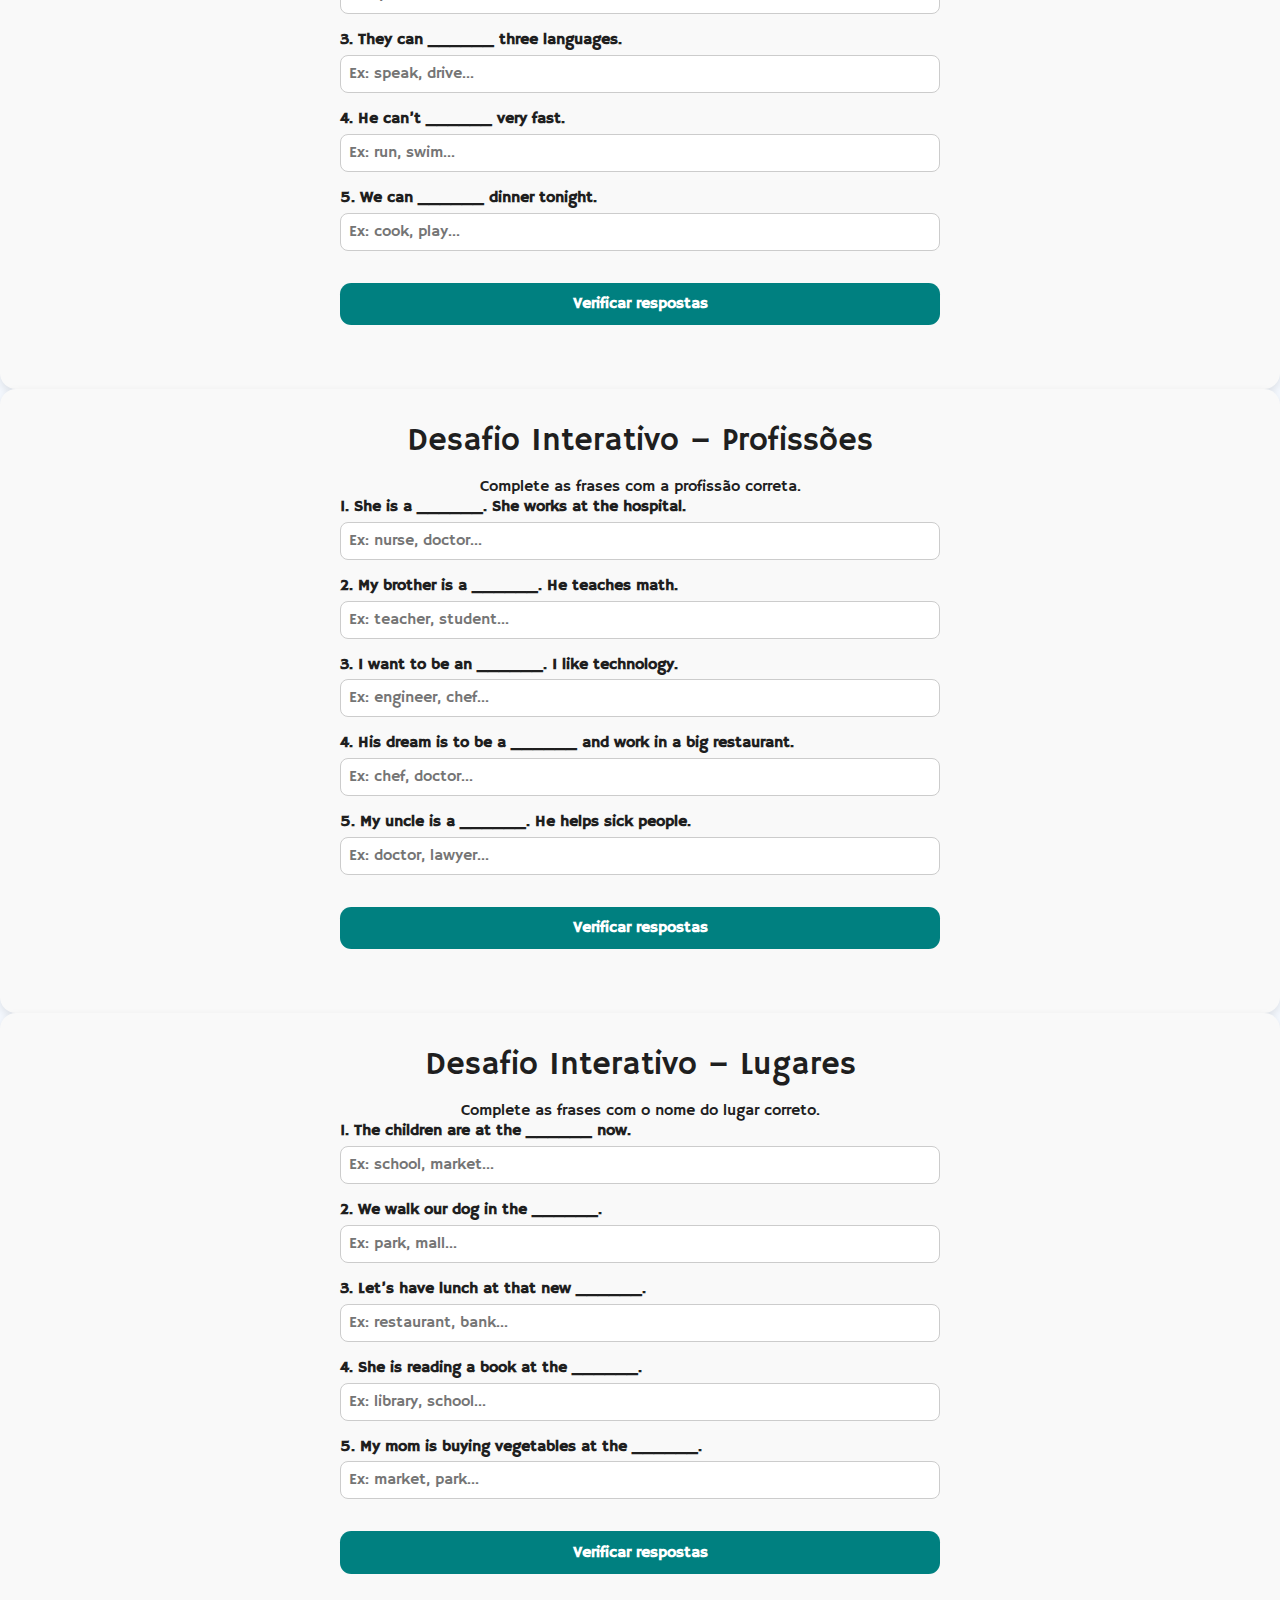
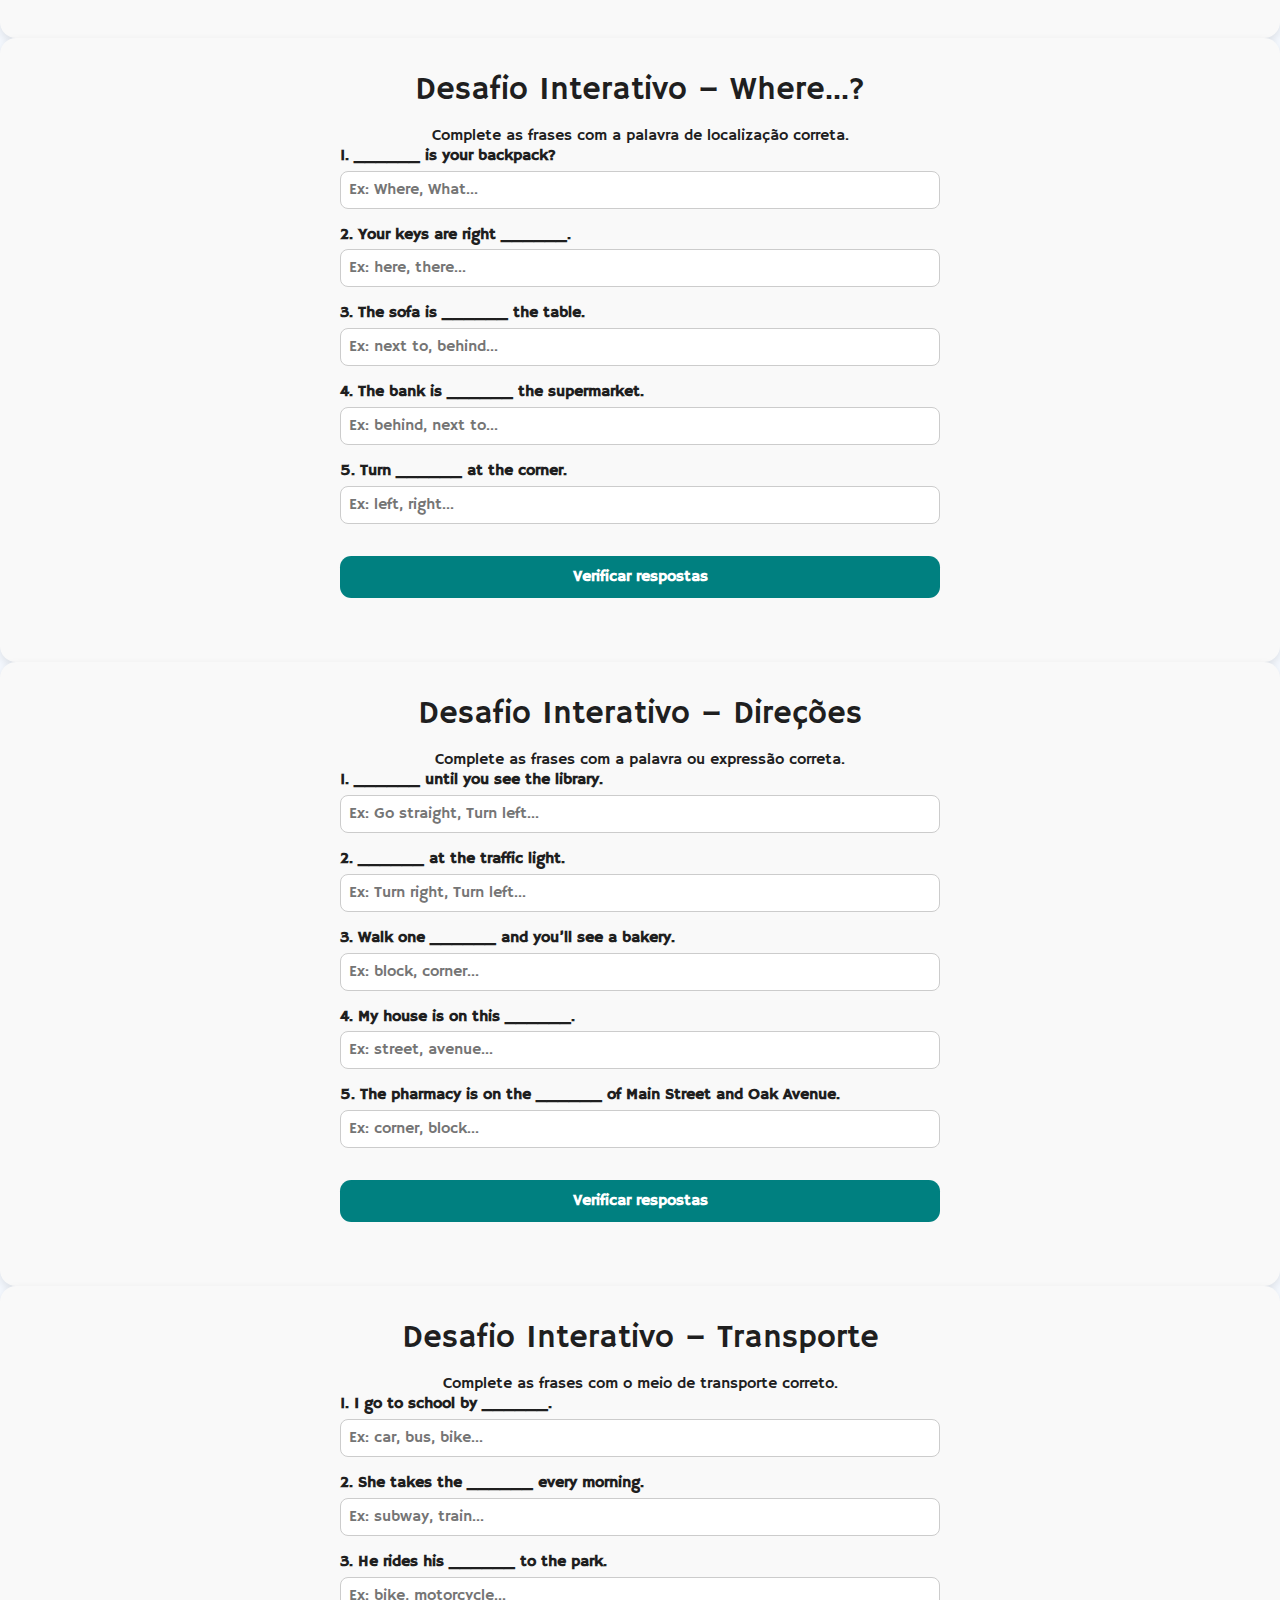
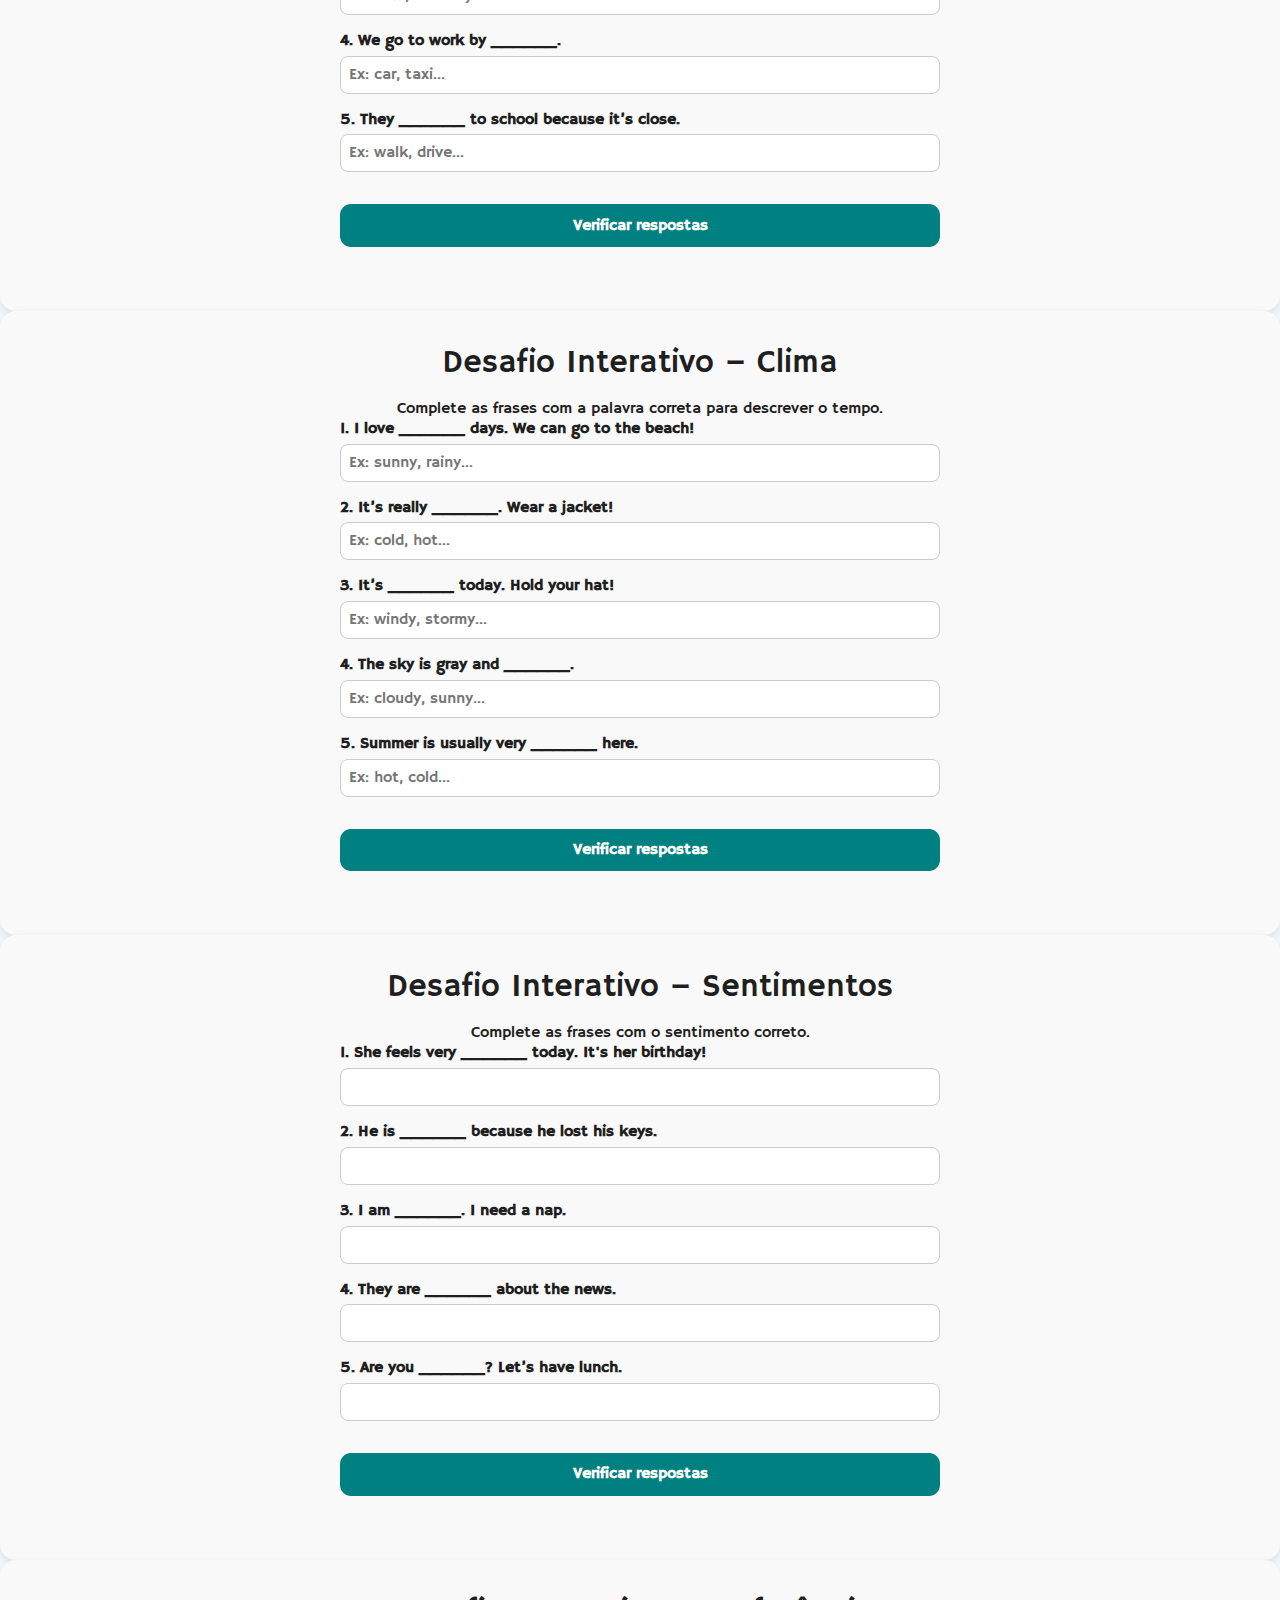
<file: praticar.html>
<!DOCTYPE html>
<html lang="pt-br">

<head>
    <meta charset="UTF-8">
    <meta name="viewport" content="width=device-width, initial-scale=1.0">
    <title>Funcionou pra mim</title>
</head>

<!-- Bootstrap & Icons -->
<link href="https://cdn.jsdelivr.net/npm/bootstrap-icons@1.10.5/font/bootstrap-icons.css" rel="stylesheet">


<!-- Fonts -->
<link rel="preconnect" href="https://fonts.googleapis.com">
<link rel="preconnect" href="https://fonts.gstatic.com" crossorigin>
<link href="https://fonts.googleapis.com/css2?family=Poppins:wght@400;600&display=swap" rel="stylesheet">

<link rel="preconnect" href="https://fonts.googleapis.com">
<link rel="preconnect" href="https://fonts.gstatic.com" crossorigin>
<link href="https://fonts.googleapis.com/css2?family=Hammersmith+One&display=swap" rel="stylesheet">

<!-- Stylesheets -->
<link rel="stylesheet" href="css/components/nav.css">
<link rel="stylesheet" href="css/components/login.css">
<link rel="stylesheet" href="css/components/reset.css">
<link rel="stylesheet" href="css/components/atividades.css">
<link rel="stylesheet" href="css/components/praticar.css">

<body>



    <header class="header">
        <div class="logo">
            <i class="bi bi-mortarboard"></i>
            <span class="logo-text">Funcionou pra mim</span>
        </div>
        <div class="nav-button-container">
            <nav class="nav" id="nav">
                <ul>
                    <li><a class="link-nav" href="index.html">Início</a></li>
                    <li><a class="link-nav" href="cartoes.html">Cartões</a></li>
                    <li><a class="link-nav" href="atividades.html">Atividades</a></li>
                    <li><a class="link-nav" href="dicas.html">Dicas</a></li>
                </ul>
            </nav>
            <div class="button-contato">
                <a class="button-nav login" href="login.html">Login</a>
            </div>
        </div>

        <div class="abrir-menu" id="menu-toggle">
            <i class="bi bi-list"></i>
        </div>

        <div class="menu-mobile" id="menu-mobile">
            <div class="btn-fechar" id="closeBtn">
                <i class="bi bi-x-lg"></i>
            </div>
            <nav>
                <ul>
                    <li><a class="link-nav" href="index.html">Início</a></li>
                    <li><a class="link-nav" href="cartoes.html">Cartões</a></li>
                    <li><a class="link-nav" href="atividades.html">Atividades</a></li>
                    <li><a class="link-nav" href="dicas.html">Dicas</a></li>
                    <li><a class="link-nav login" href="login.html">Login</a></li>
                </ul>
            </nav>
        </div>
        <div class="overlay-menu" id="overlay"></div>
    </header>



    <section class="apresentacao-praticar">
        <h1>Hora de praticar</h1>
        <p>
            Aqui você vai encontrar atividades simples que funcionam de verdade.
            O objetivo é construir uma memória prática com frases, palavras e situações do dia a dia —
            e a partir delas, você pode expandir, adaptar e criar ainda mais.
        </p>
    </section>



    <!--Dia 1-->
    <section class="atividade-interativa">
        <h2>Desafio da Semana – Rotina Diária</h2>
        <p>Complete as frases com os verbos corretos:</p>

        <form class="atividade-form" data-respostas="wake,take,have,go,get">
            <div class="frase">
                <label>1. I usually ______ up at 7 a.m.</label>
                <input type="text" name="resposta1" placeholder="Digite a palavra correta">
            </div>

            <div class="frase">
                <label>2. Then, I ______ a shower and get dressed.</label>
                <input type="text" name="resposta2" placeholder="Digite a palavra correta">
            </div>

            <div class="frase">
                <label>3. I ______ breakfast with my family.</label>
                <input type="text" name="resposta3" placeholder="Digite a palavra correta">
            </div>

            <div class="frase">
                <label>4. I ______ to work at 8 a.m.</label>
                <input type="text" name="resposta4" placeholder="Digite a palavra correta">
            </div>

            <div class="frase">
                <label>5. I usually ______ home around 6 p.m.</label>
                <input type="text" name="resposta5" placeholder="Digite a palavra correta">
            </div>

            <button type="submit" class="btn-verificar">Verificar respostas</button>
            <p class="feedback"></p>
        </form>
    </section>





    <!--dia 2-->
    <section class="atividade-interativa">
        <h2>Desafio Interativo – Verbos Básicos</h2>
        <p>Complete as frases com os verbos corretos:</p>

        <form class="atividade-form" data-respostas="is,go,have,like,wants">
            <div class="frase">
                <label>1. She ______ very happy today.</label>
                <input type="text" name="resposta1" placeholder="Digite a palavra correta">
            </div>

            <div class="frase">
                <label>2. They ______ to school every morning.</label>
                <input type="text" name="resposta2" placeholder="Digite a palavra correta">
            </div>

            <div class="frase">
                <label>3. I ______ two brothers and one sister.</label>
                <input type="text" name="resposta3" placeholder="Digite a palavra correta">
            </div>

            <div class="frase">
                <label>4. We ______ pizza on Fridays.</label>
                <input type="text" name="resposta4" placeholder="Digite a palavra correta">
            </div>

            <div class="frase">
                <label>5. He ______ to buy a new phone.</label>
                <input type="text" name="resposta5" placeholder="Digite a palavra correta">
            </div>

            <button type="submit" class="btn-verificar">Verificar respostas</button>
            <p class="feedback"></p>
        </form>
    </section>




    <!--dia 3-->
    <section class="atividade-interativa">
        <h2>Desafio Interativo – Rotina</h2>
        <p>Complete as frases com os verbos corretos relacionados à rotina.</p>

        <form class="atividade-form" data-respostas="wake,brush,eat,work,sleep">
            <div class="frase">
                <label>1. I ______ up early every day.</label>
                <input type="text" name="resposta1" placeholder="Digite a palavra correta">
            </div>

            <div class="frase">
                <label>2. I ______ my teeth after breakfast.</label>
                <input type="text" name="resposta2" placeholder="Digite a palavra correta">
            </div>

            <div class="frase">
                <label>3. I ______ lunch at noon.</label>
                <input type="text" name="resposta3" placeholder="Digite a palavra correta">
            </div>

            <div class="frase">
                <label>4. I ______ from 9 a.m. to 5 p.m.</label>
                <input type="text" name="resposta4" placeholder="Digite a palavra correta">
            </div>

            <div class="frase">
                <label>5. I usually ______ at 10 p.m.</label>
                <input type="text" name="resposta5" placeholder="Digite a palavra correta">
            </div>

            <button type="submit" class="btn-verificar">Verificar respostas</button>
            <p class="feedback"></p>
        </form>
    </section>




    <!--dia 4-->
    <section class="atividade-interativa">
        <h2>Desafio Interativo – Família</h2>
        <p>Complete as frases com palavras corretas sobre família.</p>

        <form class="atividade-form" data-respostas="father,mother,brother,sister,grandparents">
            <div class="frase">
                <label>1. My ______ works in a hospital.</label>
                <input type="text" name="resposta1" placeholder="Digite a palavra correta">
            </div>

            <div class="frase">
                <label>2. My ______ cooks very well.</label>
                <input type="text" name="resposta2" placeholder="Digite a palavra correta">
            </div>

            <div class="frase">
                <label>3. I have one ______ and two sisters.</label>
                <input type="text" name="resposta3" placeholder="Digite a palavra correta">
            </div>

            <div class="frase">
                <label>4. My ______ is younger than me.</label>
                <input type="text" name="resposta4" placeholder="Digite a palavra correta">
            </div>

            <div class="frase">
                <label>5. My ______ live in the countryside.</label>
                <input type="text" name="resposta5" placeholder="Digite a palavra correta">
            </div>

            <button type="submit" class="btn-verificar">Verificar respostas</button>
            <p class="feedback"></p>
        </form>
    </section>




    <!--dia 5-->
    <section class="atividade-interativa">
        <h2>Desafio Interativo – Cores</h2>
        <p>Complete as frases com o nome da cor correta.</p>

        <form class="atividade-form" data-respostas="red,blue,green,yellow,black">
            <div class="frase">
                <label>1. My favorite color is ______.</label>
                <input type="text" name="resposta1" placeholder="Digite a cor em inglês">
            </div>

            <div class="frase">
                <label>2. I have a ______ jacket for winter.</label>
                <input type="text" name="resposta2" placeholder="Digite a cor em inglês">
            </div>

            <div class="frase">
                <label>3. Her eyes are ______.</label>
                <input type="text" name="resposta3" placeholder="Digite a cor em inglês">
            </div>

            <div class="frase">
                <label>4. Bananas are ______.</label>
                <input type="text" name="resposta4" placeholder="Digite a cor em inglês">
            </div>

            <div class="frase">
                <label>5. His car is ______.</label>
                <input type="text" name="resposta5" placeholder="Digite a cor em inglês">
            </div>

            <button type="submit" class="btn-verificar">Verificar respostas</button>
            <p class="feedback"></p>
        </form>
    </section>




    <!--dia 6-->
    <section class="atividade-interativa">
        <h2>Desafio Interativo – Comida e Bebida</h2>
        <p>Complete as frases com a palavra correta sobre comidas e bebidas.</p>

        <form class="atividade-form" data-respostas="bread,water,juice,coffee,apple">
            <div class="frase">
                <label>1. I eat ______ with butter in the morning.</label>
                <input type="text" name="resposta1" placeholder="Digite a palavra correta">
            </div>

            <div class="frase">
                <label>2. It's important to drink ______ every day.</label>
                <input type="text" name="resposta2" placeholder="Digite a palavra correta">
            </div>

            <div class="frase">
                <label>3. She loves orange ______.</label>
                <input type="text" name="resposta3" placeholder="Digite a palavra correta">
            </div>

            <div class="frase">
                <label>4. I can’t start my day without ______.</label>
                <input type="text" name="resposta4" placeholder="Digite a palavra correta">
            </div>

            <div class="frase">
                <label>5. An ______ a day keeps the doctor away.</label>
                <input type="text" name="resposta5" placeholder="Digite a palavra correta">
            </div>

            <button type="submit" class="btn-verificar">Verificar respostas</button>
            <p class="feedback"></p>
        </form>
    </section>



    <!--dia 7-->
    <section class="atividade-interativa">
        <h2>Desafio Interativo – Verbo to be</h2>
        <p>Complete as frases com a forma correta do verbo <strong>to be</strong> ou palavras associadas.</p>

        <form class="atividade-form" data-respostas="am,is,are,teacher,tired">
            <div class="frase">
                <label>1. I ______ learning English.</label>
                <input type="text" name="resposta1" placeholder="am / is / are">
            </div>

            <div class="frase">
                <label>2. She ______ a good friend.</label>
                <input type="text" name="resposta2" placeholder="am / is / are">
            </div>

            <div class="frase">
                <label>3. They ______ very happy today.</label>
                <input type="text" name="resposta3" placeholder="am / is / are">
            </div>

            <div class="frase">
                <label>4. My father is a ______.</label>
                <input type="text" name="resposta4" placeholder="Digite a palavra correta">
            </div>

            <div class="frase">
                <label>5. I am ______. I need to rest.</label>
                <input type="text" name="resposta5" placeholder="Digite a palavra correta">
            </div>

            <button type="submit" class="btn-verificar">Verificar respostas</button>
            <p class="feedback"></p>
        </form>
    </section>




    <!--dia 8-->
    <section class="atividade-interativa">
        <h2>Desafio Interativo – Pronomes</h2>
        <p>Complete as frases com o pronome correto.</p>

        <form class="atividade-form" data-respostas="he,she,it,we,their">
            <div class="frase">
                <label>1. ______ is my brother.</label>
                <input type="text" name="resposta1" placeholder="Digite: he / she / it...">
            </div>

            <div class="frase">
                <label>2. ______ is a doctor.</label>
                <input type="text" name="resposta2" placeholder="Digite: he / she / it...">
            </div>

            <div class="frase">
                <label>3. ______ is a nice dog.</label>
                <input type="text" name="resposta3" placeholder="Digite: he / she / it...">
            </div>

            <div class="frase">
                <label>4. ______ are good students.</label>
                <input type="text" name="resposta4" placeholder="Digite: we / they...">
            </div>

            <div class="frase">
                <label>5. They love ______ cat.</label>
                <input type="text" name="resposta5" placeholder="Digite: my / your / their...">
            </div>

            <button type="submit" class="btn-verificar">Verificar respostas</button>
            <p class="feedback"></p>
        </form>
    </section>



    <!--dia 9-->
    <section class="atividade-interativa">
        <h2>Desafio Interativo – Perguntas Simples</h2>
        <p>Complete as perguntas com a palavra correta.</p>

        <form class="atividade-form" data-respostas="what,where,who,how,do">
            <div class="frase">
                <label>1. ______ is your favorite color?</label>
                <input type="text" name="resposta1" placeholder="Digite: what / who / where...">
            </div>

            <div class="frase">
                <label>2. ______ do you live?</label>
                <input type="text" name="resposta2" placeholder="Digite: what / who / where...">
            </div>

            <div class="frase">
                <label>3. ______ is that woman?</label>
                <input type="text" name="resposta3" placeholder="Digite: what / who / where...">
            </div>

            <div class="frase">
                <label>4. ______ are you today?</label>
                <input type="text" name="resposta4" placeholder="Digite: how / what / why...">
            </div>

            <div class="frase">
                <label>5. ______ you like pizza?</label>
                <input type="text" name="resposta5" placeholder="Digite: do / does / are...">
            </div>

            <button type="submit" class="btn-verificar">Verificar respostas</button>
            <p class="feedback"></p>
        </form>
    </section>



    <!--dia 10-->
    <section class="atividade-interativa">
        <h2>Desafio Interativo – Frases Negativas</h2>
        <p>Complete as frases com a palavra negativa correta.</p>

        <form class="atividade-form" data-respostas="don’t,doesn’t,isn’t,aren’t,never">
            <div class="frase">
                <label>1. I ______ like onions.</label>
                <input type="text" name="resposta1" placeholder="Digite: don’t / doesn’t / isn’t...">
            </div>

            <div class="frase">
                <label>2. She ______ eat chocolate.</label>
                <input type="text" name="resposta2" placeholder="Digite: don’t / doesn’t...">
            </div>

            <div class="frase">
                <label>3. He ______ at school today.</label>
                <input type="text" name="resposta3" placeholder="Digite: isn’t / doesn’t...">
            </div>

            <div class="frase">
                <label>4. We ______ ready yet.</label>
                <input type="text" name="resposta4" placeholder="Digite: aren’t / don’t...">
            </div>

            <div class="frase">
                <label>5. I ______ eat after 10 p.m.</label>
                <input type="text" name="resposta5" placeholder="Digite: never / don’t...">
            </div>

            <button type="submit" class="btn-verificar">Verificar respostas</button>
            <p class="feedback"></p>
        </form>
    </section>




    <!--dia 11-->
    <section class="atividade-interativa">
        <h2>Desafio Interativo – Dias da Semana</h2>
        <p>Complete as frases com o dia correto da semana.</p>

        <form class="atividade-form" data-respostas="monday,tuesday,wednesday,thursday,saturday">
            <div class="frase">
                <label>1. I study English every ______.</label>
                <input type="text" name="resposta1" placeholder="Digite o dia em inglês">
            </div>

            <div class="frase">
                <label>2. We play soccer on ______ evenings.</label>
                <input type="text" name="resposta2" placeholder="Digite o dia em inglês">
            </div>

            <div class="frase">
                <label>3. My classes end on ______.</label>
                <input type="text" name="resposta3" placeholder="Digite o dia em inglês">
            </div>

            <div class="frase">
                <label>4. The meeting is on ______ morning.</label>
                <input type="text" name="resposta4" placeholder="Digite o dia em inglês">
            </div>

            <div class="frase">
                <label>5. ______ is my favorite day.</label>
                <input type="text" name="resposta5" placeholder="Digite o dia em inglês">
            </div>

            <button type="submit" class="btn-verificar">Verificar respostas</button>
            <p class="feedback"></p>
        </form>
    </section>




    <!--dia 12-->
    <section class="atividade-interativa">
        <h2>Desafio Interativo – Números</h2>
        <p>Complete as frases com o número correto em inglês.</p>

        <form class="atividade-form" data-respostas="one,two,five,ten,twenty">
            <div class="frase">
                <label>1. I have ______ dog.</label>
                <input type="text" name="resposta1" placeholder="Digite o número em inglês">
            </div>

            <div class="frase">
                <label>2. She has ______ sisters.</label>
                <input type="text" name="resposta2" placeholder="Digite o número em inglês">
            </div>

            <div class="frase">
                <label>3. We need ______ chairs for the party.</label>
                <input type="text" name="resposta3" placeholder="Digite o número em inglês">
            </div>

            <div class="frase">
                <label>4. He can count to ______.</label>
                <input type="text" name="resposta4" placeholder="Digite o número em inglês">
            </div>

            <div class="frase">
                <label>5. There are ______ students in the class.</label>
                <input type="text" name="resposta5" placeholder="Digite o número em inglês">
            </div>

            <button type="submit" class="btn-verificar">Verificar respostas</button>
            <p class="feedback"></p>
        </form>
    </section>



    <!--dia 13-->
    <section class="atividade-interativa">
        <h2>Desafio Interativo – Casa e Cômodos</h2>
        <p>Complete as frases com o cômodo correto da casa.</p>

        <form class="atividade-form" data-respostas="kitchen,bedroom,bathroom,living room,garage">
            <div class="frase">
                <label>1. I cook in the ______.</label>
                <input type="text" name="resposta1" placeholder="Ex: kitchen">
            </div>

            <div class="frase">
                <label>2. I sleep in my ______.</label>
                <input type="text" name="resposta2" placeholder="Ex: bedroom">
            </div>

            <div class="frase">
                <label>3. I take a shower in the ______.</label>
                <input type="text" name="resposta3" placeholder="Ex: bathroom">
            </div>

            <div class="frase">
                <label>4. The TV is in the ______.</label>
                <input type="text" name="resposta4" placeholder="Ex: living room">
            </div>

            <div class="frase">
                <label>5. My car is in the ______.</label>
                <input type="text" name="resposta5" placeholder="Ex: garage">
            </div>

            <button type="submit" class="btn-verificar">Verificar respostas</button>
            <p class="feedback"></p>
        </form>
    </section>




    <!--dia 14-->
    <section class="atividade-interativa">
        <h2>Desafio Interativo – Preposições</h2>
        <p>Complete as frases com a preposição correta.</p>

        <form class="atividade-form" data-respostas="on,under,next to,behind,in front of">
            <div class="frase">
                <label>1. The phone is ______ the table.</label>
                <input type="text" name="resposta1" placeholder="Ex: on / under...">
            </div>

            <div class="frase">
                <label>2. The shoes are ______ the bed.</label>
                <input type="text" name="resposta2" placeholder="Ex: on / under...">
            </div>

            <div class="frase">
                <label>3. The lamp is ______ the sofa.</label>
                <input type="text" name="resposta3" placeholder="Ex: next to / behind...">
            </div>

            <div class="frase">
                <label>4. The chair is ______ the desk.</label>
                <input type="text" name="resposta4" placeholder="Ex: behind / in front of...">
            </div>

            <div class="frase">
                <label>5. The car is ______ the house.</label>
                <input type="text" name="resposta5" placeholder="Ex: in front of / behind...">
            </div>

            <button type="submit" class="btn-verificar">Verificar respostas</button>
            <p class="feedback"></p>
        </form>
    </section>



    <!--dia 15-->
    <section class="atividade-interativa">
        <h2>Desafio Interativo – Objetos</h2>
        <p>Complete as frases com o nome do objeto correto.</p>

        <form class="atividade-form" data-respostas="chair,phone,notebook,table,lamp">
            <div class="frase">
                <label>1. I need a new ______ for my desk.</label>
                <input type="text" name="resposta1" placeholder="Ex: chair, phone...">
            </div>

            <div class="frase">
                <label>2. This is my new ______. It's very modern.</label>
                <input type="text" name="resposta2" placeholder="Ex: phone, lamp...">
            </div>

            <div class="frase">
                <label>3. I write my notes in a ______.</label>
                <input type="text" name="resposta3" placeholder="Ex: notebook, bag...">
            </div>

            <div class="frase">
                <label>4. There is a book on the ______.</label>
                <input type="text" name="resposta4" placeholder="Ex: table, chair...">
            </div>

            <div class="frase">
                <label>5. The ______ is next to the bed.</label>
                <input type="text" name="resposta5" placeholder="Ex: lamp, phone...">
            </div>

            <button type="submit" class="btn-verificar">Verificar respostas</button>
            <p class="feedback"></p>
        </form>
    </section>



    <!--dia 16-->
    <section class="atividade-interativa">
        <h2>Desafio Interativo – Comandos</h2>
        <p>Complete as frases com o comando correto.</p>

        <form class="atividade-form" data-respostas="sit down,stand up,open,close,write">
            <div class="frase">
                <label>1. Please, ______ and be quiet.</label>
                <input type="text" name="resposta1" placeholder="Ex: sit down, stand up...">
            </div>

            <div class="frase">
                <label>2. ______ straight and pay attention.</label>
                <input type="text" name="resposta2" placeholder="Ex: sit down, stand up...">
            </div>

            <div class="frase">
                <label>3. ______ your book to page ten.</label>
                <input type="text" name="resposta3" placeholder="Ex: open / close...">
            </div>

            <div class="frase">
                <label>4. ______ the window. It's cold.</label>
                <input type="text" name="resposta4" placeholder="Ex: open / close...">
            </div>

            <div class="frase">
                <label>5. ______ your name at the top of the page.</label>
                <input type="text" name="resposta5" placeholder="Ex: write / read...">
            </div>

            <button type="submit" class="btn-verificar">Verificar respostas</button>
            <p class="feedback"></p>
        </form>
    </section>




    <!--dia 17-->
    <section class="atividade-interativa">
        <h2>Desafio Interativo – Hobbies</h2>
        <p>Complete as frases com o hobby correto.</p>

        <form class="atividade-form" data-respostas="read,cook,draw,swim,play the guitar">
            <div class="frase">
                <label>1. I like to ______ books in the morning.</label>
                <input type="text" name="resposta1" placeholder="Ex: read, draw...">
            </div>

            <div class="frase">
                <label>2. She loves to ______ pasta for her family.</label>
                <input type="text" name="resposta2" placeholder="Ex: cook, swim...">
            </div>

            <div class="frase">
                <label>3. They often ______ pictures on the weekend.</label>
                <input type="text" name="resposta3" placeholder="Ex: draw, dance...">
            </div>

            <div class="frase">
                <label>4. I ______ at the beach every summer.</label>
                <input type="text" name="resposta4" placeholder="Ex: swim, cook...">
            </div>

            <div class="frase">
                <label>5. He can ______ very well. He’s in a band.</label>
                <input type="text" name="resposta5" placeholder="Ex: play the guitar">
            </div>

            <button type="submit" class="btn-verificar">Verificar respostas</button>
            <p class="feedback"></p>
        </form>
    </section>



    <!--dia 18-->
    <section class="atividade-interativa">
        <h2>Desafio Interativo – Can / Can't</h2>
        <p>Complete as frases com <strong>can</strong>, <strong>can't</strong> ou o verbo adequado.</p>

        <form class="atividade-form" data-respostas="can,can’t,speak,run,cook">
            <div class="frase">
                <label>1. I ______ help you with your homework.</label>
                <input type="text" name="resposta1" placeholder="can / can’t">
            </div>

            <div class="frase">
                <label>2. She ______ ride a bike.</label>
                <input type="text" name="resposta2" placeholder="can / can’t">
            </div>

            <div class="frase">
                <label>3. They can ______ three languages.</label>
                <input type="text" name="resposta3" placeholder="Ex: speak, drive...">
            </div>

            <div class="frase">
                <label>4. He can’t ______ very fast.</label>
                <input type="text" name="resposta4" placeholder="Ex: run, swim...">
            </div>

            <div class="frase">
                <label>5. We can ______ dinner tonight.</label>
                <input type="text" name="resposta5" placeholder="Ex: cook, play...">
            </div>

            <button type="submit" class="btn-verificar">Verificar respostas</button>
            <p class="feedback"></p>
        </form>
    </section>



    <!--dia 19-->
    <section class="atividade-interativa">
        <h2>Desafio Interativo – Profissões</h2>
        <p>Complete as frases com a profissão correta.</p>

        <form class="atividade-form" data-respostas="doctor,teacher,engineer,nurse,chef">
            <div class="frase">
                <label>1. She is a ______. She works at the hospital.</label>
                <input type="text" name="resposta1" placeholder="Ex: nurse, doctor...">
            </div>

            <div class="frase">
                <label>2. My brother is a ______. He teaches math.</label>
                <input type="text" name="resposta2" placeholder="Ex: teacher, student...">
            </div>

            <div class="frase">
                <label>3. I want to be an ______. I like technology.</label>
                <input type="text" name="resposta3" placeholder="Ex: engineer, chef...">
            </div>

            <div class="frase">
                <label>4. His dream is to be a ______ and work in a big restaurant.</label>
                <input type="text" name="resposta4" placeholder="Ex: chef, doctor...">
            </div>

            <div class="frase">
                <label>5. My uncle is a ______. He helps sick people.</label>
                <input type="text" name="resposta5" placeholder="Ex: doctor, lawyer...">
            </div>

            <button type="submit" class="btn-verificar">Verificar respostas</button>
            <p class="feedback"></p>
        </form>
    </section>




    <!--dia 20-->
    <section class="atividade-interativa">
        <h2>Desafio Interativo – Lugares</h2>
        <p>Complete as frases com o nome do lugar correto.</p>

        <form class="atividade-form" data-respostas="school,park,restaurant,library,market">
            <div class="frase">
                <label>1. The children are at the ______ now.</label>
                <input type="text" name="resposta1" placeholder="Ex: school, market...">
            </div>

            <div class="frase">
                <label>2. We walk our dog in the ______.</label>
                <input type="text" name="resposta2" placeholder="Ex: park, mall...">
            </div>

            <div class="frase">
                <label>3. Let’s have lunch at that new ______.</label>
                <input type="text" name="resposta3" placeholder="Ex: restaurant, bank...">
            </div>

            <div class="frase">
                <label>4. She is reading a book at the ______.</label>
                <input type="text" name="resposta4" placeholder="Ex: library, school...">
            </div>

            <div class="frase">
                <label>5. My mom is buying vegetables at the ______.</label>
                <input type="text" name="resposta5" placeholder="Ex: market, park...">
            </div>

            <button type="submit" class="btn-verificar">Verificar respostas</button>
            <p class="feedback"></p>
        </form>
    </section>



    <!--dia 21-->
    <section class="atividade-interativa">
        <h2>Desafio Interativo – Where...?</h2>
        <p>Complete as frases com a palavra de localização correta.</p>

        <form class="atividade-form" data-respostas="where,here,next to,behind,left">
            <div class="frase">
                <label>1. ______ is your backpack?</label>
                <input type="text" name="resposta1" placeholder="Ex: Where, What...">
            </div>

            <div class="frase">
                <label>2. Your keys are right ______.</label>
                <input type="text" name="resposta2" placeholder="Ex: here, there...">
            </div>

            <div class="frase">
                <label>3. The sofa is ______ the table.</label>
                <input type="text" name="resposta3" placeholder="Ex: next to, behind...">
            </div>

            <div class="frase">
                <label>4. The bank is ______ the supermarket.</label>
                <input type="text" name="resposta4" placeholder="Ex: behind, next to...">
            </div>

            <div class="frase">
                <label>5. Turn ______ at the corner.</label>
                <input type="text" name="resposta5" placeholder="Ex: left, right...">
            </div>

            <button type="submit" class="btn-verificar">Verificar respostas</button>
            <p class="feedback"></p>
        </form>
    </section>



    <!--dia 22-->
    <section class="atividade-interativa">
        <h2>Desafio Interativo – Direções</h2>
        <p>Complete as frases com a palavra ou expressão correta.</p>

        <form class="atividade-form" data-respostas="go straight,turn left,block,street,corner">
            <div class="frase">
                <label>1. ______ until you see the library.</label>
                <input type="text" name="resposta1" placeholder="Ex: Go straight, Turn left...">
            </div>

            <div class="frase">
                <label>2. ______ at the traffic light.</label>
                <input type="text" name="resposta2" placeholder="Ex: Turn right, Turn left...">
            </div>

            <div class="frase">
                <label>3. Walk one ______ and you’ll see a bakery.</label>
                <input type="text" name="resposta3" placeholder="Ex: block, corner...">
            </div>

            <div class="frase">
                <label>4. My house is on this ______.</label>
                <input type="text" name="resposta4" placeholder="Ex: street, avenue...">
            </div>

            <div class="frase">
                <label>5. The pharmacy is on the ______ of Main Street and Oak Avenue.</label>
                <input type="text" name="resposta5" placeholder="Ex: corner, block...">
            </div>

            <button type="submit" class="btn-verificar">Verificar respostas</button>
            <p class="feedback"></p>
        </form>
    </section>




    <!--dia 23-->
    <section class="atividade-interativa">
        <h2>Desafio Interativo – Transporte</h2>
        <p>Complete as frases com o meio de transporte correto.</p>

        <form class="atividade-form" data-respostas="bus,subway,bike,car,walk">
            <div class="frase">
                <label>1. I go to school by ______.</label>
                <input type="text" name="resposta1" placeholder="Ex: car, bus, bike...">
            </div>

            <div class="frase">
                <label>2. She takes the ______ every morning.</label>
                <input type="text" name="resposta2" placeholder="Ex: subway, train...">
            </div>

            <div class="frase">
                <label>3. He rides his ______ to the park.</label>
                <input type="text" name="resposta3" placeholder="Ex: bike, motorcycle...">
            </div>

            <div class="frase">
                <label>4. We go to work by ______.</label>
                <input type="text" name="resposta4" placeholder="Ex: car, taxi...">
            </div>

            <div class="frase">
                <label>5. They ______ to school because it’s close.</label>
                <input type="text" name="resposta5" placeholder="Ex: walk, drive...">
            </div>

            <button type="submit" class="btn-verificar">Verificar respostas</button>
            <p class="feedback"></p>
        </form>
    </section>



    <!--dia 24-->
    <section class="atividade-interativa">
        <h2>Desafio Interativo – Clima</h2>
        <p>Complete as frases com a palavra correta para descrever o tempo.</p>

        <form class="atividade-form" data-respostas="sunny,cold,windy,cloudy,hot">
            <div class="frase">
                <label>1. I love ______ days. We can go to the beach!</label>
                <input type="text" name="resposta1" placeholder="Ex: sunny, rainy...">
            </div>

            <div class="frase">
                <label>2. It’s really ______. Wear a jacket!</label>
                <input type="text" name="resposta2" placeholder="Ex: cold, hot...">
            </div>

            <div class="frase">
                <label>3. It’s ______ today. Hold your hat!</label>
                <input type="text" name="resposta3" placeholder="Ex: windy, stormy...">
            </div>

            <div class="frase">
                <label>4. The sky is gray and ______.</label>
                <input type="text" name="resposta4" placeholder="Ex: cloudy, sunny...">
            </div>

            <div class="frase">
                <label>5. Summer is usually very ______ here.</label>
                <input type="text" name="resposta5" placeholder="Ex: hot, cold...">
            </div>

            <button type="submit" class="btn-verificar">Verificar respostas</button>
            <p class="feedback"></p>
        </form>
    </section>




    <!--dia 25-->
    <section class="atividade-interativa">
        <h2>Desafio Interativo – Sentimentos</h2>
        <p>Complete as frases com o sentimento correto.</p>

        <form class="atividade-form" data-respostas="happy,sad,tired,angry,hungry">
            <div class="frase"><label>1. She feels very ______ today. It's her birthday!</label><input type="text"
                    name="resposta1"></div>
            <div class="frase"><label>2. He is ______ because he lost his keys.</label><input type="text"
                    name="resposta2"></div>
            <div class="frase"><label>3. I am ______. I need a nap.</label><input type="text" name="resposta3"></div>
            <div class="frase"><label>4. They are ______ about the news.</label><input type="text" name="resposta4">
            </div>
            <div class="frase"><label>5. Are you ______? Let’s have lunch.</label><input type="text" name="resposta5">
            </div>
            <button type="submit" class="btn-verificar">Verificar respostas</button>
            <p class="feedback"></p>
        </form>
    </section>




    <!--dia 26-->
    <section class="atividade-interativa">
        <h2>Desafio Interativo – Preferências</h2>
        <p>Complete as frases com a palavra certa.</p>

        <form class="atividade-form" data-respostas="like,love,prefer,hate,favorite">
            <div class="frase"><label>1. I ______ ice cream.</label><input type="text" name="resposta1"></div>
            <div class="frase"><label>2. She ______ coffee over tea.</label><input type="text" name="resposta2"></div>
            <div class="frase"><label>3. We ______ listening to music together.</label><input type="text"
                    name="resposta3"></div>
            <div class="frase"><label>4. He ______ spicy food.</label><input type="text" name="resposta4"></div>
            <div class="frase"><label>5. My ______ color is blue.</label><input type="text" name="resposta5"></div>
            <button type="submit" class="btn-verificar">Verificar respostas</button>
            <p class="feedback"></p>
        </form>
    </section>





    <!--dia 27-->
    <section class="atividade-interativa">
        <h2>Desafio Interativo – Descrição Física</h2>
        <p>Descreva usando a palavra correta.</p>

        <form class="atividade-form" data-respostas="tall,short,beard,curly,hair">
            <div class="frase"><label>1. He is very ______. He plays basketball.</label><input type="text"
                    name="resposta1"></div>
            <div class="frase"><label>2. She is ______ and has long hair.</label><input type="text" name="resposta2">
            </div>
            <div class="frase"><label>3. My uncle has a big ______.</label><input type="text" name="resposta3"></div>
            <div class="frase"><label>4. She has ______ hair.</label><input type="text" name="resposta4"></div>
            <div class="frase"><label>5. His ______ is straight and black.</label><input type="text" name="resposta5">
            </div>
            <button type="submit" class="btn-verificar">Verificar respostas</button>
            <p class="feedback"></p>
        </form>
    </section>




    <!--dia 28-->
    <section class="atividade-interativa">
        <h2>Desafio Interativo – Compras</h2>
        <p>Complete com as palavras do mundo das compras.</p>

        <form class="atividade-form" data-respostas="buy,price,store,cash,discount">
            <div class="frase"><label>1. I want to ______ a new jacket.</label><input type="text" name="resposta1">
            </div>
            <div class="frase"><label>2. What’s the ______ of this shirt?</label><input type="text" name="resposta2">
            </div>
            <div class="frase"><label>3. That ______ sells shoes and hats.</label><input type="text" name="resposta3">
            </div>
            <div class="frase"><label>4. Do you want to pay with ______ or card?</label><input type="text"
                    name="resposta4"></div>
            <div class="frase"><label>5. There’s a 20% ______ today!</label><input type="text" name="resposta5"></div>
            <button type="submit" class="btn-verificar">Verificar respostas</button>
            <p class="feedback"></p>
        </form>
    </section>





    <!--dia 29-->
    <section class="atividade-interativa">
        <h2>Desafio Interativo – Restaurante</h2>
        <p>Preencha as lacunas com palavras usadas em restaurantes.</p>

        <form class="atividade-form" data-respostas="menu,waiter,order,bill,table">
            <div class="frase"><label>1. Can I see the ______, please?</label><input type="text" name="resposta1"></div>
            <div class="frase"><label>2. The ______ will take your order soon.</label><input type="text"
                    name="resposta2"></div>
            <div class="frase"><label>3. I’d like to ______ the salad, please.</label><input type="text"
                    name="resposta3"></div>
            <div class="frase"><label>4. Could you bring the ______, please?</label><input type="text" name="resposta4">
            </div>
            <div class="frase"><label>5. Your ______ is near the window.</label><input type="text" name="resposta5">
            </div>
            <button type="submit" class="btn-verificar">Verificar respostas</button>
            <p class="feedback"></p>
        </form>
    </section>




    <!--dia 29-->
    <section class="atividade-interativa">
        <h2>Desafio Interativo – Opiniões</h2>
        <p>Expresse o que você pensa. Complete as frases.</p>

        <form class="atividade-form" data-respostas="think,opinion,agree,guess,feel">
            <div class="frase"><label>1. I ______ this movie is amazing.</label><input type="text" name="resposta1">
            </div>
            <div class="frase"><label>2. In my ______, that’s the best option.</label><input type="text"
                    name="resposta2"></div>
            <div class="frase"><label>3. I don’t ______ with you.</label><input type="text" name="resposta3"></div>
            <div class="frase"><label>4. I ______ it will rain tomorrow.</label><input type="text" name="resposta4">
            </div>
            <div class="frase"><label>5. I ______ better now. Thanks!</label><input type="text" name="resposta5"></div>
            <button type="submit" class="btn-verificar">Verificar respostas</button>
            <p class="feedback"></p>
        </form>
    </section>




























    <script src="js/components/atividades.js"></script>
    <script src="js/components/nav.js"></script>
</body>

</html>
</file>
<file: css/components/home.css>
.home-banner {
    width: 100%;
    height: 100vh;
    overflow: hidden;
    position: relative;
}

.home .banner-home {
    width: 100%;
    height: 100%;
    object-fit: cover;
    display: block;
}

/*Sobre*/
.sobre {
    background-color: #eef1ec;
    padding: 60px 20px;
    scroll-margin-top: 70px;
}

.container-sobre {
    display: flex;
    align-items: center;
    justify-content: center;
    flex-wrap: wrap;
    max-width: 1200px;
    margin: 0 auto;
    gap: 30px;
}

.sobre-texto {
    flex: 1;
    min-width: 300px;
}

.sobre-texto h2 {
    font-size: 1.8rem;
    margin-bottom: 15px;
    color: #2e4237;
}

.sobre-texto p {
    font-size: 1rem;
    line-height: 1.5;
    color: #4a5c53;
    margin-bottom: 10px;
}

.sobre-texto .assinatura {
    font-size: 0.9rem;
    font-style: italic;
    margin-top: 15px;
    color: #7a8d80;
}

.sobre-imagem {
    flex: 1;
    text-align: center;
    min-width: 250px;
}

.sobre-imagem img {
    max-width: 100%;
    border-radius: 12px;
    box-shadow: 0 6px 18px rgba(0, 0, 0, 0.08);
}



/*Ferramentas do site*/
.recursos {
    background-color: #fff;
    padding: 80px 20px;
    text-align: center;
}

.recursos-header h2 {
    font-size: 2.4rem;
    color: #2e4237;
    margin-bottom: 10px;
}

.recursos-header p {
    color: #5a6b60;
    font-size: 1.1rem;
    margin-bottom: 50px;
}

.recursos-grid {
    display: grid;
    grid-template-columns: repeat(auto-fit, minmax(260px, 1fr));
    gap: 40px;
    max-width: 1200px;
    margin: 0 auto;
}

.card {
    background-color: #f5f7f5;
    border-radius: 16px;
    padding: 20px;
    text-align: left;
    box-shadow: 0 4px 14px rgba(0, 0, 0, 0.05);
    transition: transform 0.3s ease;
}

.card:hover {
    transform: translateY(-8px);
}

.card img {
    width: 100%;
    border-radius: 12px;
    margin-bottom: 15px;
}

.tag {
    background-color: #d7f3e3;
    color: #2e6e4c;
    font-weight: bold;
    padding: 5px 10px;
    border-radius: 12px;
    font-size: 0.85rem;
}

.card h3 {
    margin: 15px 0 10px;
    font-size: 1.4rem;
    color: #2e4237;
}

.card p {
    color: #4e5d56;
    font-size: 1rem;
    margin-bottom: 15px;
}

.card-link {
    color: #327c5a;
    text-decoration: none;
    font-weight: bold;
}

.card-link:hover {
    text-decoration: underline;
}






/*Footer*/
.site-footer {
    background-color: #f4f6f8;
    color: #1c1c1c;
    padding: 60px 20px 30px;
    font-size: 0.95rem;
    font-family: "Inter", sans-serif;
}

.footer-container {
    max-width: 1200px;
    margin: 0 auto;
    display: flex;
    flex-wrap: wrap;
    justify-content: space-between;
    align-items: flex-start;
    gap: 40px;
}

.footer-brand {
    flex: 1;
    min-width: 260px;
}

.footer-brand h3 {
    font-size: 1.5rem;
    margin-bottom: 10px;
    color: #2e4237;
}

.footer-brand p {
    color: #4e5d56;
    line-height: 1.6;
}

.footer-social {
    text-align: right;
    min-width: 260px;
}

.footer-social h4 {
    font-size: 1.2rem;
    margin-bottom: 10px;
    color: #2e4237;
}

.social-icons {
    display: flex;
    justify-content: flex-end;
    gap: 20px;
    margin-top: 10px;
}

.social-icons a {
    color: #1c1c1c;
    font-size: 1.5rem;
    transition: color 0.3s ease;
}

.social-icons a:hover {
    color: #327c5a;
}

.footer-bottom {
    text-align: center;
    margin-top: 40px;
    padding-top: 20px;
    border-top: 1px solid #e0e0e0;
    color: #666;
    font-size: 0.85rem;
}




@media (max-width: 600px) {

    .home-banner {
        height: auto;
    }

    .home .banner-home {
        height: auto;
    }

    .sobre {
        padding: 40px 15px;
        scroll-margin-top: 60px;
    }

    .container-sobre {
        flex-wrap: nowrap;
        flex-direction: row;
        gap: 20px;
        padding: 0 10px;
    }


    .sobre-texto {
        min-width: unset;
        flex: 1;
        min-width: 0;
        text-align: left;
    }

    .sobre-imagem {
        min-width: 100%;
        flex: 1;
        min-width: 0;
    }

    .sobre-texto h2 {
        font-size: 1.4rem;
    }

    .sobre-texto p {
        font-size: 0.95rem;
    }

    .sobre-texto .assinatura {
        font-size: 0.85rem;
    }


    .sobre-imagem img {
        border-radius: 10px;
        max-width: 100%;
        height: auto;
    }

    .recursos {
        padding: 50px 15px;
    }

    .recursos-header h2 {
        font-size: 1.6rem;
    }

    .recursos-header p {
        font-size: 1rem;
        margin-bottom: 30px;
    }

    .recursos-grid {
        grid-template-columns: repeat(2, 1fr);
    }

    .card h3 {
        font-size: 1.2rem;
    }

    .card p {
        font-size: 0.95rem;
    }

    .tag {
        font-size: 0.8rem;
        padding: 4px 8px;
    }
}





@media (max-width: 768px) {

    .home-banner {
        width: 100%;
        height: 100%;
        overflow: hidden;
        position: relative;
    }

    .home .banner-home {
        width: 100%;
        height: 100%;
        object-fit: cover;
        display: block;
    }

    .sobre {
        padding: 40px 15px;
        scroll-margin-top: 60px;
    }

    .container-sobre {
        flex-direction: column;
        align-items: center;
        gap: 20px;
    }

    .sobre-texto {
        text-align: center;
    }

    .sobre-texto h2 {
        font-size: 1.6rem;
    }

    .sobre-texto p {
        font-size: 0.95rem;
    }

    .sobre-texto .assinatura {
        font-size: 0.85rem;
    }

    .sobre-imagem {
        min-width: auto;
    }

    .sobre-imagem img {
        border-radius: 10px;
    }
}


@media (max-width: 480px) {
    .sobre {
        padding: 30px 10px;
    }

    .sobre-texto h2 {
        font-size: 1.4rem;
    }

    .sobre-texto p {
        font-size: 0.9rem;
    }
}
</file>
<file: css/components/atividades.css>
.header-atividades {
    background-color: #716452;
    color: #fff;
}

/*--Banner--*/
.home-banner {
    position: relative;
    width: 100%;
    height: 100vh;
}

.banner-home {
    width: 100%;
    height: 100%;
    object-fit: cover;
    display: block;
}

.home {
    position: relative;
    width: 100%;
    height: 100%;
}

/*--texto introdutorio--*/
.intro-atividades {
    position: absolute;
    top: 43%;
    left: 5%;
    transform: translate(0, -30%);
    text-align: left;
    color: white;
    z-index: 1;
    background: none;
    border-radius: 0;
    padding: 0;
    max-width: 600px;

}

.intro-atividades h1 {
    font-size: 4.5rem;
    margin-bottom: 1rem;
    color: #d0c3b4;
}

.intro-atividades p {
    font-size: 1.3rem;
    color: #d0c3b4;
    margin-top: 50px;
}


/* Grid de atividades */
.atividades-grid {
    display: grid;
    grid-template-columns: repeat(auto-fit, minmax(260px, 1fr));
    gap: 30px;
    max-width: 1000px;
    margin: 2rem auto;
    padding: 0 1rem;
}

.atividade-card {
    background-color: #f1f3f5;
    padding: 2rem 1.5rem;
    border-radius: 12px;
    box-shadow: 0 4px 12px rgba(0, 0, 0, 0.05);
    text-align: center;
}


.atividade-card i {
    font-size: 2rem;
    color: #6c757d;
    margin-bottom: 0.7rem;
}

.atividade-card p {
    margin: 0;
    color: #555;
    font-size: 1rem;
}

/* Destaque da semana */
.destaque-semanal {
    text-align: center;
    background-color: #c8e3c5;
    padding: 3rem 1rem;
    margin-top: 3rem;
    border-radius: 12px;
    max-width: 800px;
    margin-left: auto;
    margin-right: auto;
}

.destaque-semanal h2 {
    font-size: 1.8rem;
    color: #755858;
    margin-bottom: 0.5rem;
}

.destaque-semanal p {
    color: #6c757d;
    margin-bottom: 1rem;
}

.btn-comece {
    background-color: #ffc870;
    border: none;
    padding: 0.75rem 1.5rem;
    font-size: 1rem;
    border-radius: 8px;
    cursor: pointer;
    color: #fff;
    font-weight: bold;
    animation: pulse 1.5s infinite;
}

.btn-comece:hover {
    background-color: #ffc870c2;
}

@keyframes pulse {
    0% {
        transform: scale(1);
    }

    50% {
        transform: scale(1.05);
    }

    100% {
        transform: scale(1);
    }
}

/* Frase motivacional */
.motivacional {
    text-align: center;
    font-style: italic;
    margin: 3rem auto 2rem;
    font-size: 1.1rem;
    color: #444;
}




/* galeria de video-aulas */
.galeria-videos {
    background-color: #f5f7f9;
    padding: 4rem 2rem;
    display: flex;
    flex-wrap: wrap;
    justify-content: center;
    gap: 3rem;
}

.intro-videos i.bi-play-btn {
    font-size: 2.5rem;
    color: #007bff;
    margin-bottom: 1rem;
    display: inline-block;
}



.intro-videos {
    flex: 1 1 250px;
    max-width: 300px;
}

.intro-videos img {
    width: 40px;
    margin-bottom: 1rem;
}

.intro-videos h2 {
    font-size: 1.8rem;
    color: #333;
    margin-bottom: 0.5rem;
}

.intro-videos p {
    color: #755858;
    font-size: 1rem;
    margin-bottom: 1rem;
}

.intro-videos a {
    color: #007bff;
    font-weight: 500;
    text-decoration: none;
    position: relative;
    transition: color 0.3s ease;
}

.intro-videos a::after {
    content: '';
    position: absolute;
    left: 0;
    bottom: -2px;
    width: 0;
    height: 2px;
    background-color: #007bff;
    transition: width 0.3s ease;
}

.intro-videos a:hover {
    color: #0056b3;
}

.intro-videos a:hover::after {
    width: 100%;
}


.videos-grid {
    display: grid;
    grid-template-columns: repeat(3, 1fr);
    gap: 2rem;
    flex: 3;
    width: 100%;
    max-width: 1200px;
    margin: 0 auto;
}

.video-card {
    background: #fff;
    border-radius: 12px;
    box-shadow: 0 4px 10px rgba(0, 0, 0, 0.05);
    padding: 1rem;
    max-width: 300px;
    flex: 1 1 280px;
}

.video-card iframe {
    width: 100%;
    height: 180px;
    border-radius: 8px;
    margin-bottom: 0.75rem;
}

.video-card .tag {
    display: inline-block;
    background: #cce3dc;
    color: #155724;
    font-size: 0.75rem;
    font-weight: bold;
    padding: 0.3rem 0.6rem;
    border-radius: 4px;
    margin-bottom: 0.5rem;
}

.video-card h3 {
    font-size: 1rem;
    color: #333;
    line-height: 1.3;
}




/* Responsivo para celulares e tablets */
@media (max-width: 800px) {
    .intro-atividades {
        top: 60%;
        left: 5%;
        transform: translateY(-50%);
        max-width: 90%;
        text-align: left;
        padding: 1rem;
    }

    .intro-atividades h1 {
        font-size: 1.7rem;
        margin-bottom: 8px;
    }

    .intro-atividades p {
        font-size: 1.1rem;
        margin-top: 0;
        max-width: 230px;
        line-height: 1.35;
    }

    .home-banner {
        height: 100vh;
    }
}


@media (max-width: 768px) {
    .intro-atividades {
        top: 60%;
        left: 5%;
        transform: translateY(-50%);
        max-width: 90%;
        text-align: left;
        padding: 1rem;
    }

    .intro-atividades h1 {
        font-size: 1.6rem;
        margin-bottom: 8px;
    }

    .intro-atividades p {
        font-size: 1rem;
        margin-top: 0;
        max-width: 220px;
        line-height: 1.3;
    }
}


@media (max-width: 600px) {
    .intro-atividades {
        top: 60%;
        left: 0;
        transform: translate(0, -50%);
        text-align: left;
        max-width: 90%;
    }

    .intro-atividades h1 {
        font-size: 1rem;
        margin-bottom: 8px;
    }

    .intro-atividades p {
        font-size: 0.6rem;
        margin-top: 0;
        max-width: 160px;
        line-height: 1.2;
    }

    .home-banner {
        height: 85vh;
    }
}
</file>
<file: css/components/dicas.css>
/*--Dicas introdutorias--*/
.dicas-section {
    padding: 60px 20px;
    margin-top: 100px;
    background: linear-gradient(to bottom, #ffffff, #f0f4f8);
    text-align: center;
}


.dicas-container {
    max-width: 1200px;
    margin: 0 auto;
}

.dicas-section h2 {
    font-size: 2rem;
    color: #755858;
    margin-bottom: 40px;
}

.dicas-grid {
    display: grid;
    grid-template-columns: repeat(auto-fit, minmax(250px, 1fr));
    gap: 30px;
}

.dica-card {
    background-color: #f8f8f8;
    padding: 30px 20px;
    border-radius: 12px;
    box-shadow: 0 4px 12px rgba(0, 0, 0, 0.05);
    transition: transform 0.3s ease;
}


.dica-card i {
    font-size: 2rem;
    color: #5c777d;
    margin-bottom: 15px;
}

.dica-card h3 {
    font-size: 1.2rem;
    color: #755858;
    margin-bottom: 10px;
}

.dica-card p {
    font-size: 1rem;
    color: #755858;
    line-height: 1.4;
}




/*--Texto sobre ingles ser comum--*/

.secao-ja-fala {
    background: linear-gradient(to bottom, #ffffff, #eaf4ef);
    padding: 80px 20px;
    text-align: center;
}

.container-ja-fala {
    max-width: 900px;
    margin: 0 auto;
}

.titulo-ja-fala {
    font-size: 2rem;
    color: #4d7c6e;
    margin-bottom: 1rem;
}

.intro-ja-fala {
    font-size: 1.2rem;
    color: #755858;
    margin-bottom: 2rem;
    font-style: italic;
}

.bloco-narrativa p {
    font-size: 1.05rem;
    color: #755858;
    line-height: 1.8;
    margin-bottom: 1.5rem;
    text-align: justify;
    text-indent: 1.2rem;
}

.bloco-narrativa strong {
    color: #4d7c6e;
    font-weight: 600;
}

.conclusao-narrativa {
    font-size: 1.1rem;
    color: #755858;
    font-weight: 500;
    text-align: center;
    margin-top: 2rem;
}




/*--Dicas  correspondente as do inicio--*/
.blocos-detalhados {
    display: flex;
    flex-direction: column;
    gap: 3rem;
    padding: 4rem 1rem;
    background: #fdfdfd;
}

.bloco-dica {
    display: flex;
    flex-direction: row;
    align-items: center;
    justify-content: space-between;
    gap: 2rem;
    max-width: 1000px;
    margin: 0 auto;
    flex-wrap: wrap;
}

.bloco-dica.inverso {
    flex-direction: row-reverse;
}

.texto {
    flex: 1;
    min-width: 260px;
}

.texto h3 {
    font-size: 1.6rem;
    color: #755858;
    margin-bottom: 0.5rem;
}

.texto p {
    font-size: 1rem;
    color: #444;
    line-height: 1.6;
}

.destaque {
    font-size: 3.4rem;
    color: #5c777da6;
    text-align: center;
}



/*--Dica extra de dar significado as coisas--*/
.explore-casa {
    background: linear-gradient(145deg, #9cad9a, #c8e3c5);
    padding: 3rem 1rem;
    border-radius: 16px;
    margin: 2rem auto;
    max-width: 900px;
    box-shadow: 0 4px 20px rgba(0, 0, 0, 0.05);
    color: #333;
}

.explore-casa h2 {
    font-size: 2rem;
    color: #755858;
    margin-bottom: 1rem;
    text-align: center;
}

.explore-casa p {
    font-size: 1rem;
    line-height: 1.6;
    margin-bottom: 1rem;
    color: #555;
}

.dica-box {
    background-color: #c8e3c5;
    border-left: 6px solid #9cad9a;
    padding: 1rem;
    border-radius: 8px;
    margin: 1.5rem 0;
}

.dica-box h3 {
    margin-bottom: 0.5rem;
    font-size: 1.2rem;
    color: #755858;
    display: flex;
    align-items: center;
    gap: 0.5rem;
}

.bloco-interativo {
    background-color: #e8f0fe;
    border-left: 6px solid #c8e3c5;
    padding: 1.2rem;
    border-radius: 8px;
    text-align: center;
}

.bloco-interativo h4 {
    margin-bottom: 0.5rem;
    font-size: 1.1rem;
    color: #9cad9a;
}

.reflexao-final {
    margin-top: 2rem;
    padding: 1.5rem;
    background: #c8e3c5;
    border-left: 6px solid #9cad9a;
    font-size: 1.1rem;
    color: #333;
    line-height: 1.7;
    border-radius: 6px;
    box-shadow: 0 2px 5px rgba(0, 0, 0, 0.04);
}


/*--Como traduzir--*/
.aprendizado-contextual {
    background: linear-gradient(to bottom, #f8f9fa, #ffffff);
    padding: 3rem 1.5rem;
    text-align: center;
    font-family: "Hammersmith One", 'Poppins', sans-serif;
}

.titulo-secao {
    font-size: 1.8rem;
    color: #4d7c6e;
    margin-bottom: 2.5rem;
    display: flex;
    align-items: center;
    justify-content: center;
    gap: 0.5rem;
}

.etapas-container {
    display: flex;
    justify-content: center;
    gap: 2rem;
    flex-wrap: wrap;
}

.etapa {
    background-color: #ffffff;
    border: 1px solid #dee2e6;
    border-radius: 12px;
    padding: 2rem;
    width: 300px;
    box-shadow: 0 2px 10px rgba(0, 0, 0, 0.03);
    transition: transform 0.3s ease;
}

.etapa-icone {
    font-size: 2.5rem;
    color: #5c777d;
    margin-bottom: 1rem;
}

.etapa h3 {
    font-size: 1.2rem;
    color: #343a40;
    margin-bottom: 0.8rem;
}

.etapa p {
    font-size: 1rem;
    color: #555;
    line-height: 1.5;
}
</file>
<file: css/components/login.css>
:root {
    --text-light: hsl(180, 18%, 64%);
    --primary-lighter: hsl(240, 33%, 86%);
    --primary-gradient: linear-gradient(to right, #a0b49d, #9cad9a);
}


*::before,
*::after {
    margin: 0;
    padding: 0;
    box-sizing: border-box;
}

html,
body {
    height: 100%;
    margin: 0;
    font-family: "Hammersmith One", 'Poppins', sans-serif;
    background-color: #f5f9ff;
    display: flex;
    flex-direction: column;
}

main {
    flex: 1;
    display: flex;
    justify-content: center;
    align-items: center;
    overflow: hidden;
}

a,
button {
    all: unset;
    cursor: pointer;
}

img {
    width: 100%;
    height: 100%;
    display: block;
}

.container {
    max-width: 1070px;
    width: 100%;
    display: flex;
    margin-inline: 1rem;
    margin: 50px auto;
}

.welcome-login {
    width: 50%;
    position: relative;
}

.image-wrapper {
    width: 100%;
    height: 100%;
}

.image-wrapper img {
    object-fit: cover;
}

.content-container {
    background-color: #c8e3c573;
    padding: 3rem;
    width: 80%;
    color: #755858;
    border-radius: 8px;
    position: absolute;
    top: 50%;
    left: 50%;
    transform: translate(-50%, -50%);
}

.content-container h1 {
    font-weight: 600;
    font-size: 2.2rem;
    margin-bottom: 1rem;
}

.content-container span {
    background: var(--primary-gradient);
    background-clip: text;
    -webkit-background-clip: text;
    -webkit-text-fill-color: transparent;
}

.form-section {
    width: 50%;
    padding: 2.5rem 1rem;
    display: flex;
    align-items: center;
}

.form-wrapper {
    width: 75%;
    margin: 0 auto;
}

.logo-container {
    width: 12rem;
    height: 12rem;
    margin-bottom: 0;
}


/*--Bem vindo h2*/
.form-wrapper h2 {
    margin-top: 100px;
    margin-bottom: 0.5rem;
    font-size: 2.2rem;
    font-weight: 700;
    color: #755858;
    font-family: "Hammersmith One", sans-serif;
    text-align: center;
    position: relative;
    animation: fadeInDown 0.8s ease;
}

/* Animação suave */
@keyframes fadeInDown {
    from {
        opacity: 0;
        transform: translateY(-20px);
    }

    to {
        opacity: 1;
        transform: translateY(0);
    }
}


.form-wrapper p {
    font-size: 0.875rem;
    font-weight: 500;
    color: #755858;
    margin-bottom: 2rem;
}

.input-container {
    display: flex;
    flex-direction: column;
    gap: 1rem;
    margin-bottom: 1rem;
}

.form-group {
    display: flex;
    flex-direction: column;
    gap: 0.2rem;
}

.form-group label {
    font-size: 0.9375rem;
    font-weight: 600;
    color: #755858;
}

.form-group input {
    font-size: 0.875rem;
    font-weight: 500;
    color: #755858;
    padding: 0.5rem;
    border: 2px solid #9cad9a;
    border-radius: 0.3rem;
}

.form-group input:focus {
    border: 2px solid #755858;
}

.remember-forgot {
    display: flex;
    justify-content: space-between;
    font-size: 0.875rem;
    font-weight: 500;
    margin-bottom: 1rem;
}

.lembrar {
    display: grid;
    grid-template-columns: 1rem auto;
    gap: 0.6rem;
}

input[type="checkbox"] {
    -webkit-appearance: none;
    appearance: none;
    display: grid;
    place-content: center;
}

.lembrar input {
    width: 1rem;
    height: 1rem;
    margin-right: 0.3rem;
    border: 1px solid #755858;
    border-radius: 2px;
}

input[type="checkbox"]::before {
    content: "";
    width: 0.65em;
    height: 0.65em;
    background-color: white;
    transform: scale(0);
    transform-origin: bottom left;
    clip-path: polygon(14% 44%, 0 65%, 50% 100%, 100% 16%, 80% 0%, 43% 62%);
    transition: 120ms transform ease-in-out;
    box-shadow: inset 1em 1em #fff;
}

input[type="checkbox"]:checked::before {
    transform: scale(1);
}

.lembrar input:checked {
    background: #755858;
}

.lembrar label {
    color: #755858;
    user-select: none;
}

.remember-forgot a {
    color: #755858;
}

.remember-forgot a:hover {
    text-decoration: underline;
}


.login-btn,
.google-signin {
    width: 100%;
    display: flex;
    justify-content: center;
    align-items: center;
    gap: 0.6rem;
    font-weight: 500;
    padding: 0.5rem 0;
    border-radius: 0.5rem;
}

.login-btn {
    color: white;
    background: var(--primary-gradient);
}

.login-btn:hover {
    opacity: 0.9;
}

.or-divider {
    width: 100%;
    font-weight: 600;
    color: #755858;
    margin-block: 1.5rem;
    text-align: center;
    position: relative;
}

.or-divider::before,
.or-divider::after {
    content: "";
    position: absolute;
    top: 50%;
    height: 1px;
    width: 45%;
    background-color: #755858;
}

.or-divider::before {
    left: 0;
}

.or-divider::after {
    right: 0;
}

.google-signin {
    border: 2px solid var(--primary-lighter);
}

.google-signin object {
    width: 1.5rem;
    height: 1.5rem;
}


.criar-conta {
    text-align: center;
    margin-top: 1rem;
    font-size: 0.9rem;
    color: #755858;
}

.criar-conta a {
    color: #755858;
    font-weight: bold;
}

.criar-conta a:hover {
    text-decoration: underline;
}





/* Footer */
.site-footer {
    background-color: #f4f6f8;
    color: #1c1c1c;
    padding: 40px 20px 30px;
    font-size: 0.95rem;
    font-family: "Inter", sans-serif;
}

.footer-container {
    max-width: 1200px;
    margin: 0 auto;
    display: flex;
    flex-wrap: wrap;
    justify-content: space-between;
    align-items: flex-start;
    gap: 40px;
}

.footer-brand {
    flex: 1;
    min-width: 260px;
}

.footer-brand h3 {
    font-size: 1.5rem;
    margin-bottom: 10px;
    color: #2e4237;
}

.footer-brand p {
    color: #4e5d56;
    line-height: 1.6;
}

.footer-social {
    text-align: right;
    min-width: 260px;
}

.footer-social h4 {
    font-size: 1.2rem;
    margin-bottom: 10px;
    color: #2e4237;
}

.social-icons {
    display: flex;
    justify-content: flex-end;
    gap: 20px;
    margin-top: 10px;
}

.social-icons a {
    color: #1c1c1c;
    font-size: 1.5rem;
    transition: color 0.3s ease;
}

.social-icons a:hover {
    color: #327c5a;
}

.footer-bottom {
    text-align: center;
    margin-top: 40px;
    padding-top: 20px;
    border-top: 1px solid #e0e0e0;
    color: #666;
    font-size: 0.85rem;
}

/* Responsividade */
@media screen and (max-width: 800px) {
    .container {
        max-width: 80%;
        flex-direction: column;
        margin-inline: 0;
    }

    .image-section,
    .form-section {
        width: 100%;
    }

    .image-section {
        height: 25vh;
    }

    .content-container {
        display: none;
    }

    .form-section {
        flex: 1;
        padding: 1rem 1rem;
    }

    .logo-container {
        margin-bottom: 1rem;
    }

    .form-wrapper>h2 {
        font-size: 1.25rem;
    }

    .form-wrapper>p {
        margin-bottom: 1rem;
    }

    .form-wrapper button {
        font-size: 0.875rem;
    }

    .or-divider {
        font-weight: 500;
        margin-block: 0.6rem;
    }
}

@media screen and (max-width: 580px) {
    .container {
        max-width: 100%;
    }

    .form-wrapper {
        width: 100%;
    }
}
</file>
<file: css/components/praticar.css>
.apresentacao-praticar {
    background: linear-gradient(to right, #c8e3c5, #9cad9a);
    padding: 120px 20px 60px;
    text-align: center;
}

.apresentacao-praticar h1 {
    font-size: 2.5rem;
    font-weight: 800;
    color: #755858;
    line-height: 1.2;
    margin-bottom: 10px;
}

.apresentacao-praticar p {
    font-size: 1.1rem;
    color: #755858;
    max-width: 600px;
    margin: 0 auto;
    line-height: 1.6;
}










/*--atividades--*/
.atividade-interativa {
    padding: 2rem;
    background: #f9f9f9;
    border-radius: 1rem;
    box-shadow: 0 4px 10px rgba(0, 0, 0, 0.1);
    text-align: center;
}

.atividade-interativa h2 {
    font-size: 2rem;
    margin-bottom: 1rem;
}

.atividade-form {
    display: flex;
    flex-direction: column;
    gap: 1rem;
    max-width: 600px;
    margin: 0 auto;
}

.frase {
    text-align: left;
}

.frase label {
    font-weight: 600;
}

.frase input {
    width: 100%;
    padding: 0.5rem;
    margin-top: 0.3rem;
    border: 1px solid #ccc;
    border-radius: 0.5rem;
}

.btn-verificar {
    margin-top: 1rem;
    padding: 0.7rem 1.5rem;
    background: #008080;
    color: white;
    border: none;
    border-radius: 0.7rem;
    cursor: pointer;
    font-weight: bold;
    transition: 0.3s;
}

.btn-verificar:hover {
    background: #006666;
}

.feedback {
    margin-top: 1rem;
    font-weight: bold;
}






.atividade-form.sucesso {
    background-color: #e6f9ea;
    border: 2px solid #4CAF50;
    border-radius: 8px;
    transition: all 0.3s ease;
}

.atividade-form.sucesso input {
    background-color: #f4fff5;
    border-color: #4CAF50;
}
</file>
<file: css/components/cartoes.css>
.apresentacao-ferramentas {
    background: linear-gradient(to right, #c8e3c5, #9cad9a);
    padding: 120px 20px 60px;
    text-align: center;
}

.apresentacao-ferramentas h1 {
    font-size: 2.5rem;
    font-weight: 800;
    color: #755858;
    line-height: 1.2;
    margin-bottom: 10px;
}

.apresentacao-ferramentas p {
    font-size: 1.1rem;
    color: #755858;
    max-width: 600px;
    margin: 0 auto;
}




/*--Cards expressivos--*/
.cards-container {
    display: flex;
    gap: 2rem;
    justify-content: center;
    flex-wrap: wrap;
    padding: 2rem 1rem;
    background-color: #ffffff;
}

.card-item {
    background-color: #f1f3f5;
    padding: 2rem;
    border-radius: 8px;
    width: 300px;
    text-align: left;
    transition: transform 0.3s ease;
}

.card-item:hover {
    transform: translateY(-5px);
}

.card-item i {
    font-size: 2rem;
    color: #6c757d;
}

.card-item p {
    margin-top: 1rem;
    font-size: 1rem;
    color: #755858;
}



/*--Card download--*/
.download-wrapper {
    display: flex;
    gap: 1rem;
    justify-content: center;
    flex-wrap: wrap;
    padding: 1rem 0.5rem;
    background-color: #ffffff;
}

.card-download {
    background-color: #f1f3f5;
    padding: 0.5rem;
    border-radius: 8px;
    width: auto;
    min-width: 200px;
    text-align: center;
    text-decoration: none;
    transition: transform 0.3s ease, box-shadow 0.3s ease;
    color: inherit;
    animation: pulse 1.8s infinite;
    box-shadow: 0 0 0 rgba(52, 152, 219, 0.4);
    display: flex;
    flex-direction: column;
    align-items: center;
    gap: 0.2rem;
}

.card-download:hover {
    transform: scale(1.03);
    box-shadow: 0 0 12px rgba(52, 152, 219, 0.3);
}

.card-download i {
    font-size: 1.4rem;
    color: #6c757d;
    margin: 0;
    padding: 0;
}

.card-download p {
    font-size: 0.9rem;
    color: #755858;
    margin: 0;
    line-height: 1;
}

/* Efeito pulsante (mantive o mesmo) */
@keyframes pulse {
    0% {
        box-shadow: 0 0 0 0 rgba(52, 152, 219, 0.4);
    }

    70% {
        box-shadow: 0 0 0 10px rgba(52, 152, 219, 0);
    }

    100% {
        box-shadow: 0 0 0 0 rgba(52, 152, 219, 0);
    }
}





/*--Explicação sobre os card--*/
.ferramentas-destaque {
    background: linear-gradient(to right, #ffffff, #eaf4ef);
    padding: 80px 20px;
    text-align: center;
}

.ferramentas-destaque h2 {
    font-size: 2.2rem;
    color: #755858;
    margin-bottom: 10px;
}

.ferramentas-destaque p {
    font-size: 1.1rem;
    color: #755858;
    margin: 40px auto 40px auto;
    text-align: center;
    flex: 1;
    min-width: 300px;
    line-height: 30px;
}

.ferramentas-destaque .bot {
    font-size: 1.1rem;
    color: #755858;
    margin: 40px auto 60px auto;
    text-align: center;
    flex: 1;
    min-width: 300px;
    line-height: 30px;
}

.cards-ferramentas {
    display: grid;
    grid-template-columns: repeat(auto-fit, minmax(260px, 1fr));
    gap: 30px;
    max-width: 1200px;
    margin: 0 auto;
}

.card-ferramenta {
    background-color: #f4f4f4;
    border-radius: 12px;
    padding: 20px;
    box-shadow: 0 4px 12px rgba(0, 0, 0, 0.06);
    transition: transform 0.3s ease, box-shadow 0.3s ease;
}

.card-ferramenta:hover {
    transform: translateY(-6px);
    box-shadow: 0 6px 16px rgba(0, 0, 0, 0.1);
}

.card-ferramenta img {
    width: 100%;
    max-height: 150px;
    object-fit: contain;
    margin-bottom: 15px;
    border-radius: 8px;
}


.card-ferramenta h3 {
    font-size: 1.2rem;
    color: #755858;
    margin-bottom: 10px;
}

.card-ferramenta p {
    font-size: 0.95rem;
    color: #5d5d5d;
}









@media (max-width: 768px) {
    .cards-ferramentas {
        grid-template-columns: repeat(2, 1fr);
    }

    .cards-container {
        justify-content: center;
    }
}




@media (max-width: 600px) {
    .cards-ferramentas {
        grid-template-columns: repeat(2, 1fr);
    }

    .cards-container {
        gap: 1rem;
    }
}




@media (max-width: 480px) {
    .cards-ferramentas {
        grid-template-columns: 1fr 1fr;
    }

    .cards-container {
        gap: 0.5rem;
    }

    .card-item,
    .card-ferramenta {
        padding: 1rem;
    }

    .card-ferramenta h3 {
        font-size: 1rem;
    }

    .card-ferramenta p {
        font-size: 0.9rem;
    }
}
</file>
<file: css/components/estudar.css>
.bloco-introducao-estudo {
    background: linear-gradient(to right, #9cad9a, #c8e3c5);
    padding: 100px 20px 0;
    border-bottom: 1px solid #d9e4dd;
    text-align: center;
}

.intro-estudo-diario {
    max-width: 820px;
    margin: 0 auto;
    color: #4e5b55;
    font-family: "Hammersmith One", 'Poppins', sans-serif;
    line-height: 1.8;
}

.intro-estudo-diario h1 {
    font-size: 2.2rem;
    color: #5b7d6c;
    margin-bottom: 30px;
    font-weight: 500;
}

.intro-estudo-diario h1 i {
    color: #6c757d;
    margin-right: 8px;
}

.intro-estudo-diario p {
    font-size: 1.15rem;
    margin-bottom: 1.6rem;
    padding: 0 10px;
    color: #755858;
}

.typing {
    display: inline-block;
    overflow: hidden;
    white-space: nowrap;
    border-right: 2px solid #6c757d;
    font-size: 1.1rem;
    line-height: 1.15rem;
    height: 1.15rem;
    vertical-align: bottom;
    color: #555;
    max-width: 100%;
    visibility: hidden;
}



@keyframes typing {
    from {
        width: 0
    }

    to {
        width: 70%
    }
}

@keyframes deleting {
    from {
        width: 70%
    }

    to {
        width: 0
    }
}

@keyframes blink-caret {

    0%,
    100% {
        border-color: transparent
    }

    50% {
        border-color: #6c757d
    }
}









.atividade-dia {
    background: #fdfdfd;
    border-left: 6px solid #4d7c6e;
    padding: 2rem;
    margin: 7rem auto;
    max-width: 800px;
    border-radius: 10px;
    box-shadow: 0 3px 12px rgba(0, 0, 0, 0.05);
    font-family: "Hammersmith One", 'Poppins', sans-serif;
}

.atividade-dia h2 {
    font-size: 1.8rem;
    margin-bottom: 1.2rem;
    color: #4d4d4d;
}

.atividade-dia h2 span {
    color: #4d7c6e;
}

.bloco-atividade {
    margin-bottom: 1.5rem;
    background: #f1f3f5;
    padding: 1rem 1.2rem;
    border-radius: 8px;
    text-align: left;
}

.bloco-atividade h3 {
    margin-bottom: 0.6rem;
    font-size: 1.2rem;
    color: #755858;
}

.bloco-atividade p,
.bloco-atividade ul {
    font-size: 1rem;
    color: #444;
    margin: 0;
}

.bloco-atividade ul {
    padding-left: 1.2rem;
    list-style-type: disc;
}

.resposta {
    background-color: #e0f7da;
    border-left: 4px solid #4caf50;
}
</file>
<file: css/components/nav.css>
/* Estilos gerais (reset e body) */
* {
    margin: 0;
    padding: 0;
    box-sizing: border-box;
}

body {
    font-family: "Hammersmith One", sans-serif;
    background-color: #111;
    color: #fff;
}

html {
    min-height: 100vh;
}

/* Header principal */
.header {
    width: 100%;
    padding: 1.2rem 4%;
    position: fixed;
    top: 0;
    left: 0;
    z-index: 999;
    transition: 0.5s;
    background-color: #9cad9a;
    display: flex;
    justify-content: space-between;
    align-items: center;
}

.header.scroll {
    background-color: #9cad9a;
    padding: 8px 2%;
}

.header.scroll .abrir-menu i,
.header.scroll .logo-text,
.header.scroll .nav ul li a.link-nav,
.header.scroll {
    color: #fff;
}

.header.scroll .button-nav:hover {
    color: #755858;
}

/* Logo */
.logo {
    display: flex;
    align-items: center;
}

.logo i.bi-mortarboard {
    font-size: 2rem;
    color: #fff;
    transition: transform 0.3s ease, color 0.3s ease;
}


.logo-text {
    font-size: 1.2rem;
    color: #fff;
    margin-left: 0.8rem;
    font-family: "Hammersmith One", sans-serif;
    margin-top: 0;
    transition: transform 0.3s ease, color 0.3s ease;
}





/* Contêiner para a navegação e o botão */
.nav-button-container {
    display: flex;
    align-items: center;
}


/* Lista de navegação desktop */
.nav {
    display: flex;
    justify-content: flex-end;
}

.nav ul {
    display: flex;
    gap: 2.4rem;
    list-style: none;
    padding: 0;
    margin: 0;
}

/* Links padrão da navegação principal */
.nav ul li a.link-nav {
    position: relative;
    color: #fff;
    text-decoration: none;
    font-weight: 500;
    font-size: 1rem;
    letter-spacing: 0.5px;
    transition: color 0.3s ease;
}

.nav ul li a.link-nav::after {
    content: '';
    position: absolute;
    width: 0;
    height: 2px;
    bottom: -4px;
    left: 0;
    background-color: #c8e3c5;
    transition: width 0.3s ease;
}

.nav ul li a.link-nav:hover {
    color: #c8e3c5;
}

.nav ul li a.link-nav:hover::after {
    width: 100%;
}

/* Estilo do botão de login */
.button-contato {
    display: flex;
    align-items: center;
    justify-content: center;
    text-decoration: none;
    background: #c8e3c5;
    border-radius: 8px;
    cursor: pointer;
    margin-left: 4rem;
}

.button-nav {
    display: inline-block;
    padding: 0.4rem 1rem;
    background: #c8e3c5;
    color: #755858;
    font-weight: 600;
    border-radius: 8px;
    text-decoration: none;
    transition: all 0.3s ease-in-out;
    font-size: 1rem;
    cursor: pointer;
}

.button-nav:hover {
    background-color: #c8e3c5;
    color: #755858;
    transform: scale(1.05);
    text-decoration: none;
    border-radius: 8px;
    cursor: pointer;
}












































/*  Menu Responsivo  */
.abrir-menu {
    display: none;
    font-size: 2.4rem;
    color: #f0f0f0;
    cursor: pointer;
    position: fixed;
    right: 1.8rem;
    z-index: 101;
    transition: transform 0.3s ease;
}

.abrir-menu:hover {
    transform: rotate(10deg) scale(1.1);
}

/* Overlay escurecido */
.overlay-menu {
    position: fixed;
    top: 0;
    left: 0;
    width: 100%;
    height: 100vh;
    background-color: rgba(0, 0, 0, 0.6);
    backdrop-filter: blur(3px);
    z-index: 99;
    opacity: 0;
    visibility: hidden;
    transition: opacity 0.4s ease, visibility 0.4s ease;
}

.overlay-menu.aberto {
    opacity: 1;
    visibility: visible;
}

/* Menu lateral estilizado */
.menu-mobile {
    position: fixed;
    top: 0;
    right: 0;
    width: 70%;
    height: 100vh;
    background: linear-gradient(135deg, #333 60%, #444 100%);
    z-index: 100;
    transform: translateX(100%);
    transition: transform 0.4s ease;
    display: flex;
    flex-direction: column;
    align-items: center;
    justify-content: flex-start;
    padding: 3rem 2rem 30rem;
    border-radius: 8px;
}


/* Estilo do link de Login como botão no menu mobile */
.menu-mobile nav ul li a.link-nav.login {
    display: inline-block;
    padding: 0.5rem 1.5rem;
    background: #c8e3c5;
    color: #755858;
    font-weight: 600;
    border-radius: 8px;
    text-decoration: none;
    transition: all 0.3s ease-in-out;
    font-size: 1.2rem;
    cursor: pointer;
    margin-top: 0.5rem;
    margin-bottom: 0.5rem;
    width: auto;
    text-align: center;
}

.menu-mobile nav ul li a.link-nav.login:hover {
    background-color: #aed9aa;
    color: #5c4545;
    transform: scale(1.05);
}




.menu-mobile.aberto {
    transform: translateX(0);
}

/* Botão de fechar */
.btn-fechar {
    position: absolute;
    top: 1.2rem;
    left: 1.5rem;
    font-size: 2.2rem;
    color: #f0f0f0;
    cursor: pointer;
    transition: transform 0.3s ease, color 0.3s ease;
}

.btn-fechar:hover {
    transform: rotate(-90deg) scale(1.1);
    color: #ddd;
}

/* Lista do menu */
.menu-mobile nav ul {
    list-style: none;
    padding: 0;
    margin: 1rem 0 0;
    width: 100%;
    height: 100%;
}

.menu-mobile nav ul li {
    margin: 1.2rem 0;
    text-align: center;
    position: relative;
}


.menu-mobile nav ul li a {
    color: #eee;
    font-family: 'Poppins', sans-serif;
    font-size: 1.8rem;
    text-decoration: none;
    letter-spacing: 1px;
    transition: all 0.3s;
    padding: 0.5rem 1rem;
    display: inline-block;
    border-radius: 6px;
}

.menu-mobile nav ul li a:hover {
    background-color: rgba(255, 255, 255, 0.1);
    color: #fff;
    transform: translateX(4px);
}


/*  Media Queries  */
@media (max-width: 600px) {


    header {
        padding: 12px 4%;
    }

    header.scroll {
        padding: 3px 4%;
    }

    .nav {
        flex-direction: column;
        align-items: flex-start;
        gap: 10px;
    }

    header .nav ul {
        display: none;
    }

    .button-nav {
        padding: 10px 16px;
        font-size: 14px;
    }

    .abrir-menu {
        display: block;
        font-size: 1.6rem;
        top: 0, 9rem;
        right: 0.6rem;
    }

    .btn-fechar {
        font-size: 1.6rem;
        top: 0.9rem;
        left: 0.6rem;
    }

    .menu-mobile {
        width: 50%;
        height: 55%;
    }

    .menu-mobile nav ul li {
        margin: 1.5rem 0;
    }

    .menu-mobile nav ul li a {
        font-size: 1.5rem;
    }

    .button-contato {
        margin-top: 1rem;
        width: 100%;
        justify-content: center;
    }
}

@media (max-width: 1020px) {
    header .nav-box ul {
        display: none;
    }

    .button-contato {
        display: none;
    }

    .abrir-menu {
        display: block;
    }
}

@media (min-width: 1021px) {
    header .nav-box ul {
        display: flex;
    }

    .button-contato {
        display: block;
    }

    .abrir-menu {
        display: none;
    }
}
</file>
